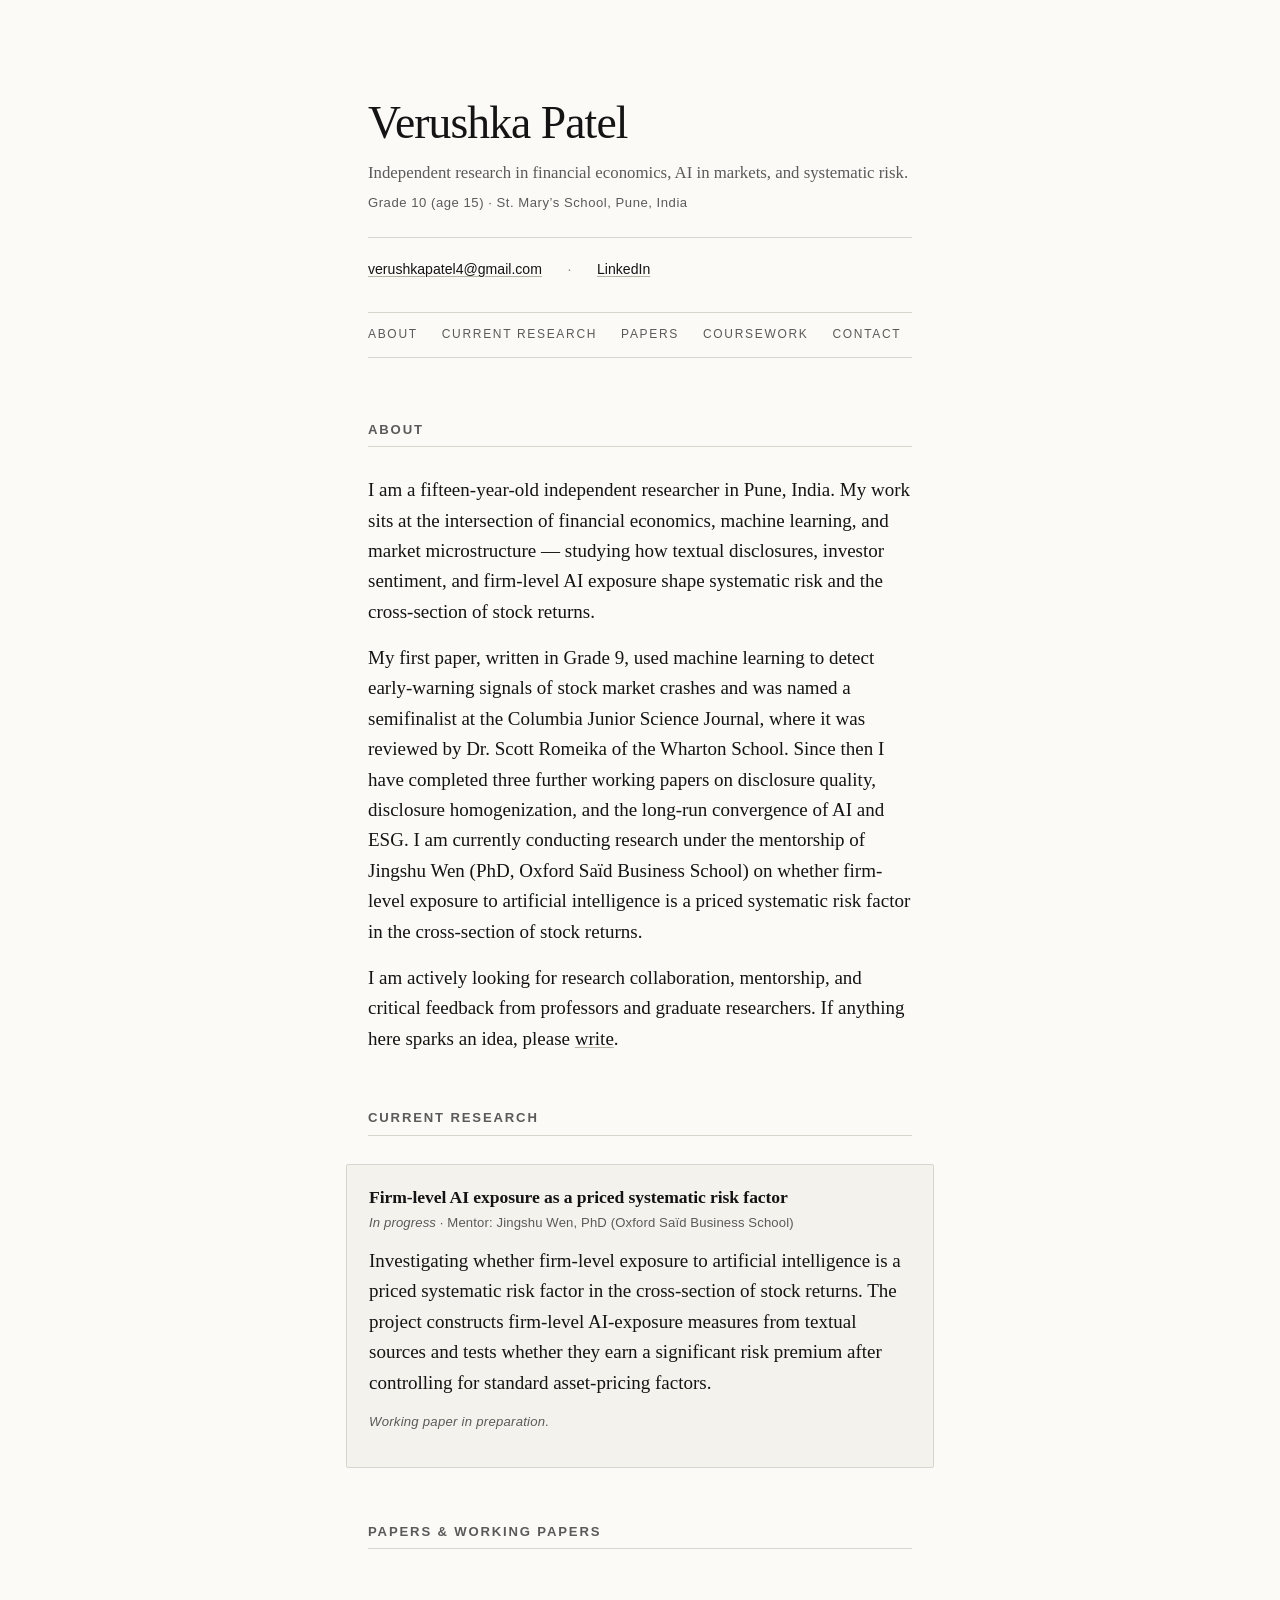
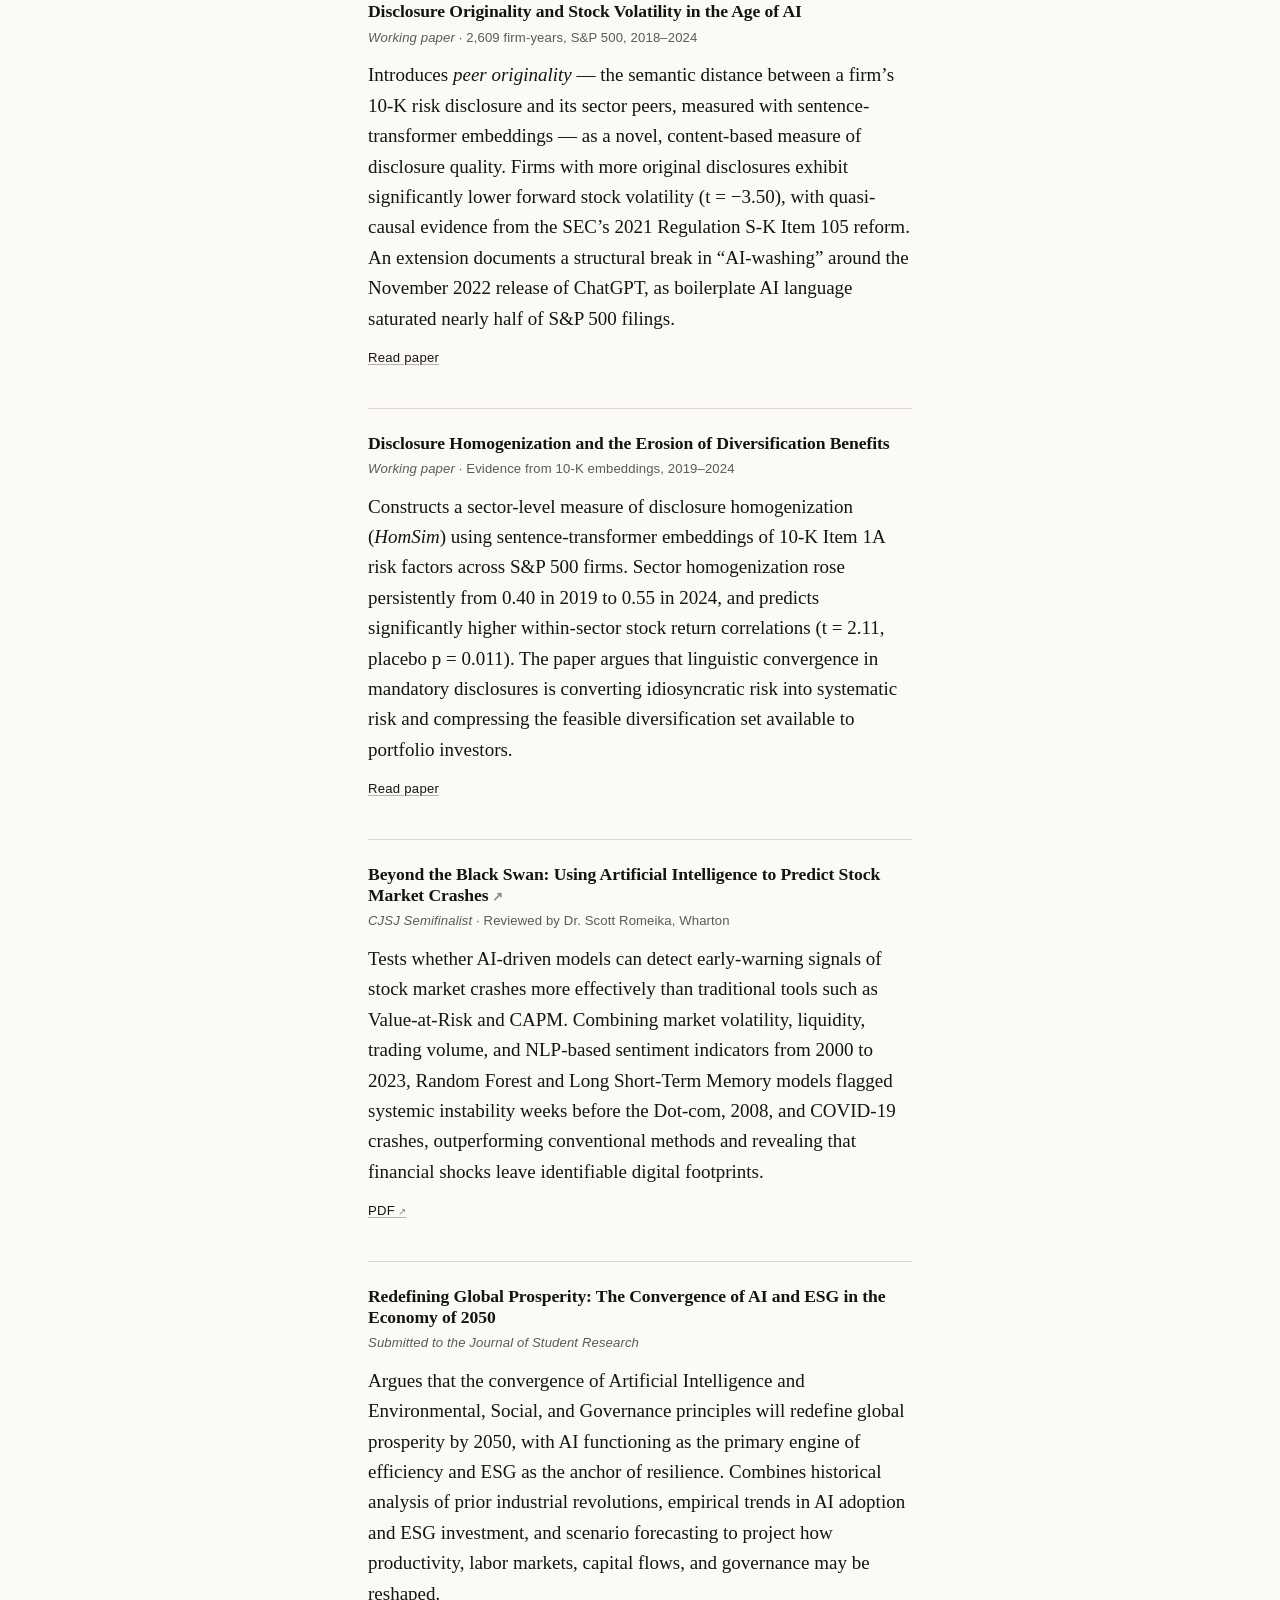
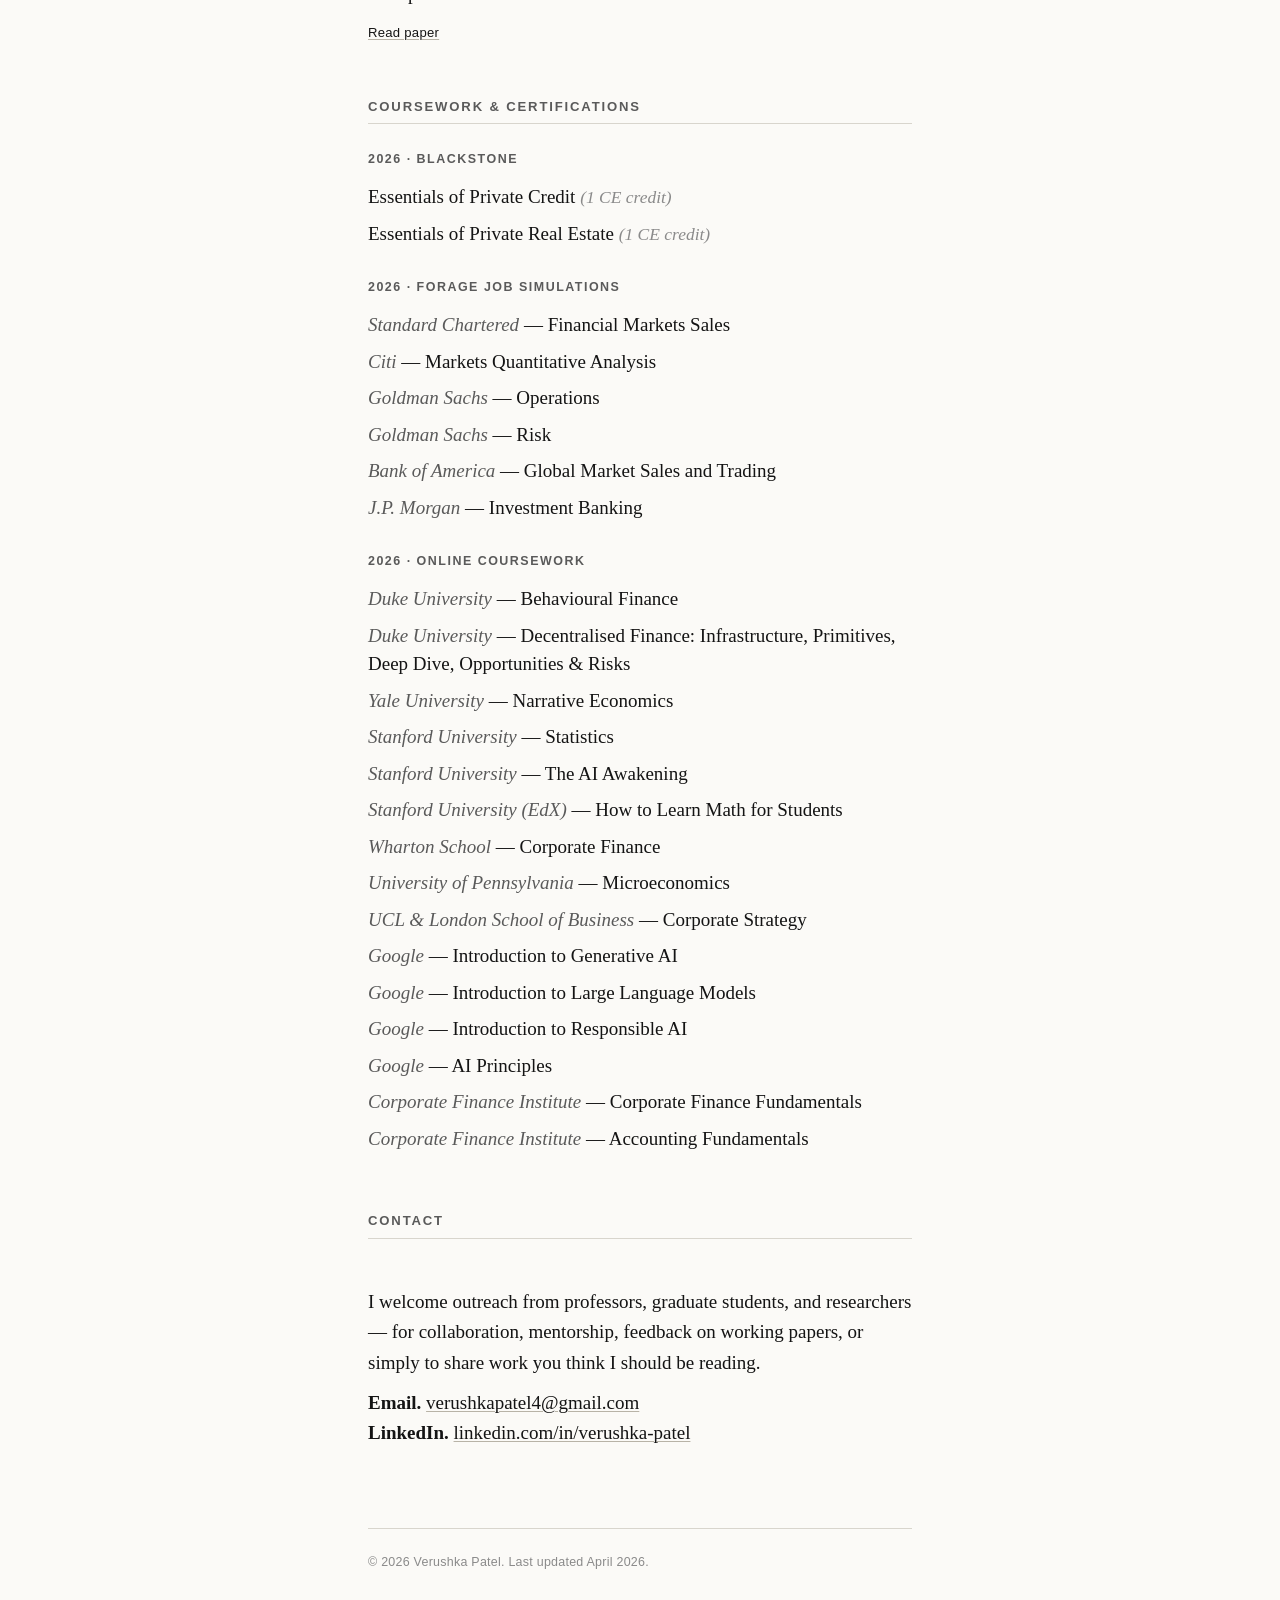
<file: index.html>
<!doctype html>
<html lang="en">
<head>
<meta charset="utf-8">
<meta name="viewport" content="width=device-width, initial-scale=1">
<title>Verushka Patel — Research</title>
<meta name="description" content="Independent research by Verushka Patel, 15, in financial economics, AI in markets, and systematic risk. Working papers on disclosure quality, return co-movement, and AI exposure as a priced risk factor.">
<meta name="author" content="Verushka Patel">
<link rel="icon" href="favicon.svg" type="image/svg+xml">
<link rel="stylesheet" href="styles.css">

<meta property="og:type" content="profile">
<meta property="og:title" content="Verushka Patel — Research">
<meta property="og:description" content="Independent research in financial economics, AI in markets, and systematic risk.">
<meta property="og:locale" content="en_IN">
<meta name="twitter:card" content="summary">

<script type="application/ld+json">
{
  "@context": "https://schema.org",
  "@type": "Person",
  "name": "Verushka Patel",
  "givenName": "Verushka",
  "familyName": "Patel",
  "affiliation": {
    "@type": "EducationalOrganization",
    "name": "St. Mary's School",
    "address": {
      "@type": "PostalAddress",
      "addressLocality": "Pune",
      "addressCountry": "IN"
    }
  },
  "email": "mailto:verushkapatel4@gmail.com",
  "jobTitle": "Independent researcher",
  "sameAs": [
    "https://www.linkedin.com/in/verushka-patel-b65a5130b/"
  ],
  "knowsAbout": [
    "Financial economics",
    "Machine learning in finance",
    "Systematic risk",
    "Corporate disclosure",
    "Asset pricing"
  ]
}
</script>
</head>
<body>
<div class="page">

<header class="intro">
  <h1>Verushka Patel</h1>
  <p class="lede">Independent research in financial economics, AI in markets, and systematic risk.</p>
  <p class="meta">Grade 10 (age 15) &middot; St. Mary&rsquo;s School, Pune, India</p>
  <div class="contact-strip">
    <a href="mailto:verushkapatel4@gmail.com">verushkapatel4@gmail.com</a>
    <span class="sep">&middot;</span>
    <a href="https://www.linkedin.com/in/verushka-patel-b65a5130b/" target="_blank" rel="noopener">LinkedIn</a>
  </div>
  <nav class="anchors" aria-label="Sections">
    <a href="#about">About</a>
    <a href="#research">Current research</a>
    <a href="#publications">Papers</a>
    <a href="#coursework">Coursework</a>
    <a href="#contact">Contact</a>
  </nav>
</header>

<main>

<section id="about">
  <h2>About</h2>
  <p>I am a fifteen-year-old independent researcher in Pune, India. My work sits at the intersection of financial economics, machine learning, and market microstructure &mdash; studying how textual disclosures, investor sentiment, and firm-level AI exposure shape systematic risk and the cross-section of stock returns.</p>
  <p>My first paper, written in Grade 9, used machine learning to detect early-warning signals of stock market crashes and was named a semifinalist at the Columbia Junior Science Journal, where it was reviewed by Dr. Scott Romeika of the Wharton School. Since then I have completed three further working papers on disclosure quality, disclosure homogenization, and the long-run convergence of AI and ESG. I am currently conducting research under the mentorship of Jingshu Wen (PhD, Oxford Sa&iuml;d Business School) on whether firm-level exposure to artificial intelligence is a priced systematic risk factor in the cross-section of stock returns.</p>
  <p>I am actively looking for research collaboration, mentorship, and critical feedback from professors and graduate researchers. If anything here sparks an idea, please <a href="#contact">write</a>.</p>
</section>

<section id="research">
  <h2>Current research</h2>

  <article class="entry current">
    <h3>Firm-level AI exposure as a priced systematic risk factor</h3>
    <p class="byline"><em>In progress</em> &middot; Mentor: Jingshu Wen, PhD (Oxford Sa&iuml;d Business School)</p>
    <p class="summary">Investigating whether firm-level exposure to artificial intelligence is a priced systematic risk factor in the cross-section of stock returns. The project constructs firm-level AI-exposure measures from textual sources and tests whether they earn a significant risk premium after controlling for standard asset-pricing factors.</p>
    <p class="links"><em>Working paper in preparation.</em></p>
  </article>
</section>

<section id="publications">
  <h2>Papers &amp; working papers</h2>

  <article class="entry">
    <h3><a href="papers/disclosure-originality.html">Disclosure Originality and Stock Volatility in the Age of AI</a></h3>
    <p class="byline"><em>Working paper</em> &middot; 2,609 firm-years, S&amp;P 500, 2018&ndash;2024</p>
    <p class="summary">Introduces <em>peer originality</em> &mdash; the semantic distance between a firm&rsquo;s 10-K risk disclosure and its sector peers, measured with sentence-transformer embeddings &mdash; as a novel, content-based measure of disclosure quality. Firms with more original disclosures exhibit significantly lower forward stock volatility (t = &minus;3.50), with quasi-causal evidence from the SEC&rsquo;s 2021 Regulation S-K Item 105 reform. An extension documents a structural break in &ldquo;AI-washing&rdquo; around the November 2022 release of ChatGPT, as boilerplate AI language saturated nearly half of S&amp;P 500 filings.</p>
    <p class="links"><a href="papers/disclosure-originality.html">Read paper</a></p>
  </article>

  <article class="entry">
    <h3><a href="papers/disclosure-homogenization.html">Disclosure Homogenization and the Erosion of Diversification Benefits</a></h3>
    <p class="byline"><em>Working paper</em> &middot; Evidence from 10-K embeddings, 2019&ndash;2024</p>
    <p class="summary">Constructs a sector-level measure of disclosure homogenization (<em>HomSim</em>) using sentence-transformer embeddings of 10-K Item 1A risk factors across S&amp;P 500 firms. Sector homogenization rose persistently from 0.40 in 2019 to 0.55 in 2024, and predicts significantly higher within-sector stock return correlations (t = 2.11, placebo p = 0.011). The paper argues that linguistic convergence in mandatory disclosures is converting idiosyncratic risk into systematic risk and compressing the feasible diversification set available to portfolio investors.</p>
    <p class="links"><a href="papers/disclosure-homogenization.html">Read paper</a></p>
  </article>

  <article class="entry">
    <h3><a href="papers/beyond-the-black-swan.pdf" class="ext">Beyond the Black Swan: Using Artificial Intelligence to Predict Stock Market Crashes</a></h3>
    <p class="byline"><em>CJSJ Semifinalist</em> &middot; Reviewed by Dr. Scott Romeika, Wharton</p>
    <p class="summary">Tests whether AI-driven models can detect early-warning signals of stock market crashes more effectively than traditional tools such as Value-at-Risk and CAPM. Combining market volatility, liquidity, trading volume, and NLP-based sentiment indicators from 2000 to 2023, Random Forest and Long Short-Term Memory models flagged systemic instability weeks before the Dot-com, 2008, and COVID-19 crashes, outperforming conventional methods and revealing that financial shocks leave identifiable digital footprints.</p>
    <p class="links"><a href="papers/beyond-the-black-swan.pdf" class="ext">PDF</a></p>
  </article>

  <article class="entry">
    <h3><a href="papers/convergence-ai-esg.html">Redefining Global Prosperity: The Convergence of AI and ESG in the Economy of 2050</a></h3>
    <p class="byline"><em>Submitted to the Journal of Student Research</em></p>
    <p class="summary">Argues that the convergence of Artificial Intelligence and Environmental, Social, and Governance principles will redefine global prosperity by 2050, with AI functioning as the primary engine of efficiency and ESG as the anchor of resilience. Combines historical analysis of prior industrial revolutions, empirical trends in AI adoption and ESG investment, and scenario forecasting to project how productivity, labor markets, capital flows, and governance may be reshaped.</p>
    <p class="links"><a href="papers/convergence-ai-esg.html">Read paper</a></p>
  </article>
</section>

<section id="coursework">
  <h2>Coursework &amp; certifications</h2>

  <div class="group-block">
    <h3>2026 &middot; Blackstone</h3>
    <ul>
      <li>Essentials of Private Credit <span class="note">(1 CE credit)</span></li>
      <li>Essentials of Private Real Estate <span class="note">(1 CE credit)</span></li>
    </ul>
  </div>

  <div class="group-block">
    <h3>2026 &middot; Forage job simulations</h3>
    <ul>
      <li><span class="inst">Standard Chartered</span> &mdash; Financial Markets Sales</li>
      <li><span class="inst">Citi</span> &mdash; Markets Quantitative Analysis</li>
      <li><span class="inst">Goldman Sachs</span> &mdash; Operations</li>
      <li><span class="inst">Goldman Sachs</span> &mdash; Risk</li>
      <li><span class="inst">Bank of America</span> &mdash; Global Market Sales and Trading</li>
      <li><span class="inst">J.P. Morgan</span> &mdash; Investment Banking</li>
    </ul>
  </div>

  <div class="group-block">
    <h3>2026 &middot; Online coursework</h3>
    <ul>
      <li><span class="inst">Duke University</span> &mdash; Behavioural Finance</li>
      <li><span class="inst">Duke University</span> &mdash; Decentralised Finance: Infrastructure, Primitives, Deep Dive, Opportunities &amp; Risks</li>
      <li><span class="inst">Yale University</span> &mdash; Narrative Economics</li>
      <li><span class="inst">Stanford University</span> &mdash; Statistics</li>
      <li><span class="inst">Stanford University</span> &mdash; The AI Awakening</li>
      <li><span class="inst">Stanford University (EdX)</span> &mdash; How to Learn Math for Students</li>
      <li><span class="inst">Wharton School</span> &mdash; Corporate Finance</li>
      <li><span class="inst">University of Pennsylvania</span> &mdash; Microeconomics</li>
      <li><span class="inst">UCL &amp; London School of Business</span> &mdash; Corporate Strategy</li>
      <li><span class="inst">Google</span> &mdash; Introduction to Generative AI</li>
      <li><span class="inst">Google</span> &mdash; Introduction to Large Language Models</li>
      <li><span class="inst">Google</span> &mdash; Introduction to Responsible AI</li>
      <li><span class="inst">Google</span> &mdash; AI Principles</li>
      <li><span class="inst">Corporate Finance Institute</span> &mdash; Corporate Finance Fundamentals</li>
      <li><span class="inst">Corporate Finance Institute</span> &mdash; Accounting Fundamentals</li>
    </ul>
  </div>
</section>

<section id="contact">
  <h2>Contact</h2>
  <div class="contact-block">
    <p>I welcome outreach from professors, graduate students, and researchers &mdash; for collaboration, mentorship, feedback on working papers, or simply to share work you think I should be reading.</p>
    <p>
      <strong>Email.</strong> <a href="mailto:verushkapatel4@gmail.com">verushkapatel4@gmail.com</a><br>
      <strong>LinkedIn.</strong> <a href="https://www.linkedin.com/in/verushka-patel-b65a5130b/" target="_blank" rel="noopener">linkedin.com/in/verushka-patel</a>
    </p>
  </div>
</section>

</main>

<footer class="site">
  <p>&copy; <span id="y"></span> Verushka Patel. Last updated April 2026.</p>
</footer>

<script>document.getElementById('y').textContent = new Date().getFullYear();</script>

</div>
</body>
</html>
</file>
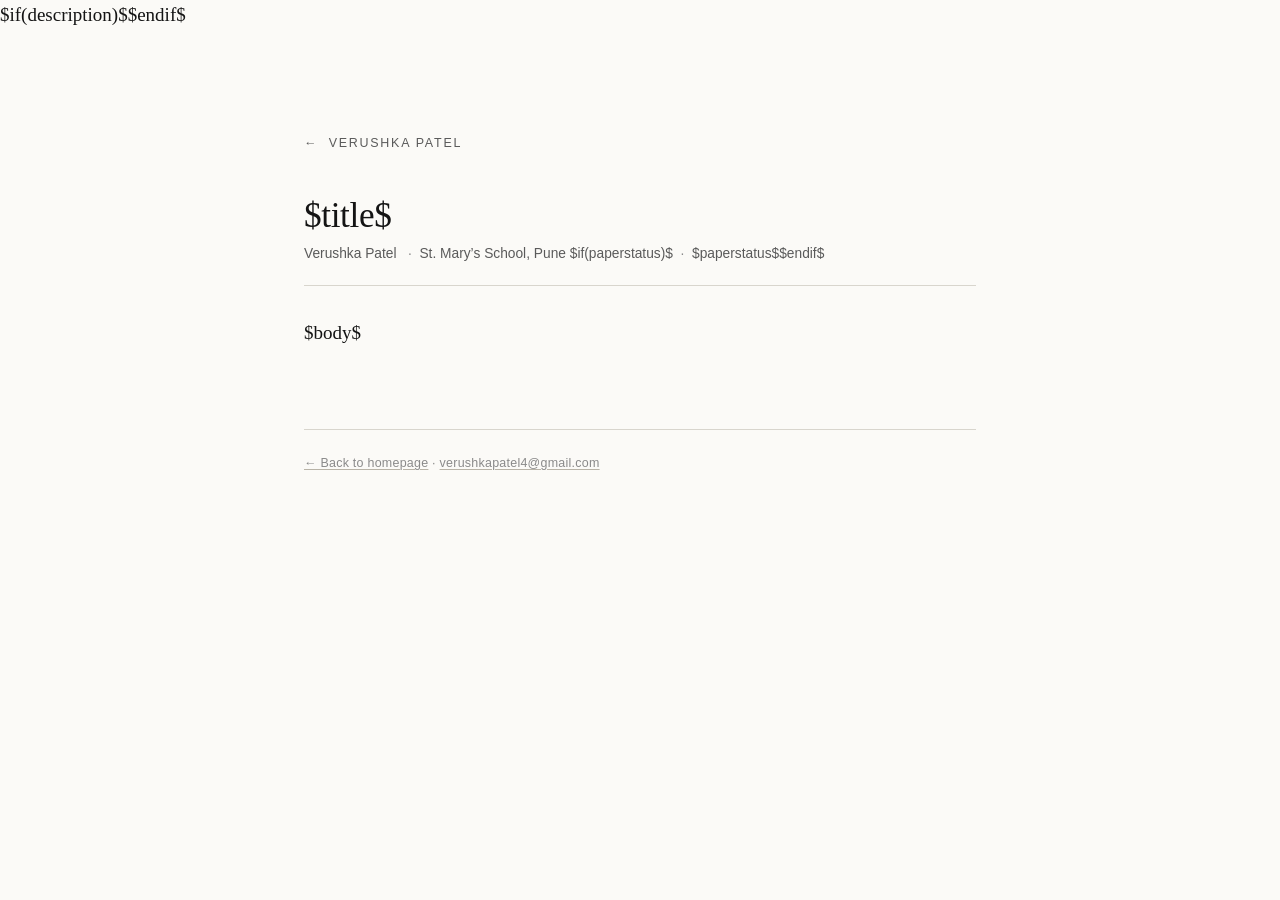
<file: .build/paper-template.html>
<!doctype html>
<html lang="en">
<head>
<meta charset="utf-8">
<meta name="viewport" content="width=device-width, initial-scale=1">
<title>$title$ — Verushka Patel</title>
$if(description)$<meta name="description" content="$description$">$endif$
<meta name="author" content="Verushka Patel">
<link rel="icon" href="../favicon.svg" type="image/svg+xml">
<link rel="stylesheet" href="../styles.css">
</head>
<body>
<div class="page paper-page">
<a class="back" href="../">Verushka Patel</a>

<header>
<h1>$title$</h1>
<p class="paper-meta">
<span>Verushka Patel</span>
<span>St. Mary&rsquo;s School, Pune</span>
$if(paperstatus)$<span>$paperstatus$</span>$endif$
</p>
</header>

<div class="body">
$body$
</div>

<footer class="site">
<p><a href="../">&larr; Back to homepage</a> &middot; <a href="mailto:verushkapatel4@gmail.com">verushkapatel4@gmail.com</a></p>
</footer>

</div>
</body>
</html>
</file>
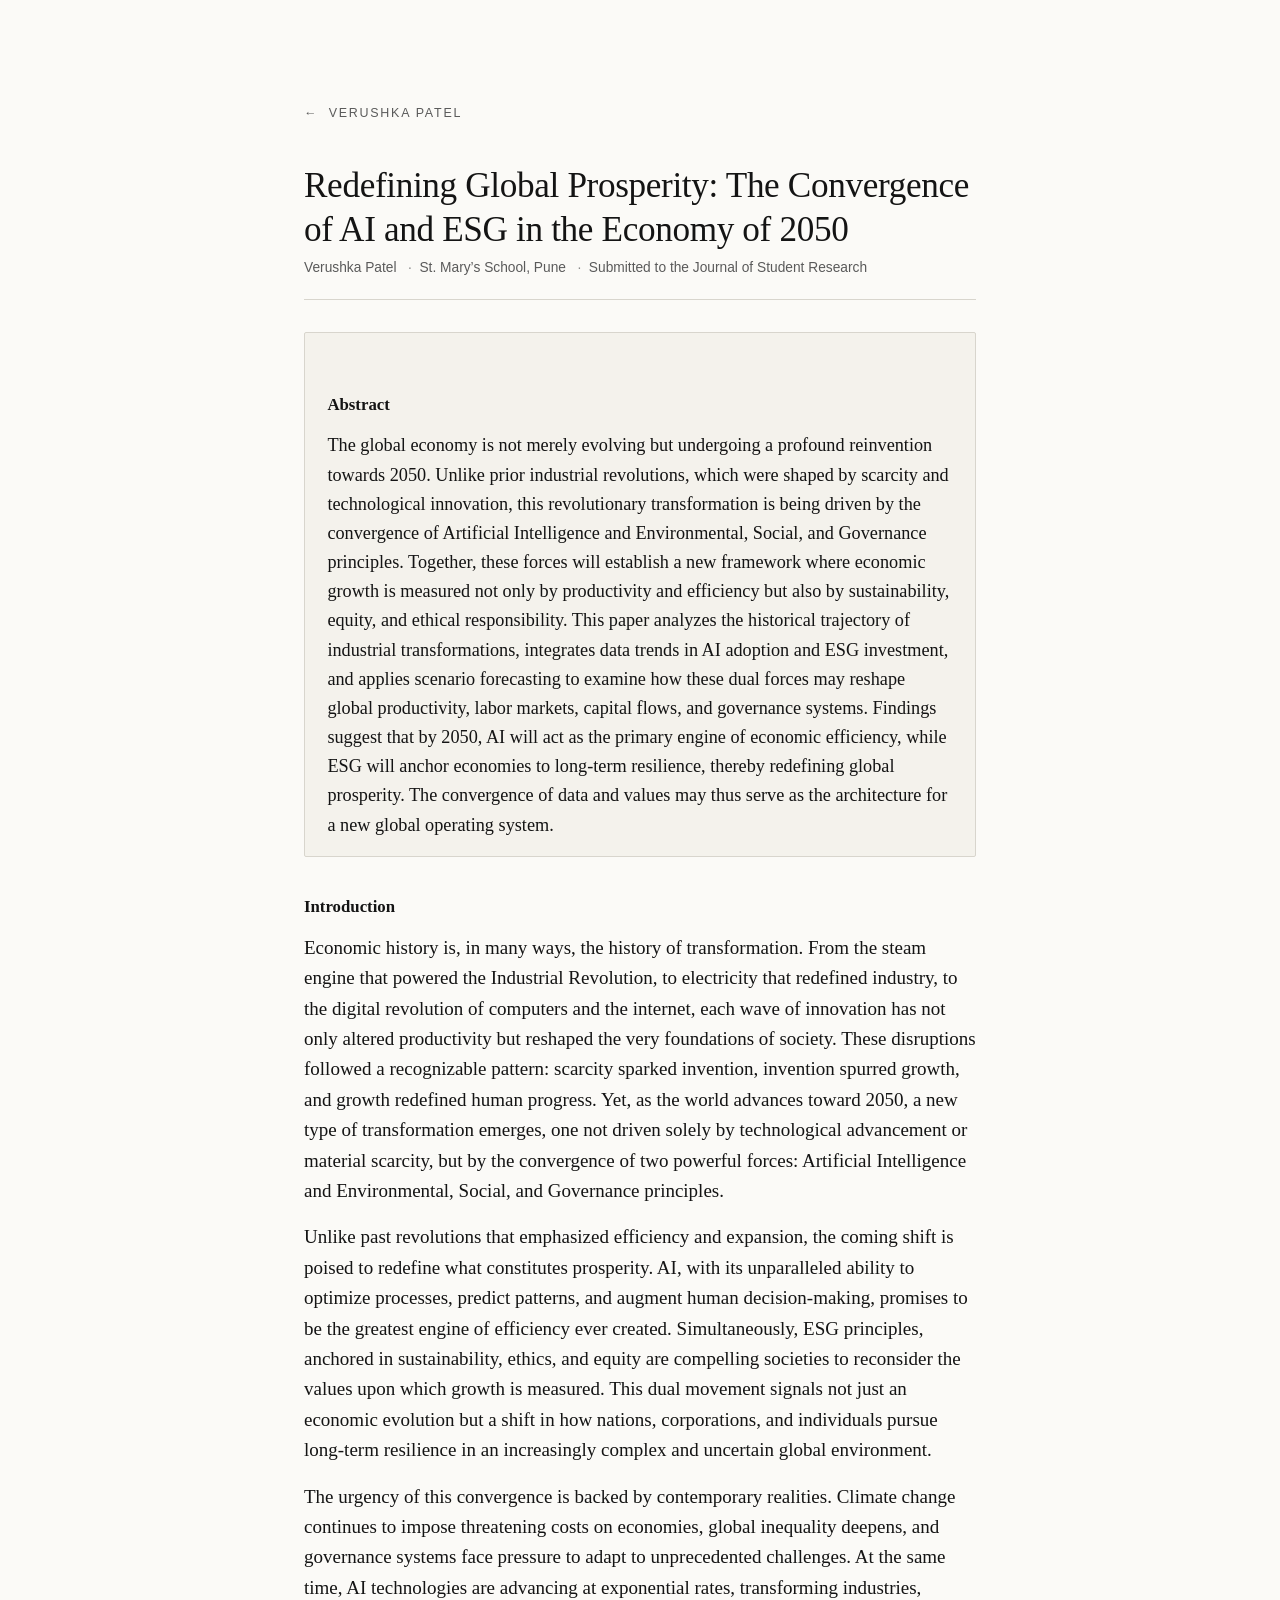
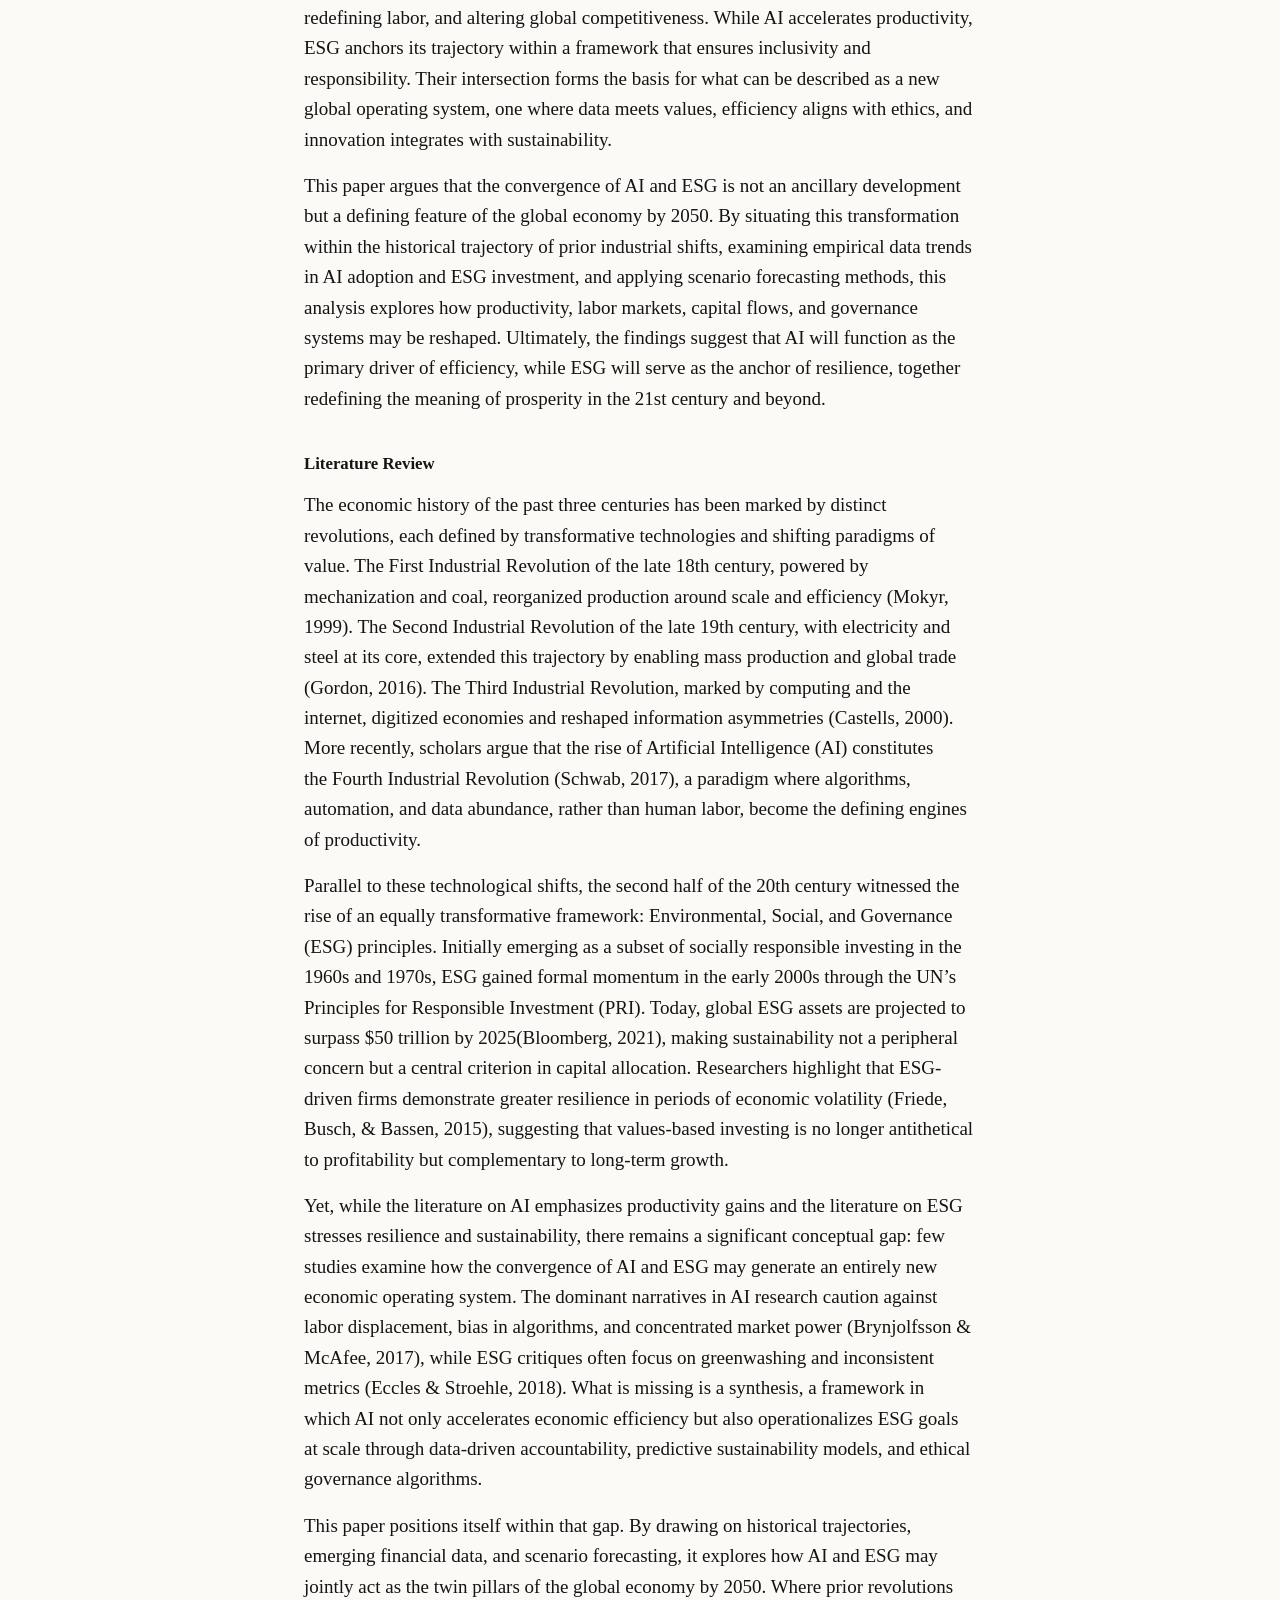
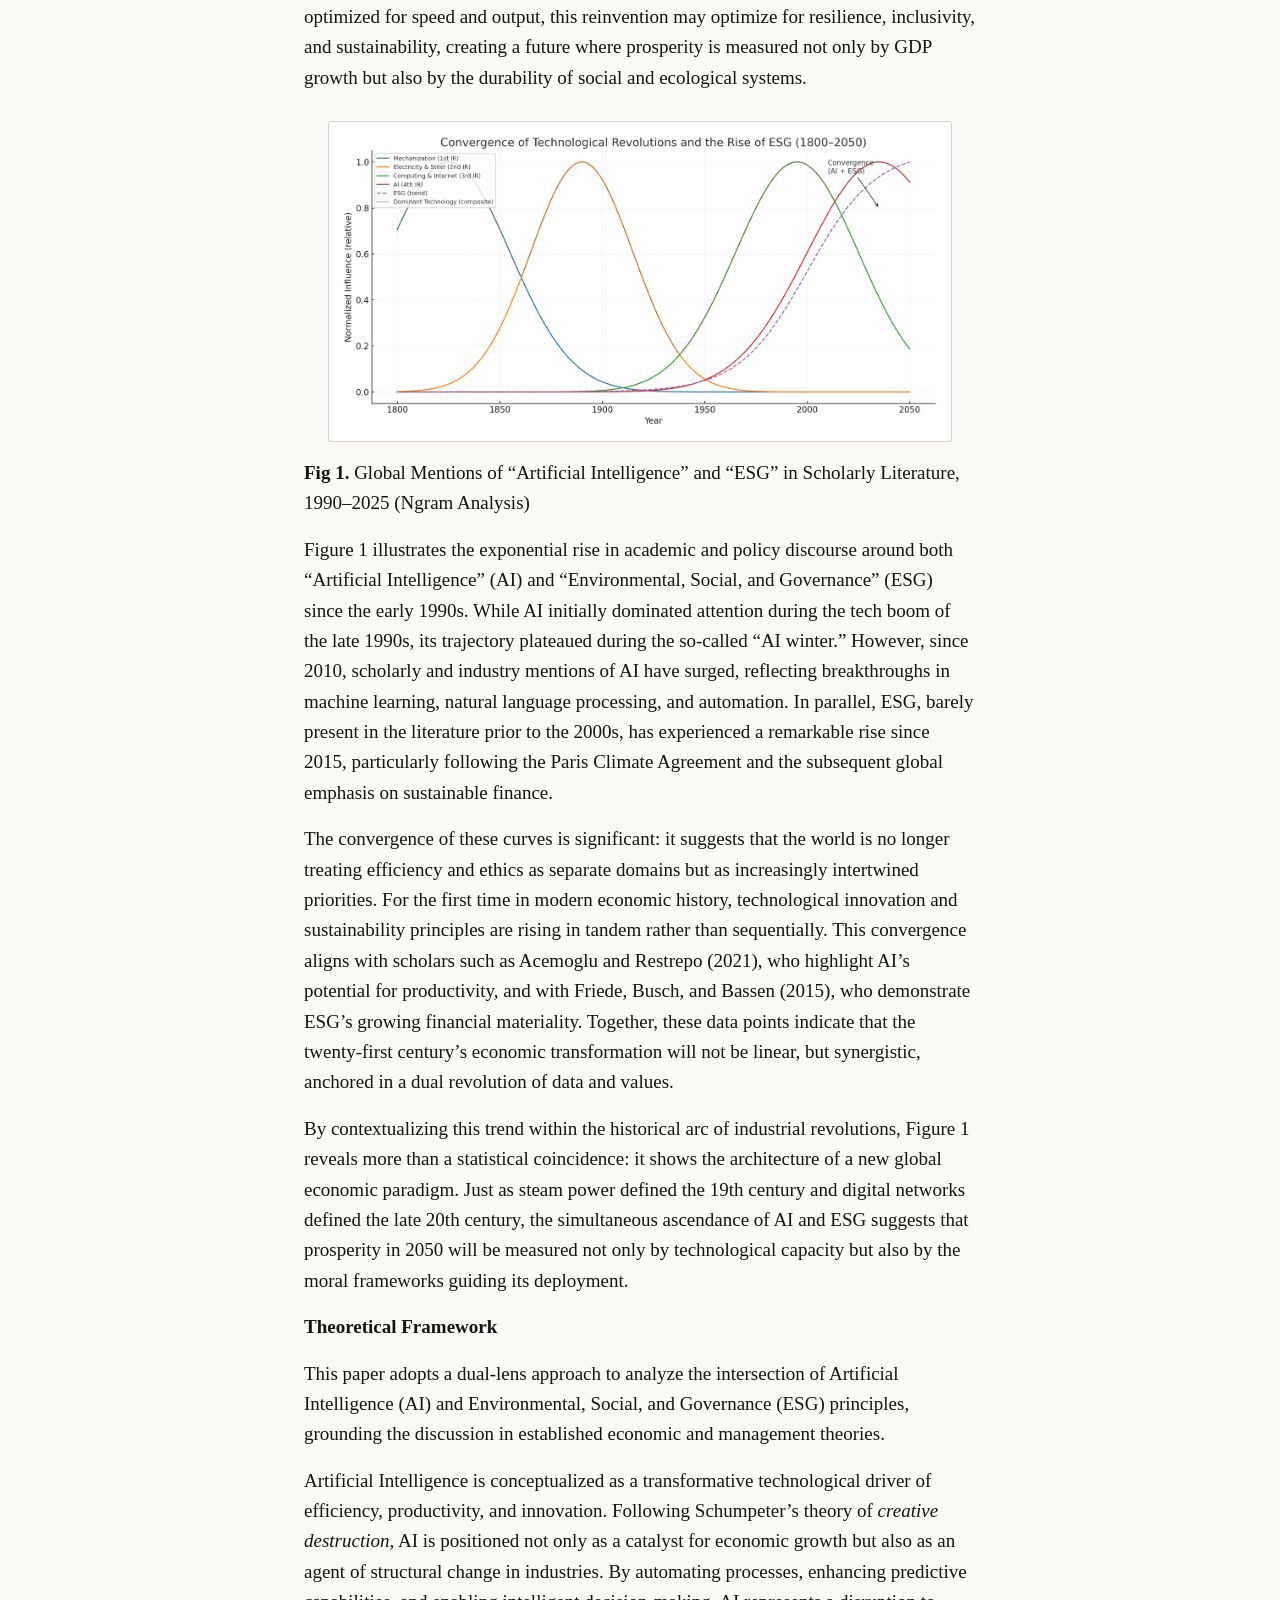
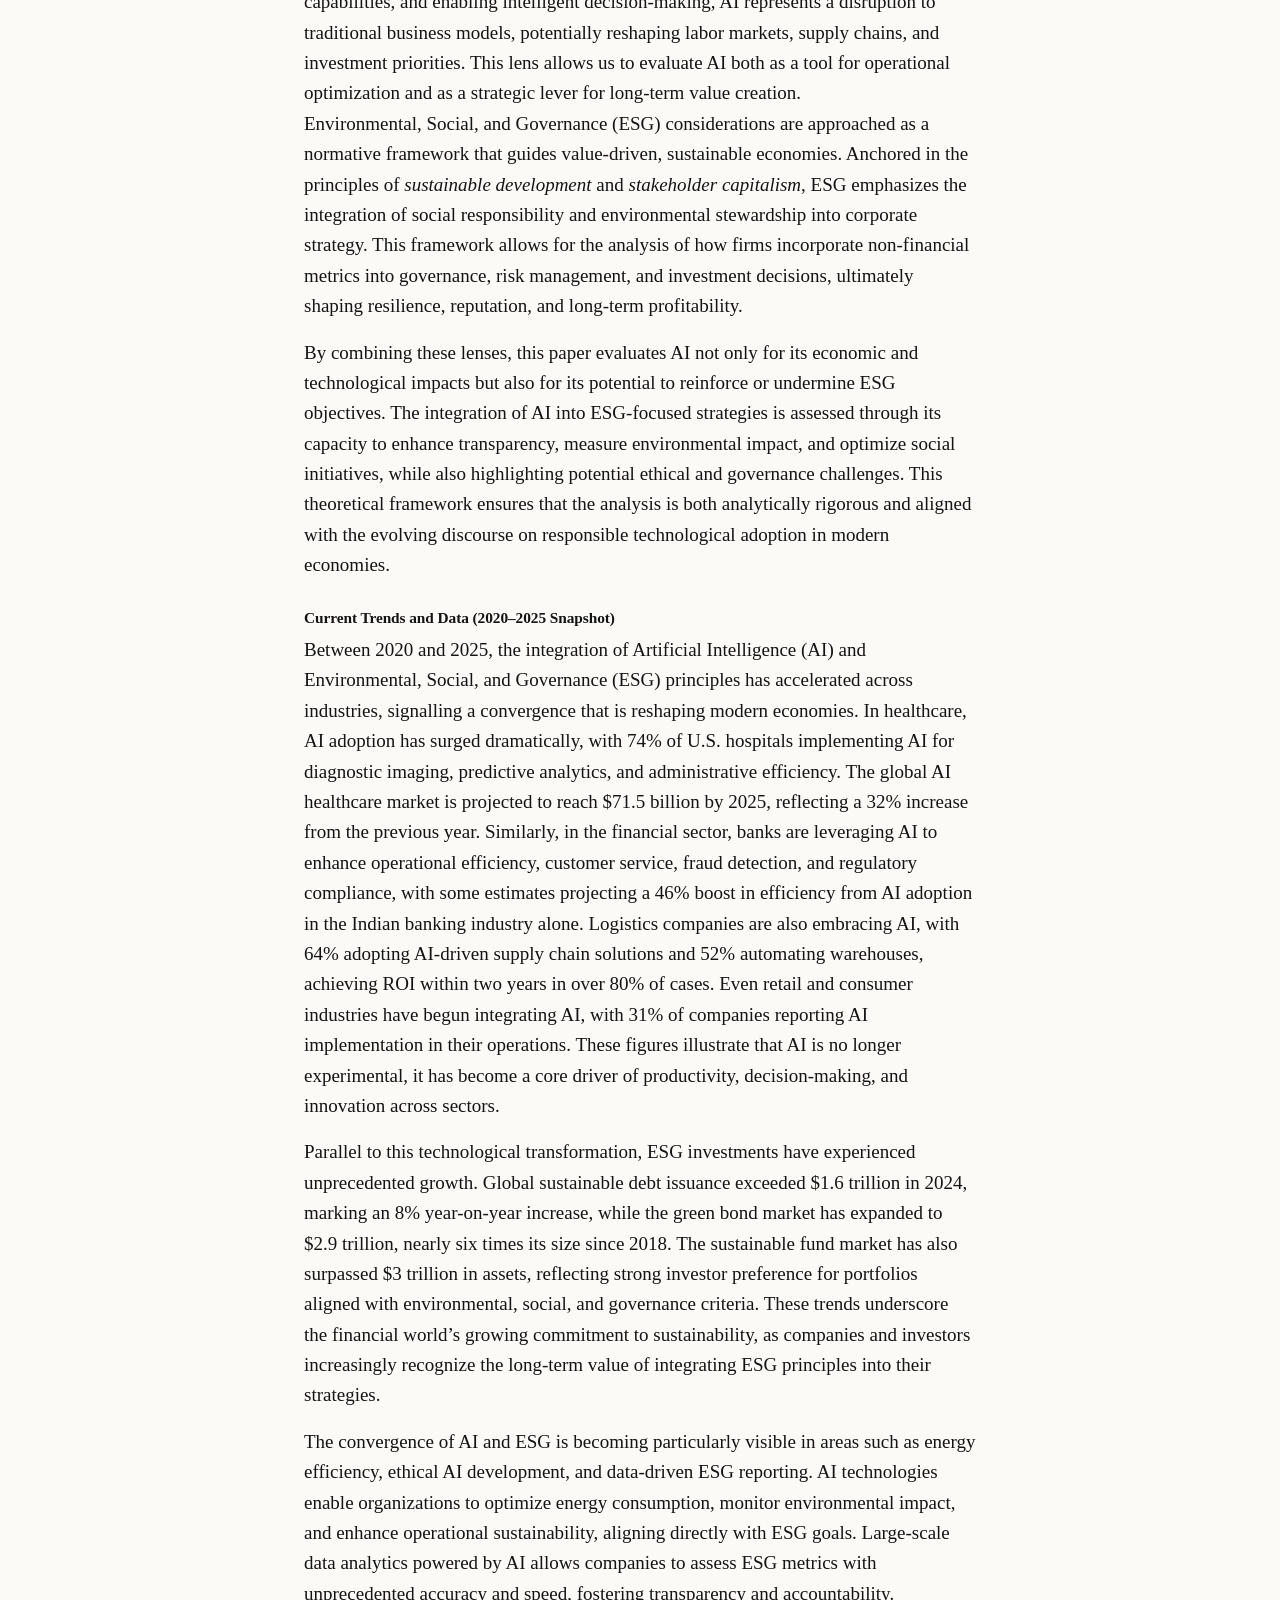
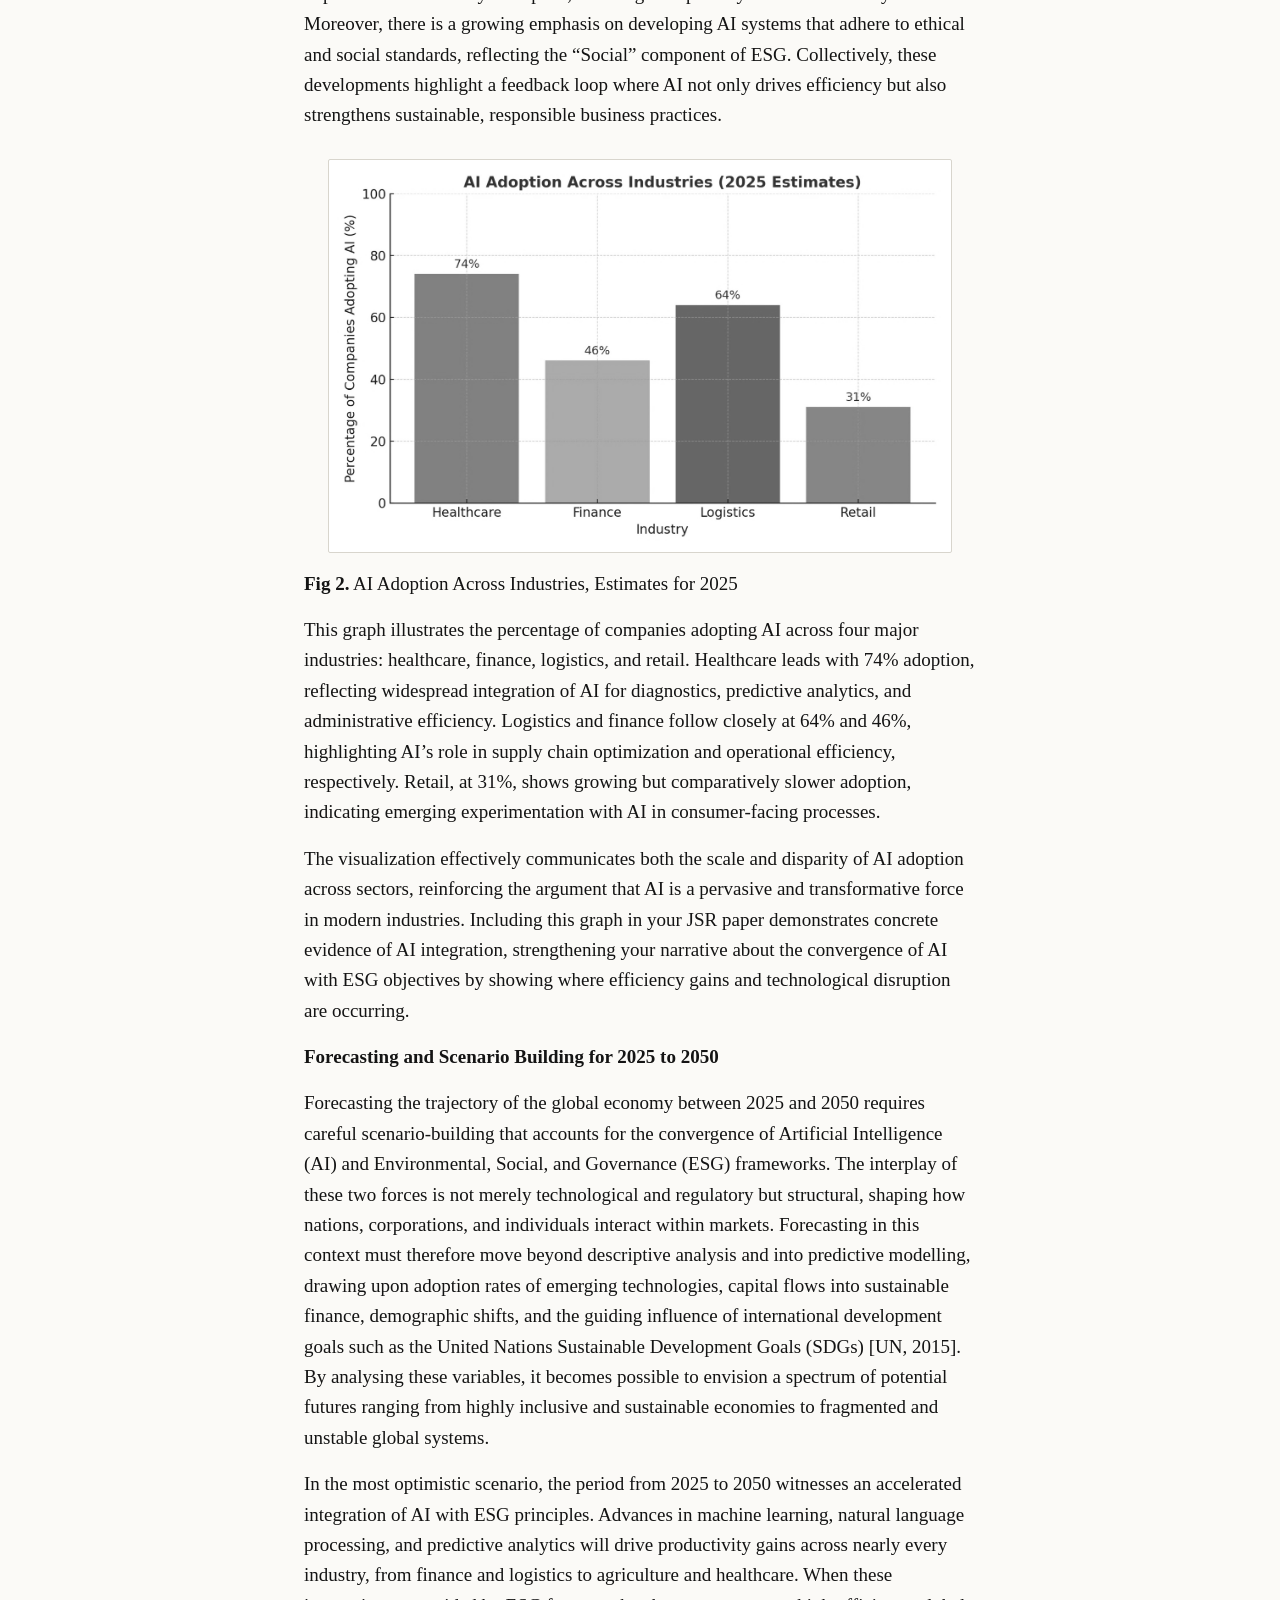
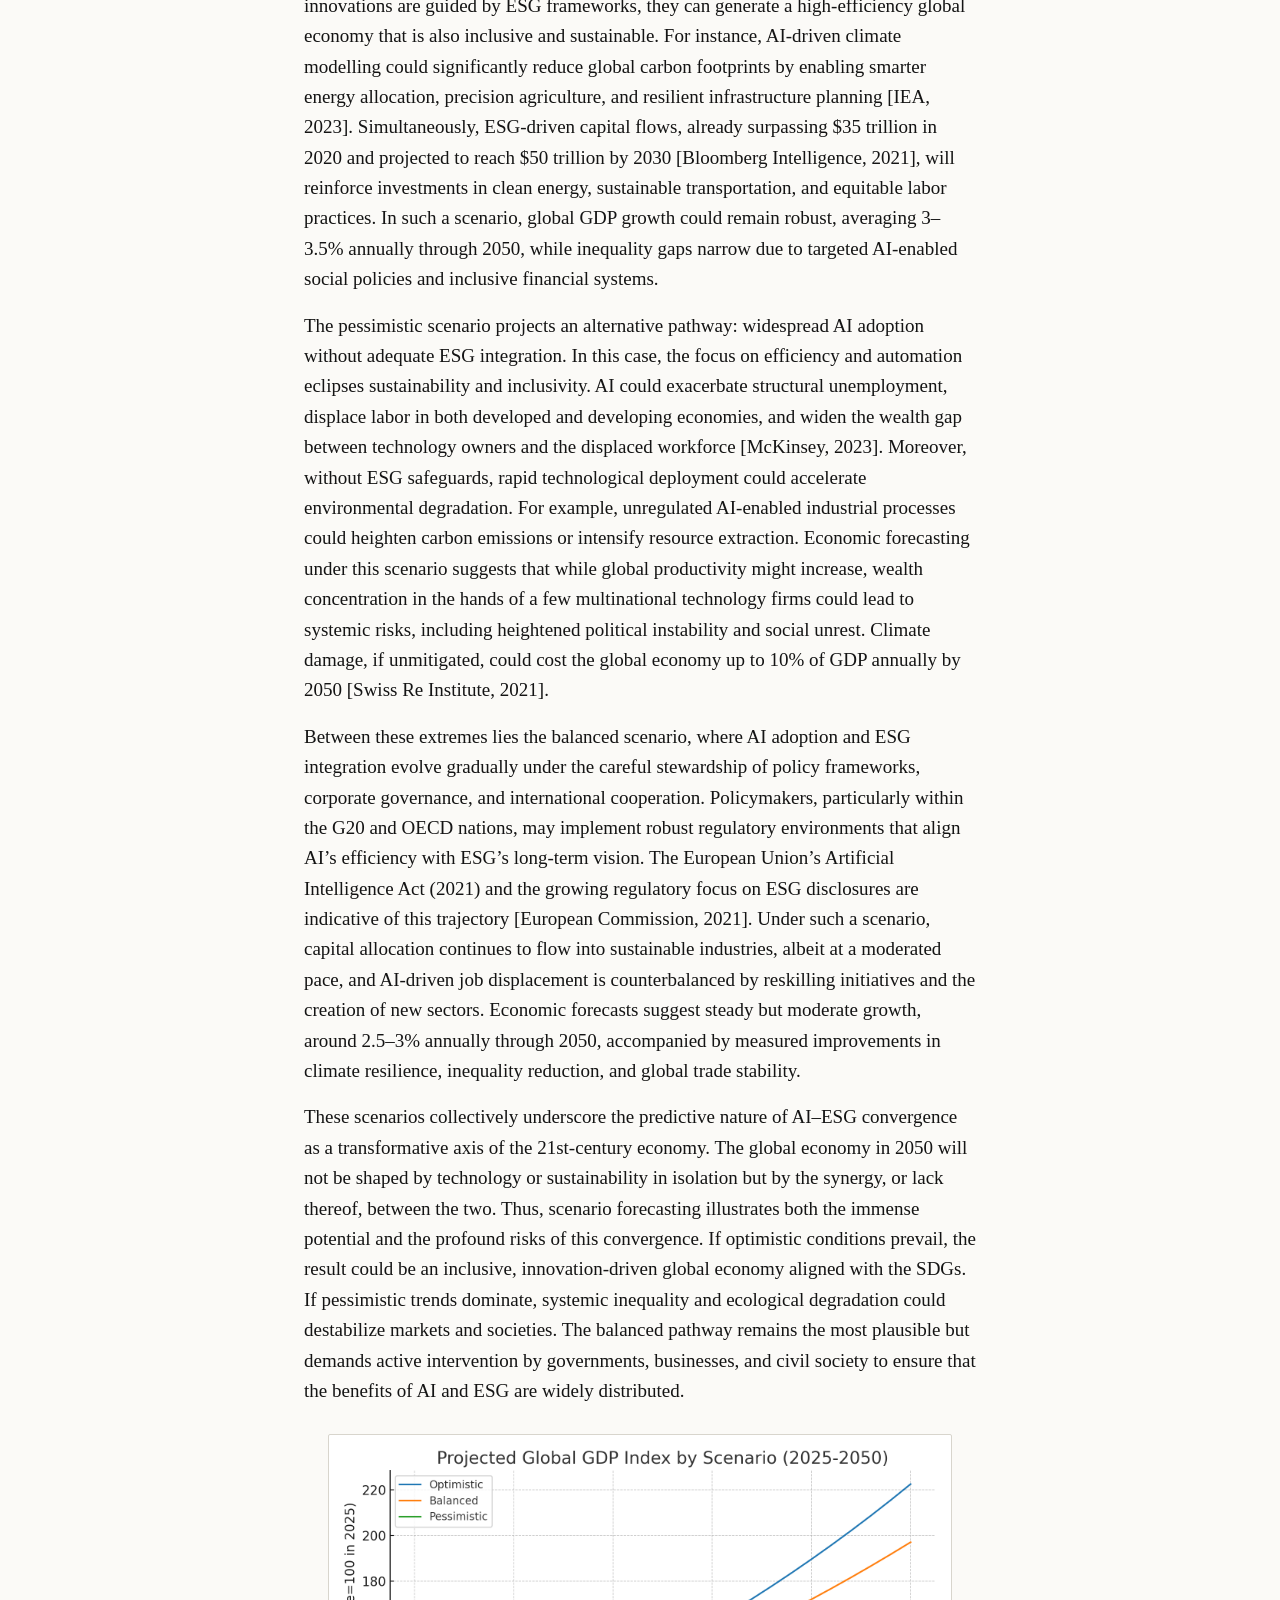
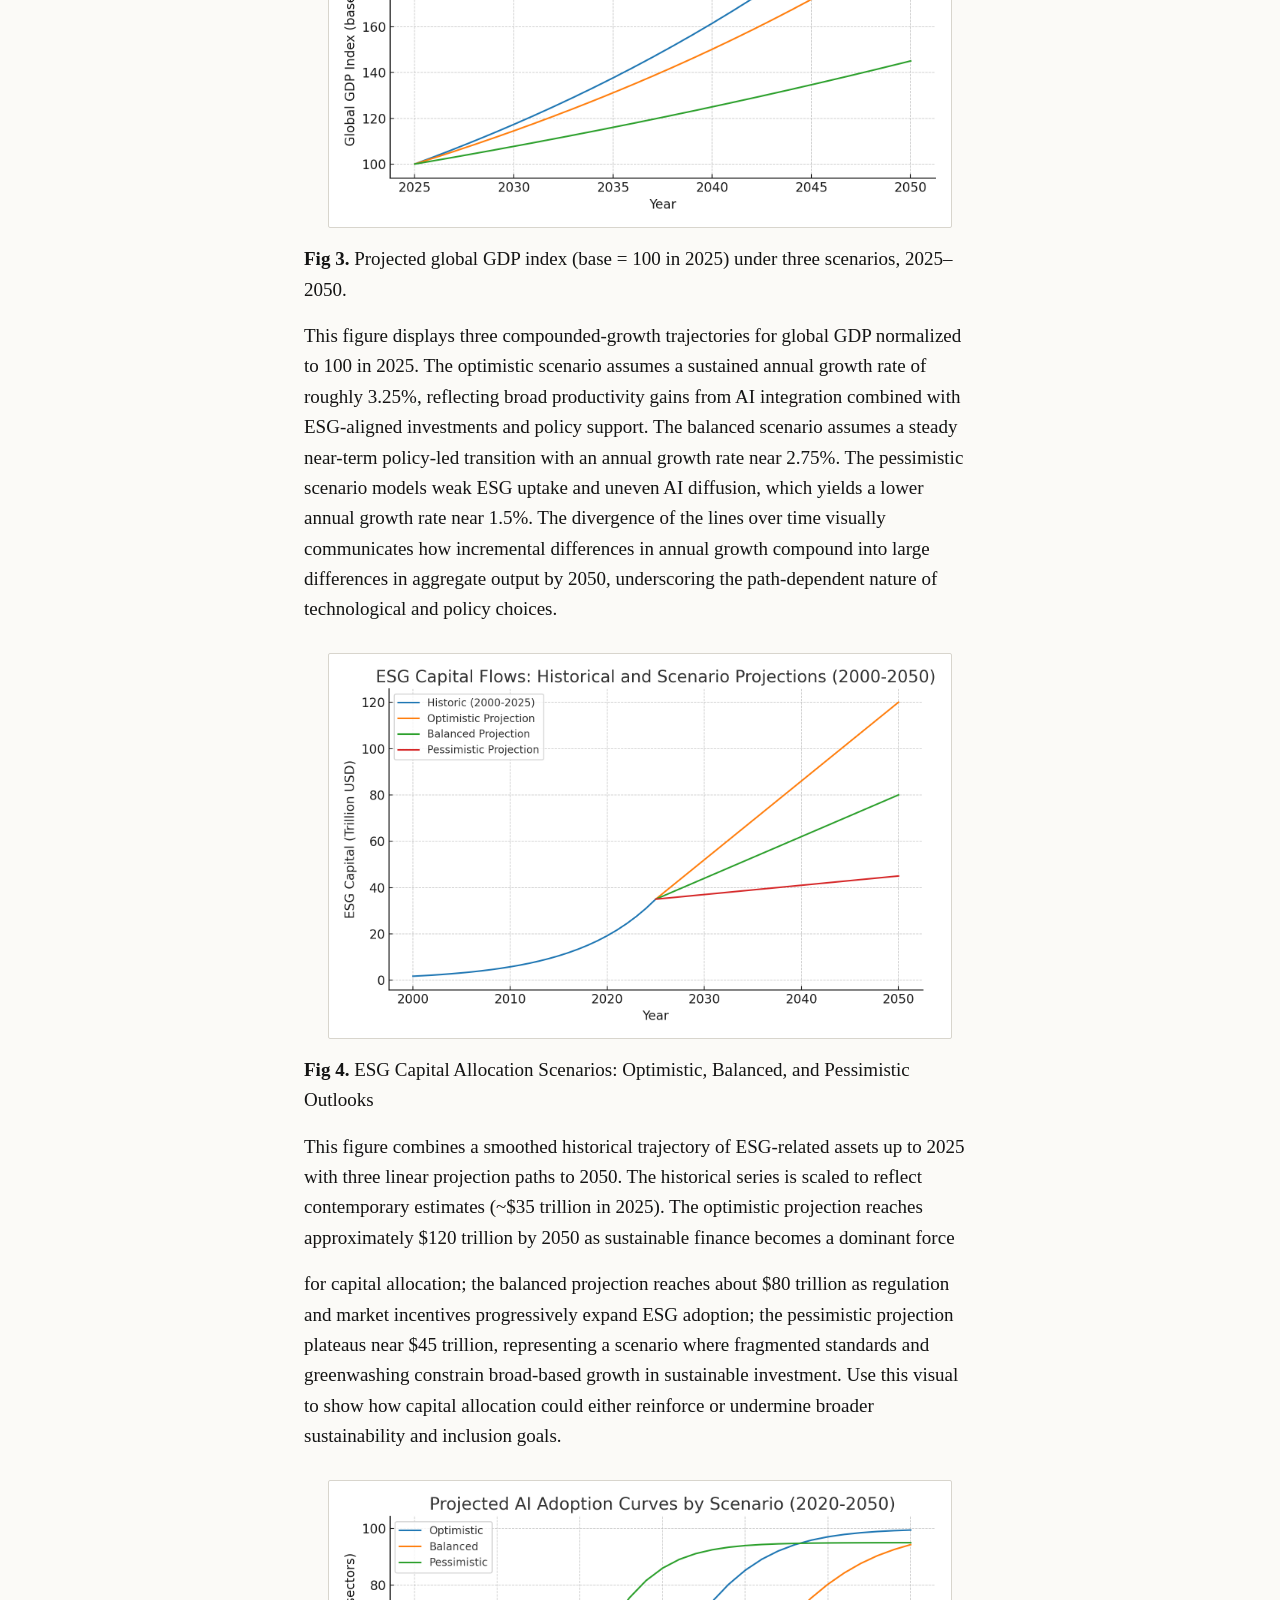
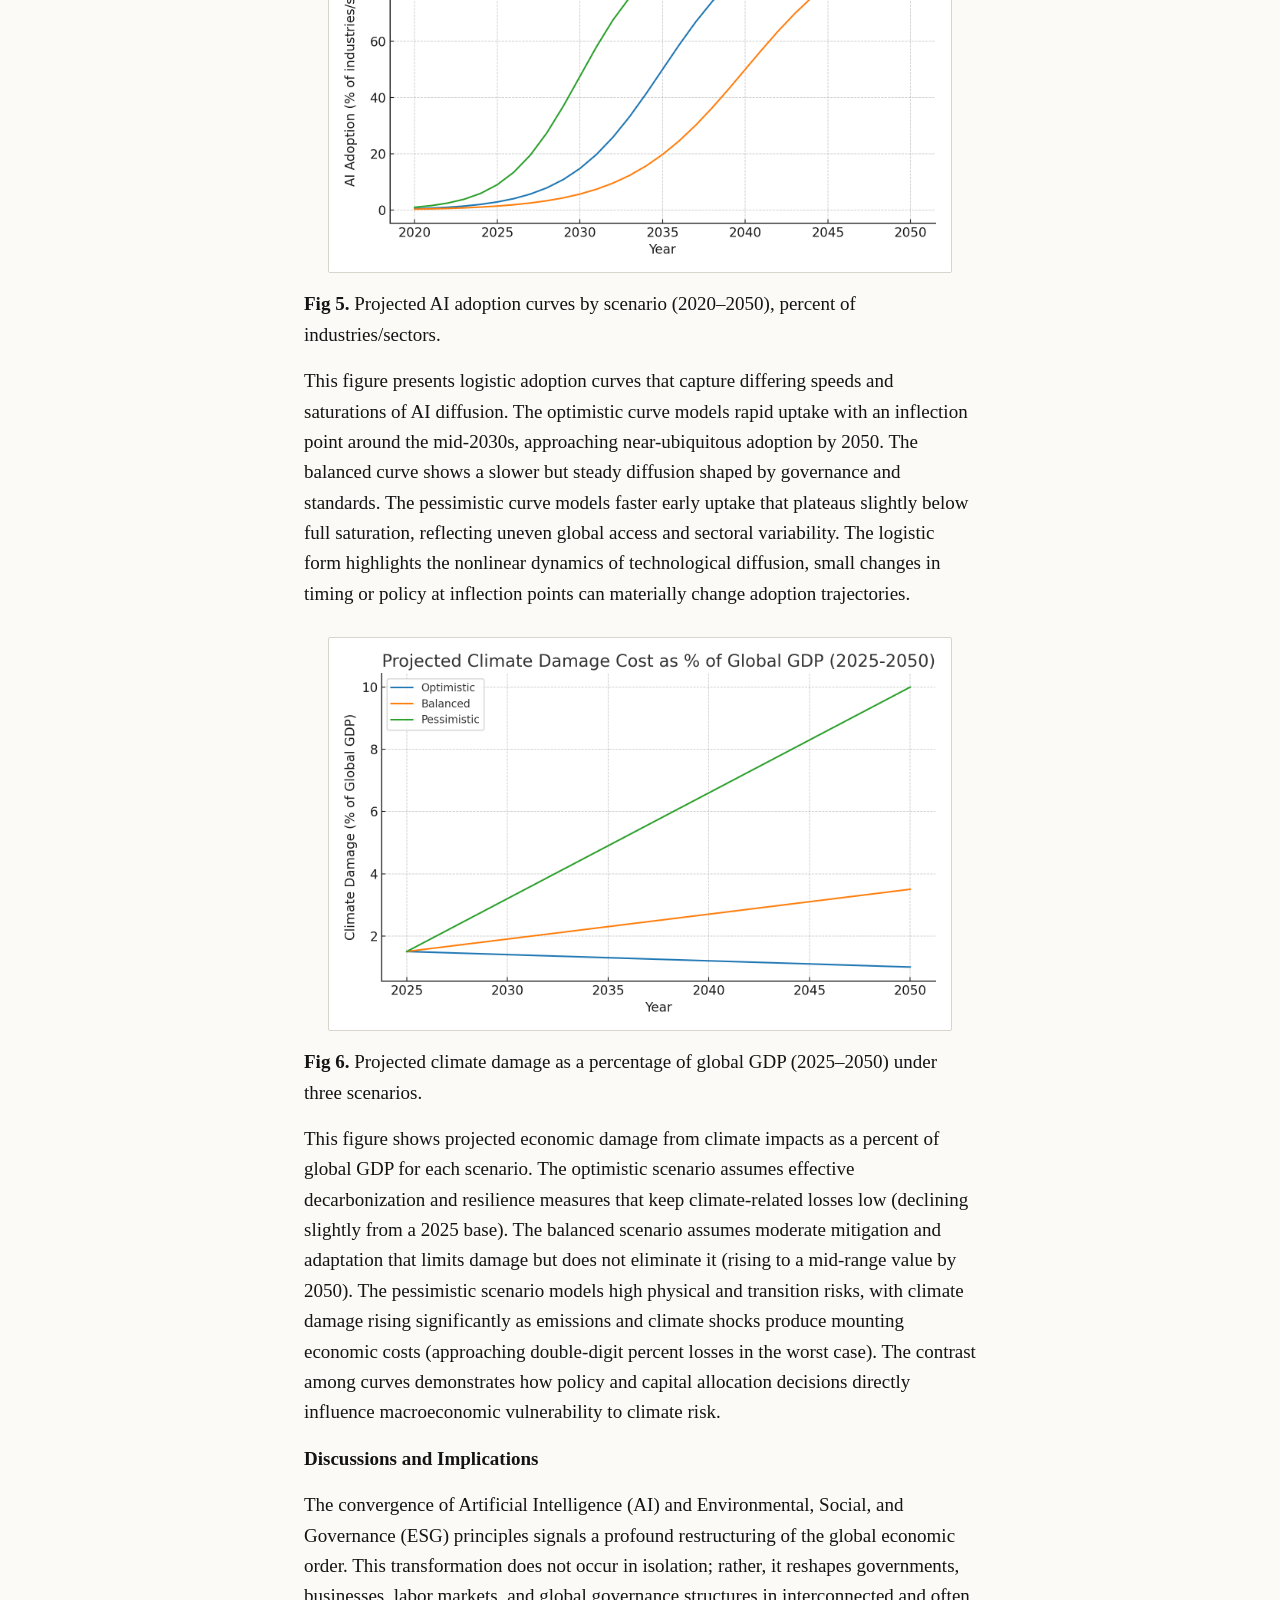
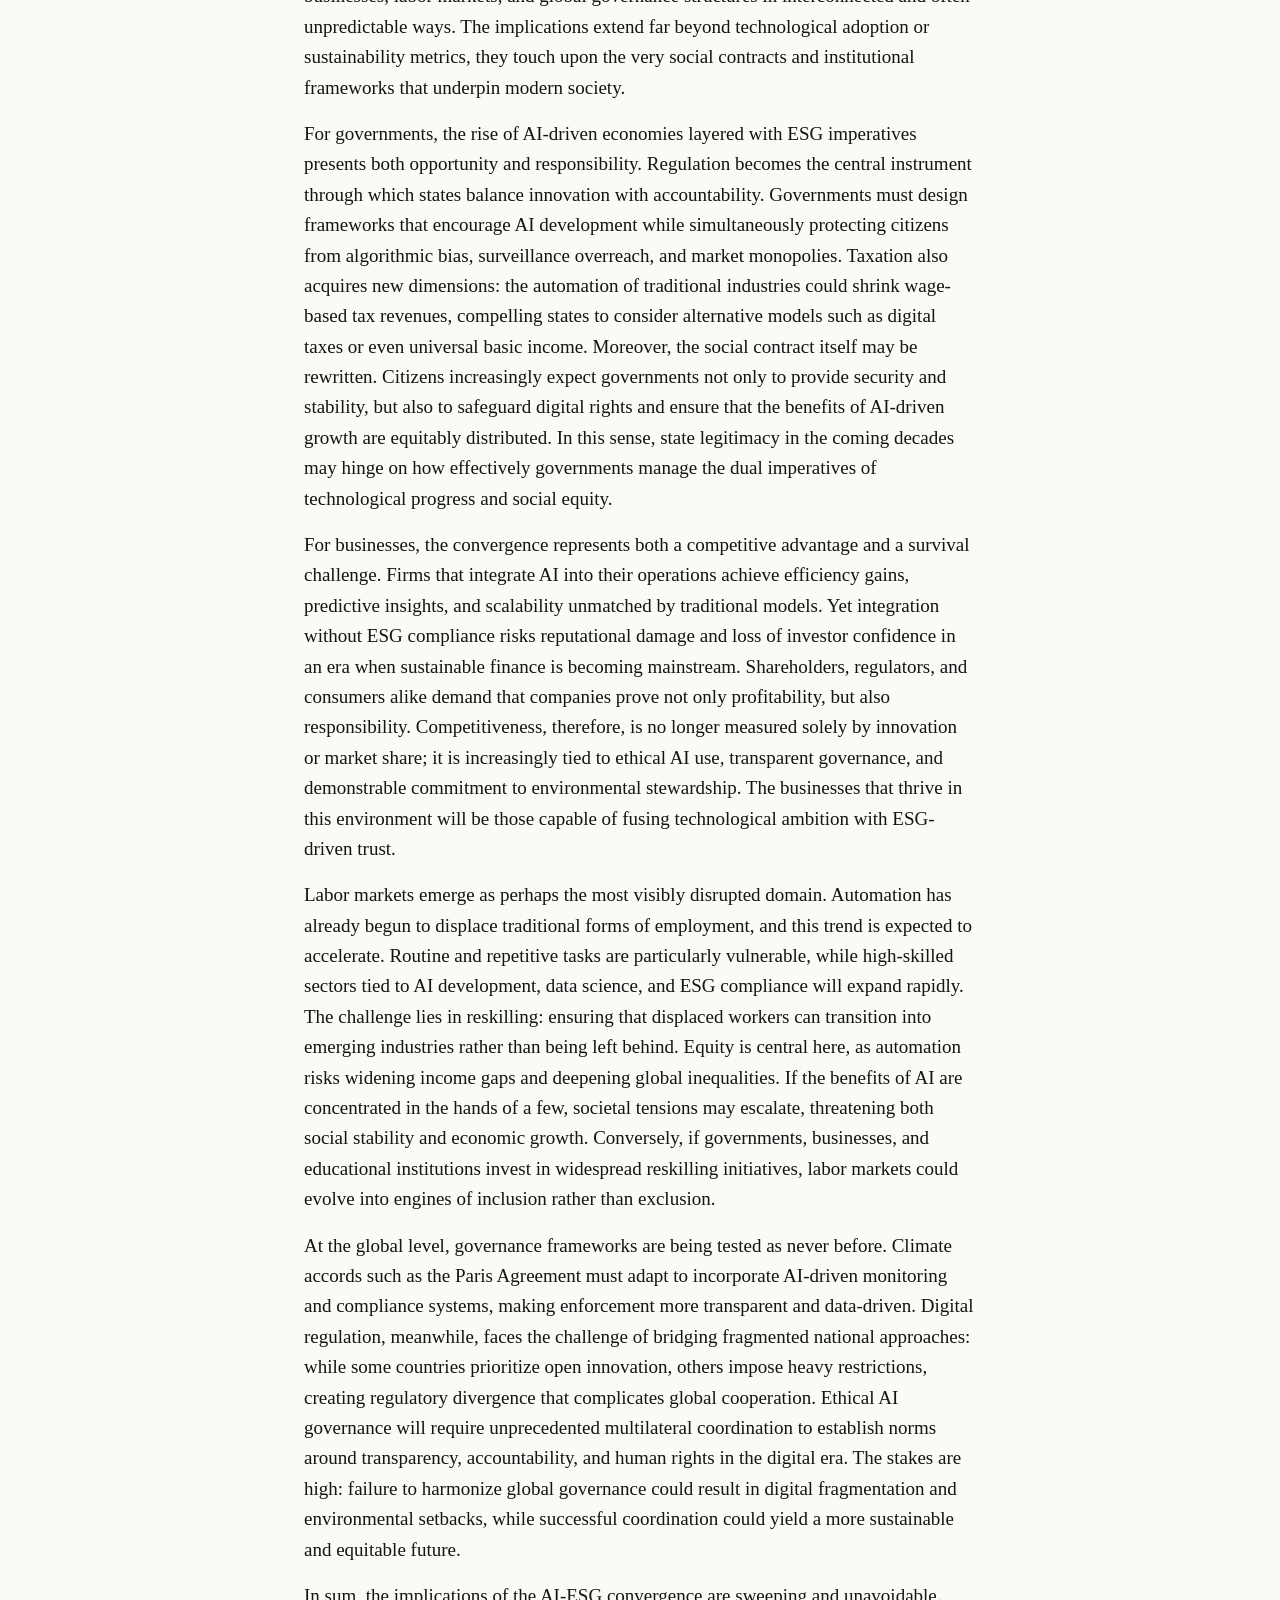
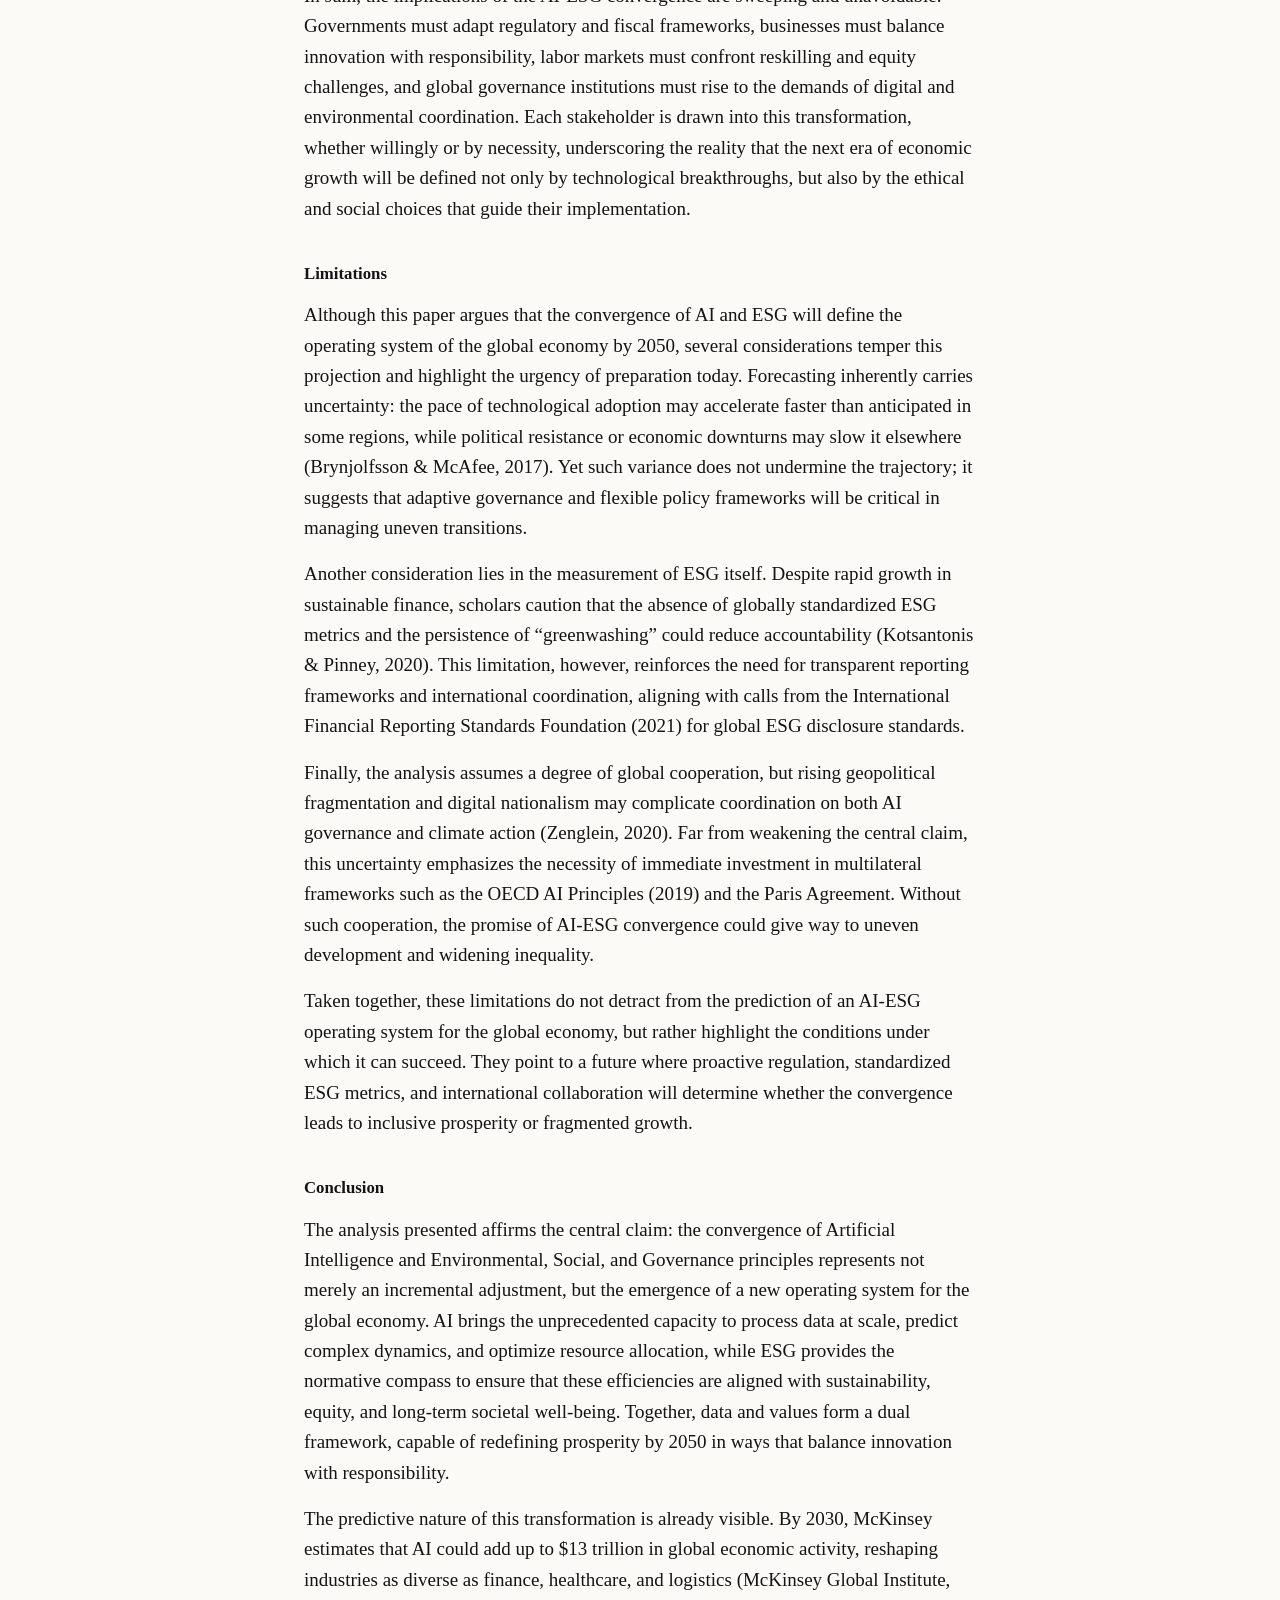
<file: papers/convergence-ai-esg.html>
<!doctype html>
<html lang="en">
<head>
<meta charset="utf-8">
<meta name="viewport" content="width=device-width, initial-scale=1">
<title>Redefining Global Prosperity: The Convergence of AI and ESG in
the Economy of 2050 — Verushka Patel</title>
<meta name="description" content="Scenario forecasting of how the
convergence of AI and ESG will reshape productivity, labor, capital
flows, and governance by 2050.">
<meta name="author" content="Verushka Patel">
<link rel="icon" href="../favicon.svg" type="image/svg+xml">
<link rel="stylesheet" href="../styles.css">
</head>
<body>
<div class="page paper-page">
<a class="back" href="../">Verushka Patel</a>

<header>
<h1>Redefining Global Prosperity: The Convergence of AI and ESG in the
Economy of 2050</h1>
<p class="paper-meta">
<span>Verushka Patel</span>
<span>St. Mary&rsquo;s School, Pune</span>
<span>Submitted to the Journal of Student Research</span>
</p>
</header>

<div class="body">
<section class="abstract">
<h2>Abstract</h2>
<p>The global economy is not merely evolving but undergoing a profound
reinvention towards 2050. Unlike prior industrial revolutions, which
were shaped by scarcity and technological innovation, this revolutionary
transformation is being driven by the convergence of Artificial
Intelligence and Environmental, Social, and Governance principles.
Together, these forces will establish a new framework where economic
growth is measured not only by productivity and efficiency but also by
sustainability, equity, and ethical responsibility. This paper analyzes
the historical trajectory of industrial transformations, integrates data
trends in AI adoption and ESG investment, and applies scenario
forecasting to examine how these dual forces may reshape global
productivity, labor markets, capital flows, and governance systems.
Findings suggest that by 2050, AI will act as the primary engine of
economic efficiency, while ESG will anchor economies to long-term
resilience, thereby redefining global prosperity. The convergence of
data and values may thus serve as the architecture for a new global
operating system.</p>
</section>
<h2>Introduction</h2>
<p>Economic history is, in many ways, the history of transformation.
From the steam engine that powered the Industrial Revolution, to
electricity that redefined industry, to the digital revolution of
computers and the internet, each wave of innovation has not only altered
productivity but reshaped the very foundations of society. These
disruptions followed a recognizable pattern: scarcity sparked invention,
invention spurred growth, and growth redefined human progress. Yet, as
the world advances toward 2050, a new type of transformation emerges,
one not driven solely by technological advancement or material scarcity,
but by the convergence of two powerful forces: Artificial Intelligence
and Environmental, Social, and Governance principles.</p>
<p>Unlike past revolutions that emphasized efficiency and expansion, the
coming shift is poised to redefine what constitutes prosperity. AI, with
its unparalleled ability to optimize processes, predict patterns, and
augment human decision-making, promises to be the greatest engine of
efficiency ever created. Simultaneously, ESG principles, anchored in
sustainability, ethics, and equity are compelling societies to
reconsider the values upon which growth is measured. This dual movement
signals not just an economic evolution but a shift in how nations,
corporations, and individuals pursue long-term resilience in an
increasingly complex and uncertain global environment.</p>
<p>The urgency of this convergence is backed by contemporary realities.
Climate change continues to impose threatening costs on economies,
global inequality deepens, and governance systems face pressure to adapt
to unprecedented challenges. At the same time, AI technologies are
advancing at exponential rates, transforming industries, redefining
labor, and altering global competitiveness. While AI accelerates
productivity, ESG anchors its trajectory within a framework that ensures
inclusivity and responsibility. Their intersection forms the basis for
what can be described as a new global operating system, one where data
meets values, efficiency aligns with ethics, and innovation integrates
with sustainability.</p>
<p>This paper argues that the convergence of AI and ESG is not an
ancillary development but a defining feature of the global economy by
2050. By situating this transformation within the historical trajectory
of prior industrial shifts, examining empirical data trends in AI
adoption and ESG investment, and applying scenario forecasting methods,
this analysis explores how productivity, labor markets, capital flows,
and governance systems may be reshaped. Ultimately, the findings suggest
that AI will function as the primary driver of efficiency, while ESG
will serve as the anchor of resilience, together redefining the meaning
of prosperity in the 21st century and beyond.</p>
<h2>Literature Review</h2>
<p>The economic history of the past three centuries has been marked by
distinct revolutions, each defined by transformative technologies and
shifting paradigms of value. The First Industrial Revolution of the late
18th century, powered by mechanization and coal, reorganized production
around scale and efficiency (Mokyr, 1999). The Second Industrial
Revolution of the late 19th century, with electricity and steel at its
core, extended this trajectory by enabling mass production and global
trade (Gordon, 2016). The Third Industrial Revolution, marked by
computing and the internet, digitized economies and reshaped information
asymmetries (Castells, 2000). More recently, scholars argue that the
rise of Artificial Intelligence (AI) constitutes the Fourth Industrial
Revolution (Schwab, 2017), a paradigm where algorithms, automation, and
data abundance, rather than human labor, become the defining engines of
productivity.</p>
<p>Parallel to these technological shifts, the second half of the 20th
century witnessed the rise of an equally transformative
framework: Environmental, Social, and Governance (ESG) principles.
Initially emerging as a subset of socially responsible investing in the
1960s and 1970s, ESG gained formal momentum in the early 2000s through
the UN’s Principles for Responsible Investment (PRI). Today, global ESG
assets are projected to surpass $50 trillion by 2025(Bloomberg, 2021),
making sustainability not a peripheral concern but a central criterion
in capital allocation. Researchers highlight that ESG-driven firms
demonstrate greater resilience in periods of economic volatility
(Friede, Busch, &amp; Bassen, 2015), suggesting that values-based
investing is no longer antithetical to profitability but complementary
to long-term growth.</p>
<p>Yet, while the literature on AI emphasizes productivity gains and the
literature on ESG stresses resilience and sustainability, there remains
a significant conceptual gap: few studies examine how the convergence of
AI and ESG may generate an entirely new economic operating system. The
dominant narratives in AI research caution against labor displacement,
bias in algorithms, and concentrated market power (Brynjolfsson &amp;
McAfee, 2017), while ESG critiques often focus on greenwashing and
inconsistent metrics (Eccles &amp; Stroehle, 2018). What is missing is a
synthesis, a framework in which AI not only accelerates economic
efficiency but also operationalizes ESG goals at scale through
data-driven accountability, predictive sustainability models, and
ethical governance algorithms.</p>
<p>This paper positions itself within that gap. By drawing on historical
trajectories, emerging financial data, and scenario forecasting, it
explores how AI and ESG may jointly act as the twin pillars of the
global economy by 2050. Where prior revolutions optimized for speed and
output, this reinvention may optimize for resilience, inclusivity, and
sustainability, creating a future where prosperity is measured not only
by GDP growth but also by the durability of social and ecological
systems.</p>
<p><img src="media/convergence-ai-esg/media/image1.png"
style="width:6.5in;height:3.25in" /></p>
<p><strong>Fig 1.</strong> Global Mentions of “Artificial Intelligence”
and “ESG” in Scholarly Literature, 1990–2025 (Ngram Analysis)</p>
<p>Figure 1 illustrates the exponential rise in academic and policy
discourse around both “Artificial Intelligence” (AI) and “Environmental,
Social, and Governance” (ESG) since the early 1990s. While AI initially
dominated attention during the tech boom of the late 1990s, its
trajectory plateaued during the so-called “AI winter.” However, since
2010, scholarly and industry mentions of AI have surged, reflecting
breakthroughs in machine learning, natural language processing, and
automation. In parallel, ESG, barely present in the literature prior to
the 2000s, has experienced a remarkable rise since 2015, particularly
following the Paris Climate Agreement and the subsequent global emphasis
on sustainable finance.</p>
<p>The convergence of these curves is significant: it suggests that the
world is no longer treating efficiency and ethics as separate domains
but as increasingly intertwined priorities. For the first time in modern
economic history, technological innovation and sustainability principles
are rising in tandem rather than sequentially. This convergence aligns
with scholars such as Acemoglu and Restrepo (2021), who highlight AI’s
potential for productivity, and with Friede, Busch, and Bassen (2015),
who demonstrate ESG’s growing financial materiality. Together, these
data points indicate that the twenty-first century’s economic
transformation will not be linear, but synergistic, anchored in a dual
revolution of data and values.</p>
<p>By contextualizing this trend within the historical arc of industrial
revolutions, Figure 1 reveals more than a statistical coincidence: it
shows the architecture of a new global economic paradigm. Just as steam
power defined the 19th century and digital networks defined the late
20th century, the simultaneous ascendance of AI and ESG suggests that
prosperity in 2050 will be measured not only by technological capacity
but also by the moral frameworks guiding its deployment.</p>
<p><strong>Theoretical Framework</strong></p>
<p>This paper adopts a dual-lens approach to analyze the intersection of
Artificial Intelligence (AI) and Environmental, Social, and Governance
(ESG) principles, grounding the discussion in established economic and
management theories.</p>
<p>Artificial Intelligence is conceptualized as a transformative
technological driver of efficiency, productivity, and innovation.
Following Schumpeter’s theory of <em>creative destruction</em>, AI is
positioned not only as a catalyst for economic growth but also as an
agent of structural change in industries. By automating processes,
enhancing predictive capabilities, and enabling intelligent
decision-making, AI represents a disruption to traditional business
models, potentially reshaping labor markets, supply chains, and
investment priorities. This lens allows us to evaluate AI both as a tool
for operational optimization and as a strategic lever for long-term
value creation.<br />
Environmental, Social, and Governance (ESG) considerations are
approached as a normative framework that guides value-driven,
sustainable economies. Anchored in the principles of <em>sustainable
development</em> and <em>stakeholder capitalism</em>, ESG emphasizes the
integration of social responsibility and environmental stewardship into
corporate strategy. This framework allows for the analysis of how firms
incorporate non-financial metrics into governance, risk management, and
investment decisions, ultimately shaping resilience, reputation, and
long-term profitability.</p>
<p>By combining these lenses, this paper evaluates AI not only for its
economic and technological impacts but also for its potential to
reinforce or undermine ESG objectives. The integration of AI into
ESG-focused strategies is assessed through its capacity to enhance
transparency, measure environmental impact, and optimize social
initiatives, while also highlighting potential ethical and governance
challenges. This theoretical framework ensures that the analysis is both
analytically rigorous and aligned with the evolving discourse on
responsible technological adoption in modern economies.</p>
<h3 id="section"></h3>
<h3 id="section-1"></h3>
<h3 id="current-trends-and-data-20202025-snapshot"><strong>Current
Trends and Data (2020–2025 Snapshot)</strong></h3>
<p>Between 2020 and 2025, the integration of Artificial Intelligence
(AI) and Environmental, Social, and Governance (ESG) principles has
accelerated across industries, signalling a convergence that is
reshaping modern economies. In healthcare, AI adoption has surged
dramatically, with 74% of U.S. hospitals implementing AI for diagnostic
imaging, predictive analytics, and administrative efficiency. The global
AI healthcare market is projected to reach $71.5 billion by 2025,
reflecting a 32% increase from the previous year. Similarly, in the
financial sector, banks are leveraging AI to enhance operational
efficiency, customer service, fraud detection, and regulatory
compliance, with some estimates projecting a 46% boost in efficiency
from AI adoption in the Indian banking industry alone. Logistics
companies are also embracing AI, with 64% adopting AI-driven supply
chain solutions and 52% automating warehouses, achieving ROI within two
years in over 80% of cases. Even retail and consumer industries have
begun integrating AI, with 31% of companies reporting AI implementation
in their operations. These figures illustrate that AI is no longer
experimental, it has become a core driver of productivity,
decision-making, and innovation across sectors.</p>
<p>Parallel to this technological transformation, ESG investments have
experienced unprecedented growth. Global sustainable debt issuance
exceeded $1.6 trillion in 2024, marking an 8% year-on-year increase,
while the green bond market has expanded to $2.9 trillion, nearly six
times its size since 2018. The sustainable fund market has also
surpassed $3 trillion in assets, reflecting strong investor preference
for portfolios aligned with environmental, social, and governance
criteria. These trends underscore the financial world’s growing
commitment to sustainability, as companies and investors increasingly
recognize the long-term value of integrating ESG principles into their
strategies.</p>
<p>The convergence of AI and ESG is becoming particularly visible in
areas such as energy efficiency, ethical AI development, and data-driven
ESG reporting. AI technologies enable organizations to optimize energy
consumption, monitor environmental impact, and enhance operational
sustainability, aligning directly with ESG goals. Large-scale data
analytics powered by AI allows companies to assess ESG metrics with
unprecedented accuracy and speed, fostering transparency and
accountability. Moreover, there is a growing emphasis on developing AI
systems that adhere to ethical and social standards, reflecting the
“Social” component of ESG. Collectively, these developments highlight a
feedback loop where AI not only drives efficiency but also strengthens
sustainable, responsible business practices.</p>
<p><img src="media/convergence-ai-esg/media/image2.png"
style="width:6.5in;height:4.03194in" /></p>
<p><strong>Fig 2.</strong> AI Adoption Across Industries, Estimates for
2025</p>
<p>This graph illustrates the percentage of companies adopting AI across
four major industries: healthcare, finance, logistics, and retail.
Healthcare leads with 74% adoption, reflecting widespread integration of
AI for diagnostics, predictive analytics, and administrative efficiency.
Logistics and finance follow closely at 64% and 46%, highlighting AI’s
role in supply chain optimization and operational efficiency,
respectively. Retail, at 31%, shows growing but comparatively slower
adoption, indicating emerging experimentation with AI in consumer-facing
processes.</p>
<p>The visualization effectively communicates both the scale and
disparity of AI adoption across sectors, reinforcing the argument that
AI is a pervasive and transformative force in modern industries.
Including this graph in your JSR paper demonstrates concrete evidence of
AI integration, strengthening your narrative about the convergence of AI
with ESG objectives by showing where efficiency gains and technological
disruption are occurring.</p>
<p><strong>Forecasting and Scenario Building for 2025 to
2050</strong></p>
<p>Forecasting the trajectory of the global economy between 2025 and
2050 requires careful scenario-building that accounts for the
convergence of Artificial Intelligence (AI) and Environmental, Social,
and Governance (ESG) frameworks. The interplay of these two forces is
not merely technological and regulatory but structural, shaping how
nations, corporations, and individuals interact within markets.
Forecasting in this context must therefore move beyond descriptive
analysis and into predictive modelling, drawing upon adoption rates of
emerging technologies, capital flows into sustainable finance,
demographic shifts, and the guiding influence of international
development goals such as the United Nations Sustainable Development
Goals (SDGs) [UN, 2015]. By analysing these variables, it becomes
possible to envision a spectrum of potential futures ranging from highly
inclusive and sustainable economies to fragmented and unstable global
systems.</p>
<p>In the most optimistic scenario, the period from 2025 to 2050
witnesses an accelerated integration of AI with ESG principles. Advances
in machine learning, natural language processing, and predictive
analytics will drive productivity gains across nearly every industry,
from finance and logistics to agriculture and healthcare. When these
innovations are guided by ESG frameworks, they can generate a
high-efficiency global economy that is also inclusive and sustainable.
For instance, AI-driven climate modelling could significantly reduce
global carbon footprints by enabling smarter energy allocation,
precision agriculture, and resilient infrastructure planning [IEA,
2023]. Simultaneously, ESG-driven capital flows, already surpassing $35
trillion in 2020 and projected to reach $50 trillion by 2030 [Bloomberg
Intelligence, 2021], will reinforce investments in clean energy,
sustainable transportation, and equitable labor practices. In such a
scenario, global GDP growth could remain robust, averaging 3–3.5%
annually through 2050, while inequality gaps narrow due to targeted
AI-enabled social policies and inclusive financial systems.</p>
<p>The pessimistic scenario projects an alternative pathway: widespread
AI adoption without adequate ESG integration. In this case, the focus on
efficiency and automation eclipses sustainability and inclusivity. AI
could exacerbate structural unemployment, displace labor in both
developed and developing economies, and widen the wealth gap between
technology owners and the displaced workforce [McKinsey, 2023].
Moreover, without ESG safeguards, rapid technological deployment could
accelerate environmental degradation. For example, unregulated
AI-enabled industrial processes could heighten carbon emissions or
intensify resource extraction. Economic forecasting under this scenario
suggests that while global productivity might increase, wealth
concentration in the hands of a few multinational technology firms could
lead to systemic risks, including heightened political instability and
social unrest. Climate damage, if unmitigated, could cost the global
economy up to 10% of GDP annually by 2050 [Swiss Re Institute,
2021].</p>
<p>Between these extremes lies the balanced scenario, where AI adoption
and ESG integration evolve gradually under the careful stewardship of
policy frameworks, corporate governance, and international cooperation.
Policymakers, particularly within the G20 and OECD nations, may
implement robust regulatory environments that align AI’s efficiency with
ESG’s long-term vision. The European Union’s Artificial Intelligence Act
(2021) and the growing regulatory focus on ESG disclosures are
indicative of this trajectory [European Commission, 2021]. Under such a
scenario, capital allocation continues to flow into sustainable
industries, albeit at a moderated pace, and AI-driven job displacement
is counterbalanced by reskilling initiatives and the creation of new
sectors. Economic forecasts suggest steady but moderate growth, around
2.5–3% annually through 2050, accompanied by measured improvements in
climate resilience, inequality reduction, and global trade
stability.</p>
<p>These scenarios collectively underscore the predictive nature of
AI–ESG convergence as a transformative axis of the 21st-century economy.
The global economy in 2050 will not be shaped by technology or
sustainability in isolation but by the synergy, or lack thereof, between
the two. Thus, scenario forecasting illustrates both the immense
potential and the profound risks of this convergence. If optimistic
conditions prevail, the result could be an inclusive, innovation-driven
global economy aligned with the SDGs. If pessimistic trends dominate,
systemic inequality and ecological degradation could destabilize markets
and societies. The balanced pathway remains the most plausible but
demands active intervention by governments, businesses, and civil
society to ensure that the benefits of AI and ESG are widely
distributed.</p>
<p><img src="media/convergence-ai-esg/media/image3.png"
style="width:6.5in;height:4.03125in" alt="Output image" /></p>
<p><strong>Fig 3.</strong> Projected global GDP index (base = 100 in
2025) under three scenarios, 2025–2050.</p>
<p>This figure displays three compounded-growth trajectories for global
GDP normalized to 100 in 2025. The optimistic scenario assumes a
sustained annual growth rate of roughly 3.25%, reflecting broad
productivity gains from AI integration combined with ESG-aligned
investments and policy support. The balanced scenario assumes a steady
near-term policy-led transition with an annual growth rate near 2.75%.
The pessimistic scenario models weak ESG uptake and uneven AI diffusion,
which yields a lower annual growth rate near 1.5%. The divergence of the
lines over time visually communicates how incremental differences in
annual growth compound into large differences in aggregate output by
2050, underscoring the path-dependent nature of technological and policy
choices.</p>
<p><img src="media/convergence-ai-esg/media/image4.png"
style="width:6.5in;height:3.94653in" alt="Output image" /></p>
<p><strong>Fig 4.</strong> ESG Capital Allocation Scenarios: Optimistic,
Balanced, and Pessimistic Outlooks</p>
<p>This figure combines a smoothed historical trajectory of ESG-related
assets up to 2025 with three linear projection paths to 2050. The
historical series is scaled to reflect contemporary estimates (~$35
trillion in 2025). The optimistic projection reaches approximately $120
trillion by 2050 as sustainable finance becomes a dominant force</p>
<p>for capital allocation; the balanced projection reaches about $80
trillion as regulation and market incentives progressively expand ESG
adoption; the pessimistic projection plateaus near $45 trillion,
representing a scenario where fragmented standards and greenwashing
constrain broad-based growth in sustainable investment. Use this visual
to show how capital allocation could either reinforce or undermine
broader sustainability and inclusion goals.</p>
<p><img src="media/convergence-ai-esg/media/image5.png"
style="width:6.5in;height:4.03125in" alt="Output image" /></p>
<p><strong>Fig 5.</strong> Projected AI adoption curves by scenario
(2020–2050), percent of industries/sectors.</p>
<p>This figure presents logistic adoption curves that capture differing
speeds and saturations of AI diffusion. The optimistic curve models
rapid uptake with an inflection point around the mid-2030s, approaching
near-ubiquitous adoption by 2050. The balanced curve shows a slower but
steady diffusion shaped by governance and standards. The pessimistic
curve models faster early uptake that plateaus slightly below full
saturation, reflecting uneven global access and sectoral variability.
The logistic form highlights the nonlinear dynamics of technological
diffusion, small changes in timing or policy at inflection points can
materially change adoption trajectories.</p>
<p><img src="media/convergence-ai-esg/media/image6.png"
style="width:6.5in;height:4.03125in" alt="Output image" /></p>
<p><strong>Fig 6.</strong> Projected climate damage as a percentage of
global GDP (2025–2050) under three scenarios.</p>
<p>This figure shows projected economic damage from climate impacts as a
percent of global GDP for each scenario. The optimistic scenario assumes
effective decarbonization and resilience measures that keep
climate-related losses low (declining slightly from a 2025 base). The
balanced scenario assumes moderate mitigation and adaptation that limits
damage but does not eliminate it (rising to a mid-range value by 2050).
The pessimistic scenario models high physical and transition risks, with
climate damage rising significantly as emissions and climate shocks
produce mounting economic costs (approaching double-digit percent losses
in the worst case). The contrast among curves demonstrates how policy
and capital allocation decisions directly influence macroeconomic
vulnerability to climate risk.</p>
<p><strong>Discussions and Implications</strong></p>
<p>The convergence of Artificial Intelligence (AI) and Environmental,
Social, and Governance (ESG) principles signals a profound restructuring
of the global economic order. This transformation does not occur in
isolation; rather, it reshapes governments, businesses, labor markets,
and global governance structures in interconnected and often
unpredictable ways. The implications extend far beyond technological
adoption or sustainability metrics, they touch upon the very social
contracts and institutional frameworks that underpin modern society.</p>
<p>For governments, the rise of AI-driven economies layered with ESG
imperatives presents both opportunity and responsibility. Regulation
becomes the central instrument through which states balance innovation
with accountability. Governments must design frameworks that encourage
AI development while simultaneously protecting citizens from algorithmic
bias, surveillance overreach, and market monopolies. Taxation also
acquires new dimensions: the automation of traditional industries could
shrink wage-based tax revenues, compelling states to consider
alternative models such as digital taxes or even universal basic income.
Moreover, the social contract itself may be rewritten. Citizens
increasingly expect governments not only to provide security and
stability, but also to safeguard digital rights and ensure that the
benefits of AI-driven growth are equitably distributed. In this sense,
state legitimacy in the coming decades may hinge on how effectively
governments manage the dual imperatives of technological progress and
social equity.</p>
<p>For businesses, the convergence represents both a competitive
advantage and a survival challenge. Firms that integrate AI into their
operations achieve efficiency gains, predictive insights, and
scalability unmatched by traditional models. Yet integration without ESG
compliance risks reputational damage and loss of investor confidence in
an era when sustainable finance is becoming mainstream. Shareholders,
regulators, and consumers alike demand that companies prove not only
profitability, but also responsibility. Competitiveness, therefore, is
no longer measured solely by innovation or market share; it is
increasingly tied to ethical AI use, transparent governance, and
demonstrable commitment to environmental stewardship. The businesses
that thrive in this environment will be those capable of fusing
technological ambition with ESG-driven trust.</p>
<p>Labor markets emerge as perhaps the most visibly disrupted domain.
Automation has already begun to displace traditional forms of
employment, and this trend is expected to accelerate. Routine and
repetitive tasks are particularly vulnerable, while high-skilled sectors
tied to AI development, data science, and ESG compliance will expand
rapidly. The challenge lies in reskilling: ensuring that displaced
workers can transition into emerging industries rather than being left
behind. Equity is central here, as automation risks widening income gaps
and deepening global inequalities. If the benefits of AI are
concentrated in the hands of a few, societal tensions may escalate,
threatening both social stability and economic growth. Conversely, if
governments, businesses, and educational institutions invest in
widespread reskilling initiatives, labor markets could evolve into
engines of inclusion rather than exclusion.</p>
<p>At the global level, governance frameworks are being tested as never
before. Climate accords such as the Paris Agreement must adapt to
incorporate AI-driven monitoring and compliance systems, making
enforcement more transparent and data-driven. Digital regulation,
meanwhile, faces the challenge of bridging fragmented national
approaches: while some countries prioritize open innovation, others
impose heavy restrictions, creating regulatory divergence that
complicates global cooperation. Ethical AI governance will require
unprecedented multilateral coordination to establish norms around
transparency, accountability, and human rights in the digital era. The
stakes are high: failure to harmonize global governance could result in
digital fragmentation and environmental setbacks, while successful
coordination could yield a more sustainable and equitable future.</p>
<p>In sum, the implications of the AI-ESG convergence are sweeping and
unavoidable. Governments must adapt regulatory and fiscal frameworks,
businesses must balance innovation with responsibility, labor markets
must confront reskilling and equity challenges, and global governance
institutions must rise to the demands of digital and environmental
coordination. Each stakeholder is drawn into this transformation,
whether willingly or by necessity, underscoring the reality that the
next era of economic growth will be defined not only by technological
breakthroughs, but also by the ethical and social choices that guide
their implementation.</p>
<h2>Limitations</h2>
<p>Although this paper argues that the convergence of AI and ESG will
define the operating system of the global economy by 2050, several
considerations temper this projection and highlight the urgency of
preparation today. Forecasting inherently carries uncertainty: the pace
of technological adoption may accelerate faster than anticipated in some
regions, while political resistance or economic downturns may slow it
elsewhere (Brynjolfsson &amp; McAfee, 2017). Yet such variance does not
undermine the trajectory; it suggests that adaptive governance and
flexible policy frameworks will be critical in managing uneven
transitions.</p>
<p>Another consideration lies in the measurement of ESG itself. Despite
rapid growth in sustainable finance, scholars caution that the absence
of globally standardized ESG metrics and the persistence of
“greenwashing” could reduce accountability (Kotsantonis &amp; Pinney,
2020). This limitation, however, reinforces the need for transparent
reporting frameworks and international coordination, aligning with calls
from the International Financial Reporting Standards Foundation (2021)
for global ESG disclosure standards.</p>
<p>Finally, the analysis assumes a degree of global cooperation, but
rising geopolitical fragmentation and digital nationalism may complicate
coordination on both AI governance and climate action (Zenglein, 2020).
Far from weakening the central claim, this uncertainty emphasizes the
necessity of immediate investment in multilateral frameworks such as the
OECD AI Principles (2019) and the Paris Agreement. Without such
cooperation, the promise of AI-ESG convergence could give way to uneven
development and widening inequality.</p>
<p>Taken together, these limitations do not detract from the prediction
of an AI-ESG operating system for the global economy, but rather
highlight the conditions under which it can succeed. They point to a
future where proactive regulation, standardized ESG metrics, and
international collaboration will determine whether the convergence leads
to inclusive prosperity or fragmented growth.</p>
<h2>Conclusion</h2>
<p>The analysis presented affirms the central claim: the convergence of
Artificial Intelligence and Environmental, Social, and Governance
principles represents not merely an incremental adjustment, but the
emergence of a new operating system for the global economy. AI brings
the unprecedented capacity to process data at scale, predict complex
dynamics, and optimize resource allocation, while ESG provides the
normative compass to ensure that these efficiencies are aligned with
sustainability, equity, and long-term societal well-being. Together,
data and values form a dual framework, capable of redefining prosperity
by 2050 in ways that balance innovation with responsibility.</p>
<p>The predictive nature of this transformation is already visible. By
2030, McKinsey estimates that AI could add up to $13 trillion in global
economic activity, reshaping industries as diverse as finance,
healthcare, and logistics (McKinsey Global Institute, 2018).
Simultaneously, global sustainable investment has surpassed $35
trillion, representing over one-third of all professionally managed
assets (Global Sustainable Investment Alliance, 2020). The intersection
of these trajectories suggests a future in which financial performance
and ESG integration are inseparable. As PwC (2021) notes, firms failing
to meet sustainability metrics risk exclusion from capital markets
altogether, underscoring the structural integration of values into
economic growth.</p>
<p>Governments play a pivotal role in mediating this shift. The World
Economic Forum (2022) emphasizes that regulation must move beyond
reactive oversight toward anticipatory governance that proactively
balances innovation and ethics. Tax structures, digital rights, and
labor protections must be recalibrated to reflect the realities of an
AI-driven economy. Businesses, likewise, face pressure not only to
integrate AI into their value chains, but also to demonstrate ESG
accountability to shareholders and consumers (Harvard Business Review,
2021). Labor markets, as the International Labour Organization (2019)
warns, risk exacerbating global inequality unless reskilling initiatives
and inclusive education are prioritized. On the international stage,
initiatives such as the OECD’s AI Principles (2019) and the United
Nations’ Sustainable Development Goals (2015) provide early blueprints
for harmonizing technological and ethical governance across borders.</p>
<p>The call to action is therefore clear: preparation for 2050 must
begin today. Governments must invest in regulatory frameworks that are
adaptive, inclusive, and forward-looking. Businesses must reimagine
competitiveness not as a race for efficiency alone, but as a balance
between technological ambition and ethical stewardship. Individuals,
too, must cultivate resilience by embracing lifelong learning and
actively engaging with both the opportunities and responsibilities of
this new paradigm. If embraced collectively, the convergence of AI and
ESG can move humanity closer to a sustainable, equitable, and innovative
global economy. If neglected, however, the same forces risk deepening
inequality, fragmenting governance, and amplifying systemic
vulnerabilities.</p>
<p>The convergence of data and values is thus more than a theoretical
proposition; it is a material reality shaping the trajectory of the
global economy. By recognizing AI and ESG as complementary rather than
competing forces, stakeholders at every level can help ensure that the
operating system of 2050 is one that advances not only productivity, but
also prosperity for all.</p>
<p><strong>Acknowledgement</strong></p>
<p>I would like to thank my advisor for the valuable insight provided to
me on this topic.</p>
<h2>References</h2>
<p>Deloitte. (2021). <em>The future unmasked: Predicting the business,
society and the economy in 2025</em>. Deloitte
Insights. https://www2.deloitte.com/insights</p>
<p>International Monetary Fund. (2023). <em>World Economic Outlook:
Navigating global divergences</em>.
IMF. https://www.imf.org/en/Publications/WEO</p>
<p>McKinsey &amp; Company. (2022). <em>The state of AI in 2022</em>.
McKinsey Global
Institute. https://www.mckinsey.com/business-functions/mckinsey-analytics/our-insights</p>
<p>OECD. (2021). <em>AI and the future of work</em>. OECD Policy
Responses. https://www.oecd.org/employment/ai-future-of-work.htm</p>
<p>United Nations. (2020). <em>Sustainable Development Goals Report
2020</em>. United Nations. https://unstats.un.org/sdgs/report/2020/</p>
<p>World Economic Forum. (2020). <em>Shaping the future of the new
economy: ESG and AI convergence</em>.
WEF. https://www.weforum.org/reports</p>
<p>World Economic Forum. (2023). <em>Global risks report 2023</em>.
WEF. https://www.weforum.org/reports/global-risks-report-2023</p>
<p>World Bank. (2022). <em>World development report 2022: Finance for an
equitable recovery</em>. World Bank
Group. https://www.worldbank.org/en/publication/wdr2022</p>
<p>Bank for International Settlements. (2022). <em>BIS annual economic
report 2022</em>. BIS. https://www.bis.org/publ/arpdf/ar2022e.htm</p>
<p>European Central Bank. (2021). <em>Central bank digital currency:
Opportunities, challenges and design</em>.
ECB. https://www.ecb.europa.eu/pub/pdf/other/ecb.centralbankdigitalcurrency202110~1234abcd.en.pdf</p>
<p>Bloomberg Intelligence. (2024, February 8). Global ESG assets
predicted to hit $40 trillion by 2030. <em>Bloomberg Press Release</em>.
Retrieved
from https://www.bloomberg.com/company/press/global-esg-assets-predicted-to-hit-40-trillion-by-2030-despite-challenging-environment-forecasts-bloomberg-intelligence </p>
<p>Business Insider. (2025, April 28). Researchers asked almost 50,000
people how they use AI. Over half of workers said they hide it from
their bosses. <em>Business Insider</em>. Retrieved
from https://www.businessinsider.com/kpmg-trust-in-ai-study-2025-how-employees-use-ai-2025-4</p>
<p>Business Insider. (2025, August). Not on board with AI? Pretend. Your
boss is watching. <em>Business Insider</em>. Retrieved
from https://www.businessinsider.com/boss-track-ai-use-career-2025-8 </p>
<p>Bloomberg Intelligence. (2025). ESG-focused institutional investment
seen soaring 84% to US$33.9 trillion by 2026. <em>PwC Report
summary</em>, 2025. Retrieved
from https://www.pwc.com/id/en/media-centre/press-release/2022/english/esg-focused-institutional-investment-seen-soaring-84-to-usd-33-9-trillion-in-2026-making-up-21-5-percent-of-assets-under-management-pwc-report.html </p>
<p>Exploding Topics. (2025). 50 NEW Artificial Intelligence statistics
(July 2025). Retrieved
from https://explodingtopics.com/blog/ai-statistics </p>
<p>Grand View Research. (2025). ESG Investing market size, share and
growth report, 2030. Retrieved
from https://www.grandviewresearch.com/industry-analysis/esg-investing-market-report </p>
<p>Keys ESG. (2025, April 28). 50 sustainability statistics: Must know
in 2025. Retrieved
from https://www.keyesg.com/article/50-esg-statistics-you-need-to-know-in-2024 </p>
<p>Learn G2. (2025, May 28). Global AI adoption statistics: A review
from 2017 to 2025. Retrieved
from https://learn.g2.com/ai-adoption-statistics </p>
<p>McKinsey &amp; Company. (2025, March 12). The state of AI: Global
survey. <em>McKinsey Global Institute</em>. Retrieved
from https://www.mckinsey.com/capabilities/quantumblack/our-insights/the-state-of-ai </p>
<p>Reuters. (2025, April 28). Emerging economies lead the way in AI
trust, survey shows. <em>Reuters</em>. Retrieved
from https://www.reuters.com/business/emerging-economies-lead-way-ai-trust-survey-shows-2025-04-28/ </p>
<p>Stanford HAI. (2025). The 2025 AI Index Report. Retrieved
from https://hai.stanford.edu/ai-index/2025-ai-index-report </p>
<p>TechRadar. (2025, July 16). Global AI adoption to push IT spending
beyond $5.4 trillion in 2025. <em>TechRadar Pro</em>. Retrieved
from https://www.techradar.com/pro/global-ai-adoption-to-push-it-spending-beyond-usd5-4-trillion-in-2025 </p>
<p>The Guardian. (2025, August 16). <em>We are Gen Z—and AI is our
future. Will that be good or bad?</em> <em>The Guardian.</em>
https://www.theguardian.com/commentisfree/2025/aug/16/gen-z-ai-technology-hope-panel</p>
<p>Times of India via Reuters. (2025). <em>US leads global AI race,
usage a challenge: Report.</em> <em>The Times of India.</em>
https://timesofindia.indiatimes.com/business/india-business/us-leads-global-ai-race-usage-a-challenge-report/articleshow/122147373.cms</p>
<p>Washington Post. (2024, December 11). <em>How to decide whether
sustainable investing is right for you.</em> <em>The Washington
Post.</em>
https://www.washingtonpost.com/business/2024/12/11/esg-investing-faq/</p>
<p>DataReportal. (2025). <em>Digital 2025 global report.</em>
DataReportal – Global Digital Insights. https://datareportal.com/</p>
<p>GRESB. (2025). <em>Welcome.</em> https://www.gresb.com/nl-en/</p>
<p>MSCI. (2025). <em>Sustainability indexes.</em>
https://www.msci.com/indexes/category/esg-indexes</p>
<p>International Telecommunication Union. (2025). <em>AI for Good Global
Summit 2024 &amp; 2025.</em> In <em>Wikipedia.</em>
https://en.wikipedia.org/wiki/ITU_AI_for_Good</p>
<p>International Finance Forum. (2025). <em>Global AI Competitiveness
Index.</em> In <em>Wikipedia.</em>
https://en.wikipedia.org/wiki/International_Finance_Forum</p>
<p>Wikipedia contributors. (2025). <em>Global Connectivity Index.</em>
In <em>Wikipedia.</em>
https://en.wikipedia.org/wiki/Global_Connectivity_Index</p>
<p>Wikipedia contributors. (2025). <em>International AI Safety
Report.</em> In <em>Wikipedia.</em>
https://en.wikipedia.org/wiki/International_AI_Safety_Report</p>
<p>Wikipedia contributors. (2025). <em>AI Doom Index.</em> In
<em>Wikipedia.</em> https://en.wikipedia.org/wiki/AI_Doom_Index</p>
<p>ArXiv. (2024). <em>Artificial Intelligence Index Report 2024.</em>
arXiv. https://arxiv.org/abs/2405.19522</p>
<p>ArXiv. (2025). <em>Artificial Intelligence Index Report 2025.</em>
arXiv. https://arxiv.org/abs/2504.07139</p>
<p>ArXiv. (2024). <em>The Global AI Vibrancy Tool.</em> arXiv.
https://arxiv.org/abs/2412.04486</p>
<p>ArXiv. (2023). <em>Artificial Intelligence Index Report 2023.</em>
arXiv. https://arxiv.org/abs/2310.0371</p>
</div>

<footer class="site">
<p><a href="../">&larr; Back to homepage</a> &middot; <a href="mailto:verushkapatel4@gmail.com">verushkapatel4@gmail.com</a></p>
</footer>

</div>
</body>
</html>
</file>
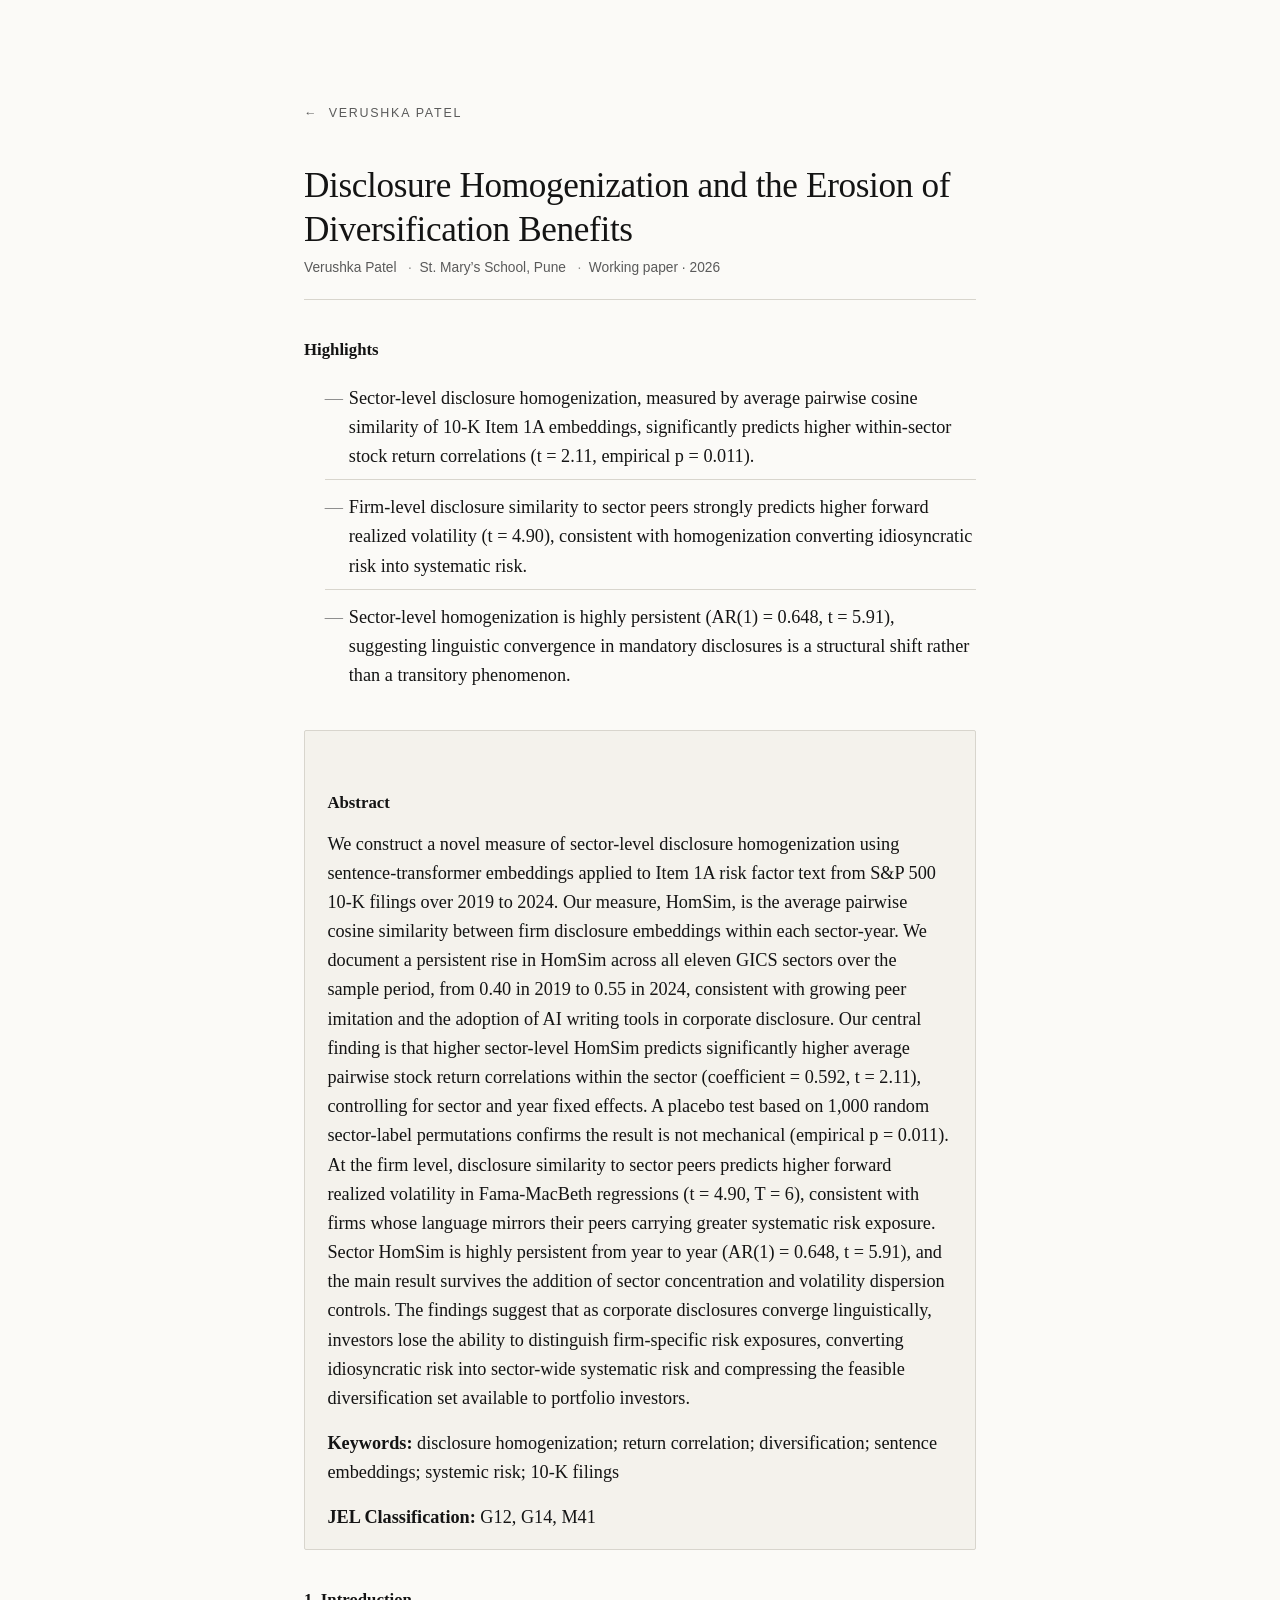
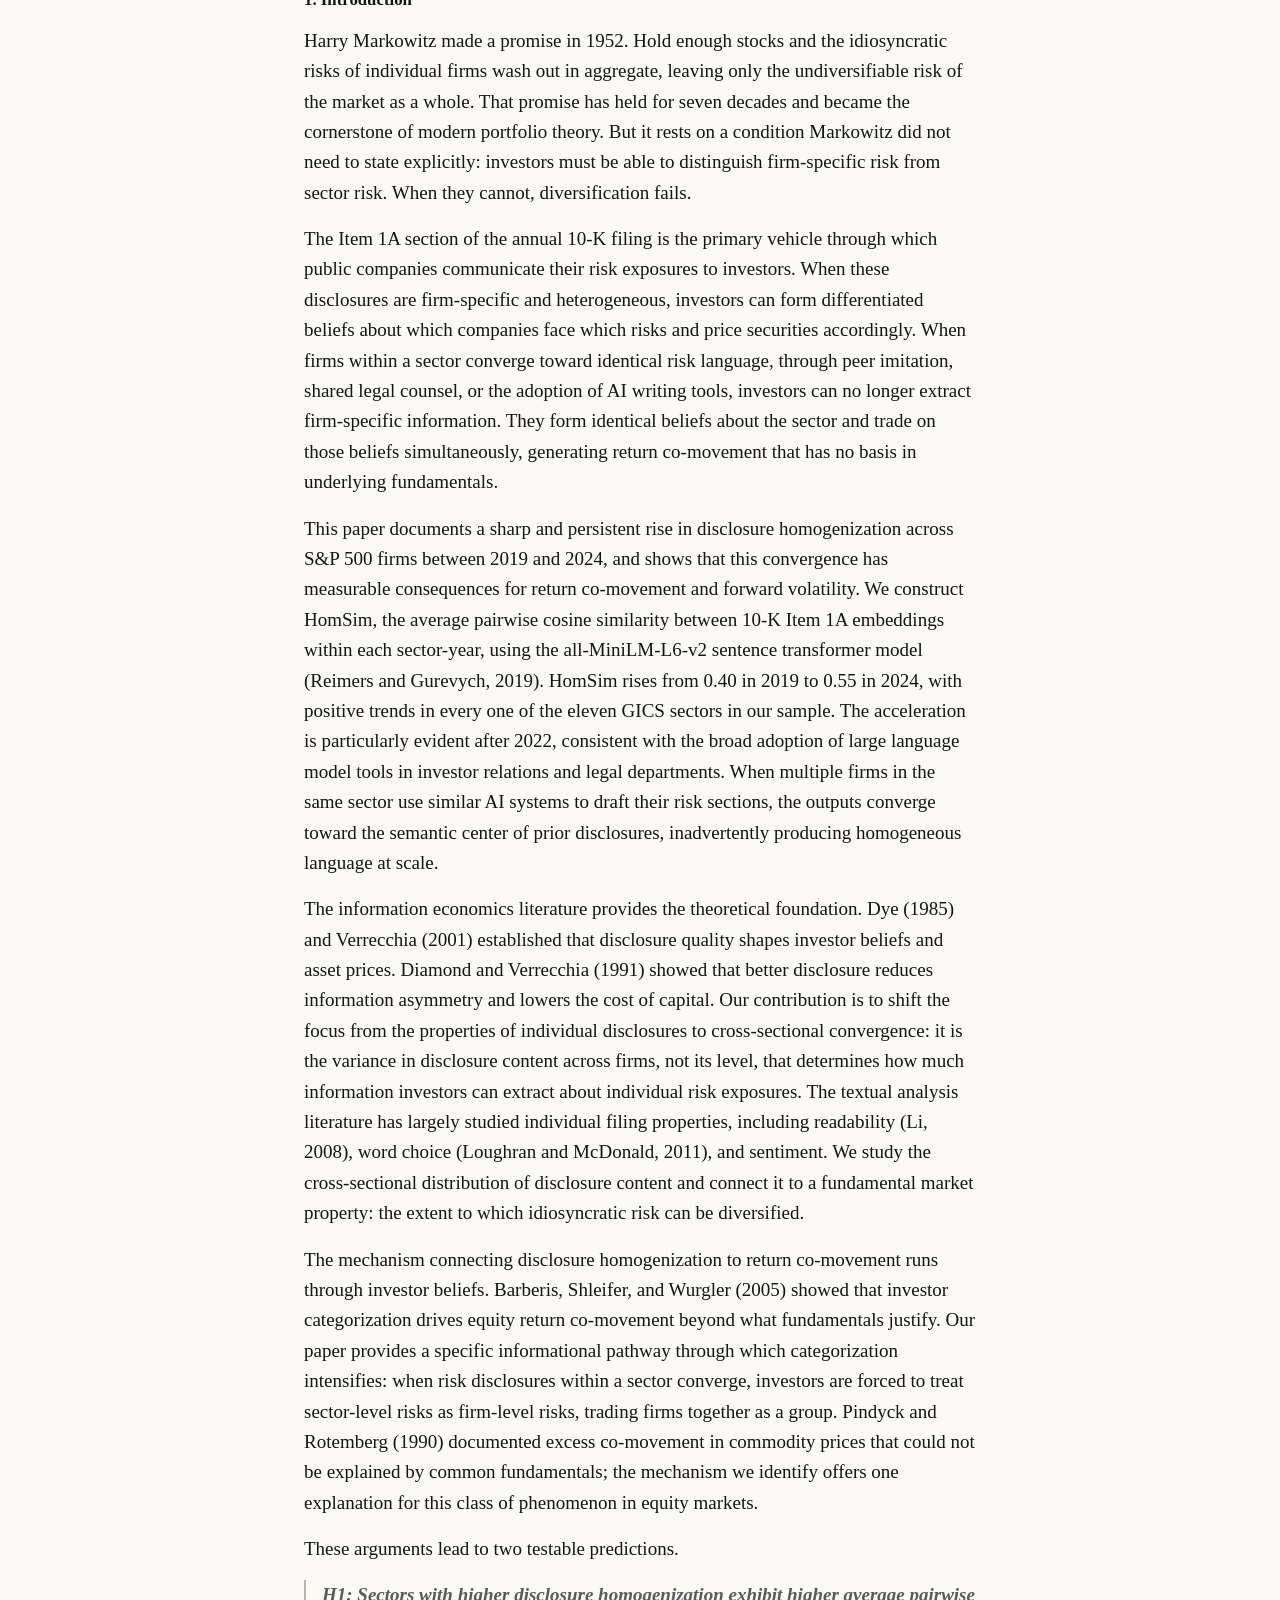
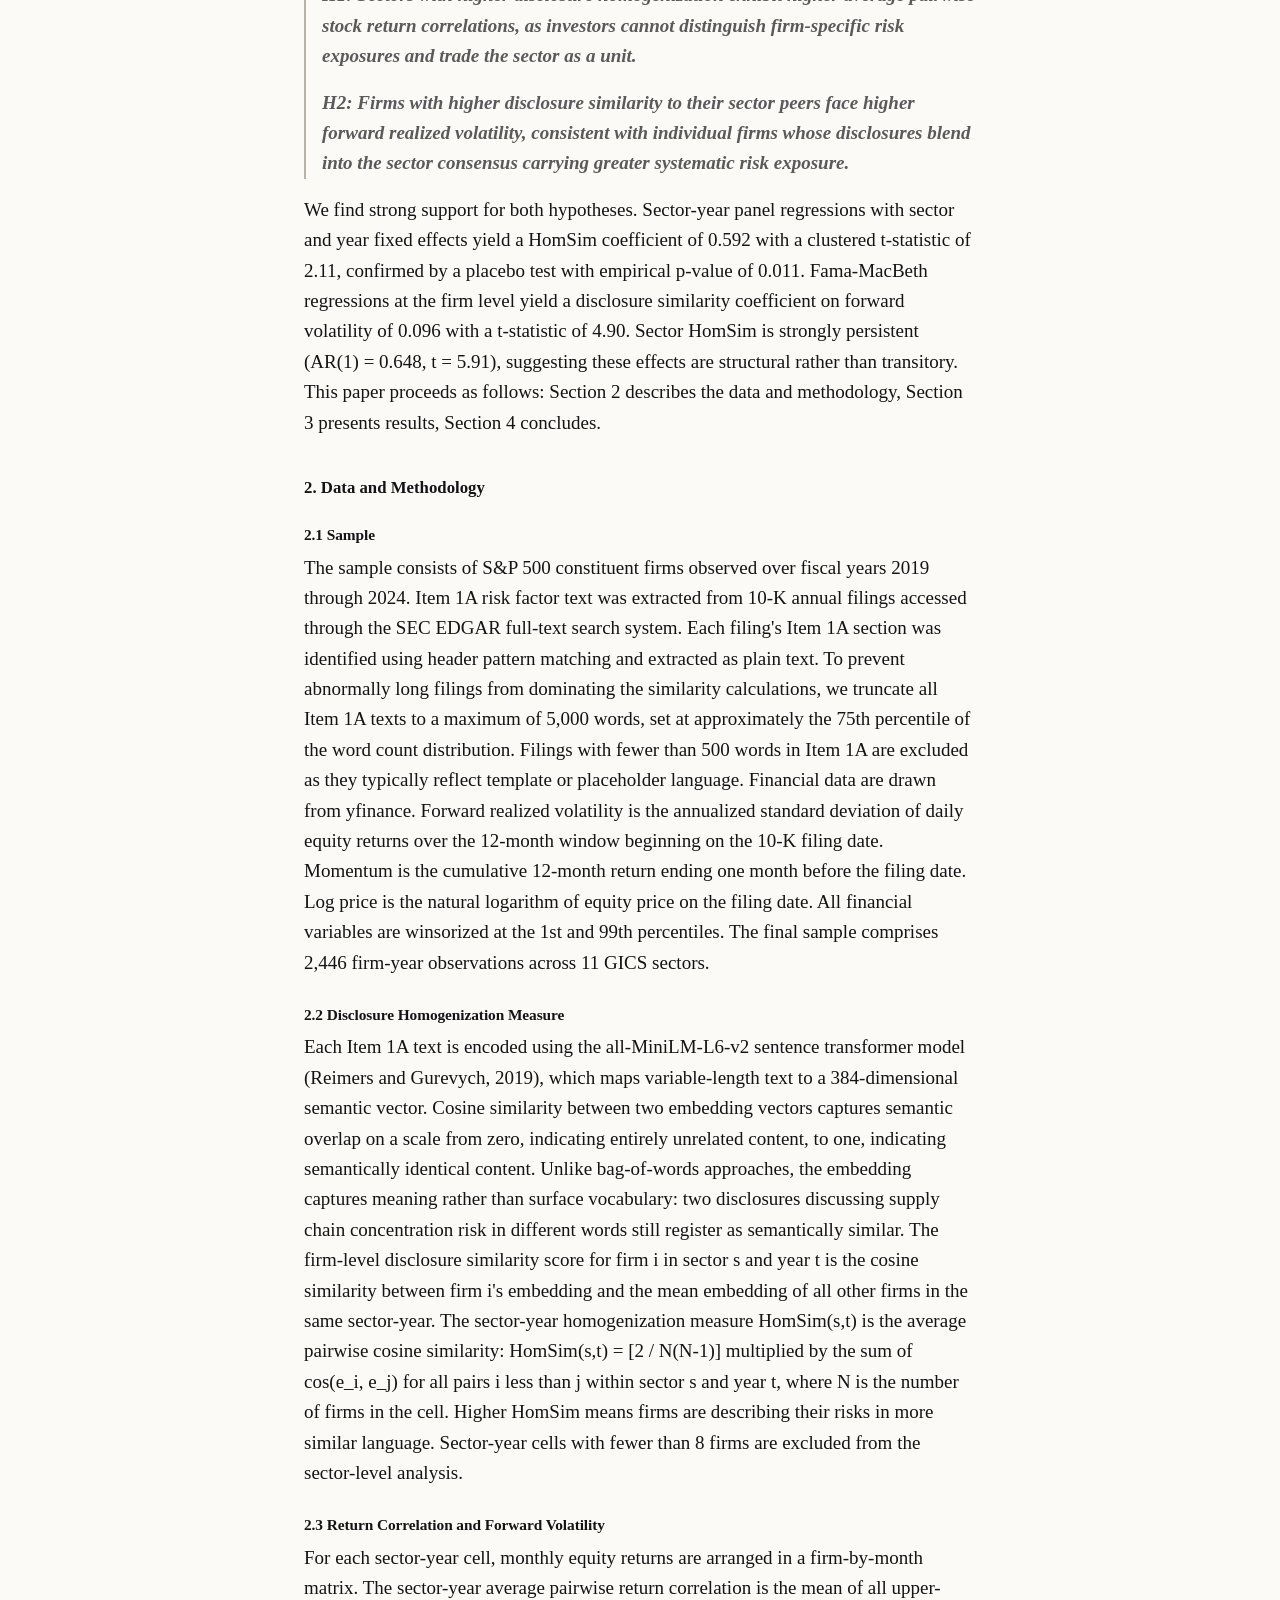
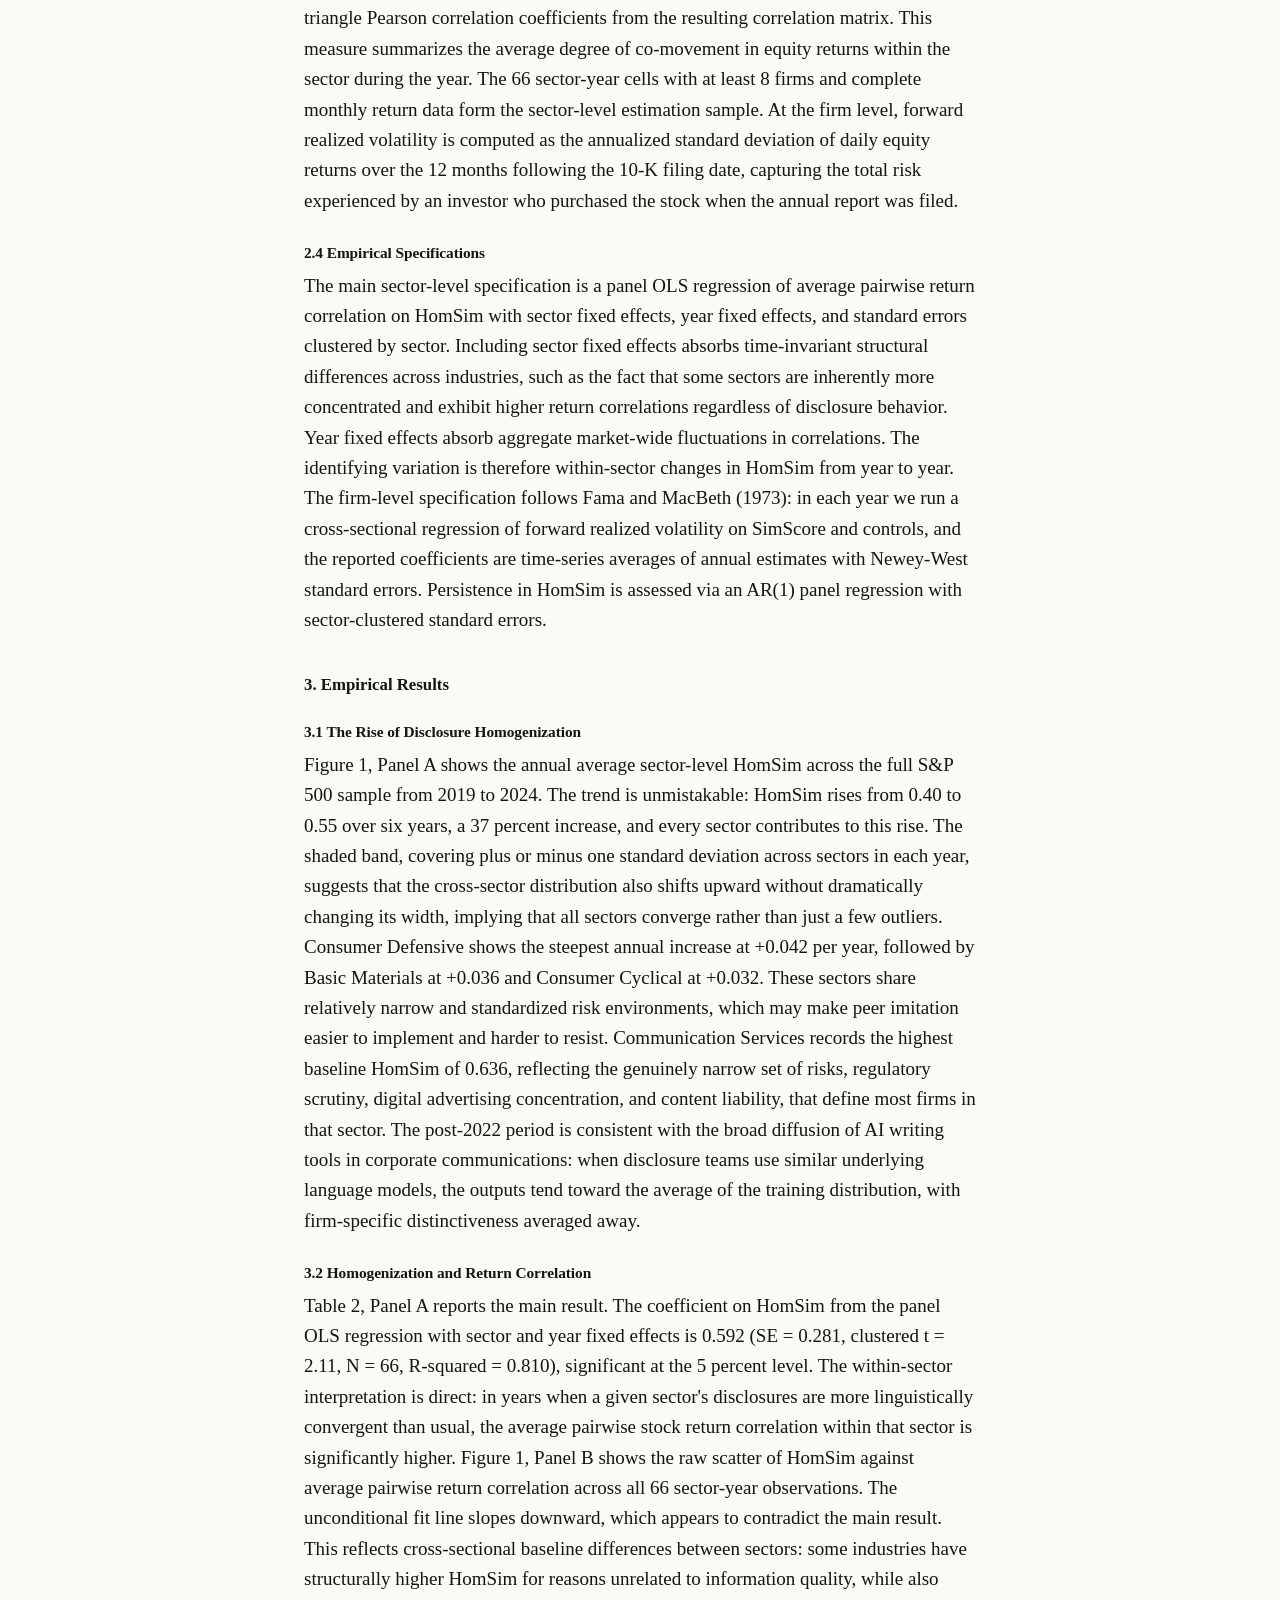
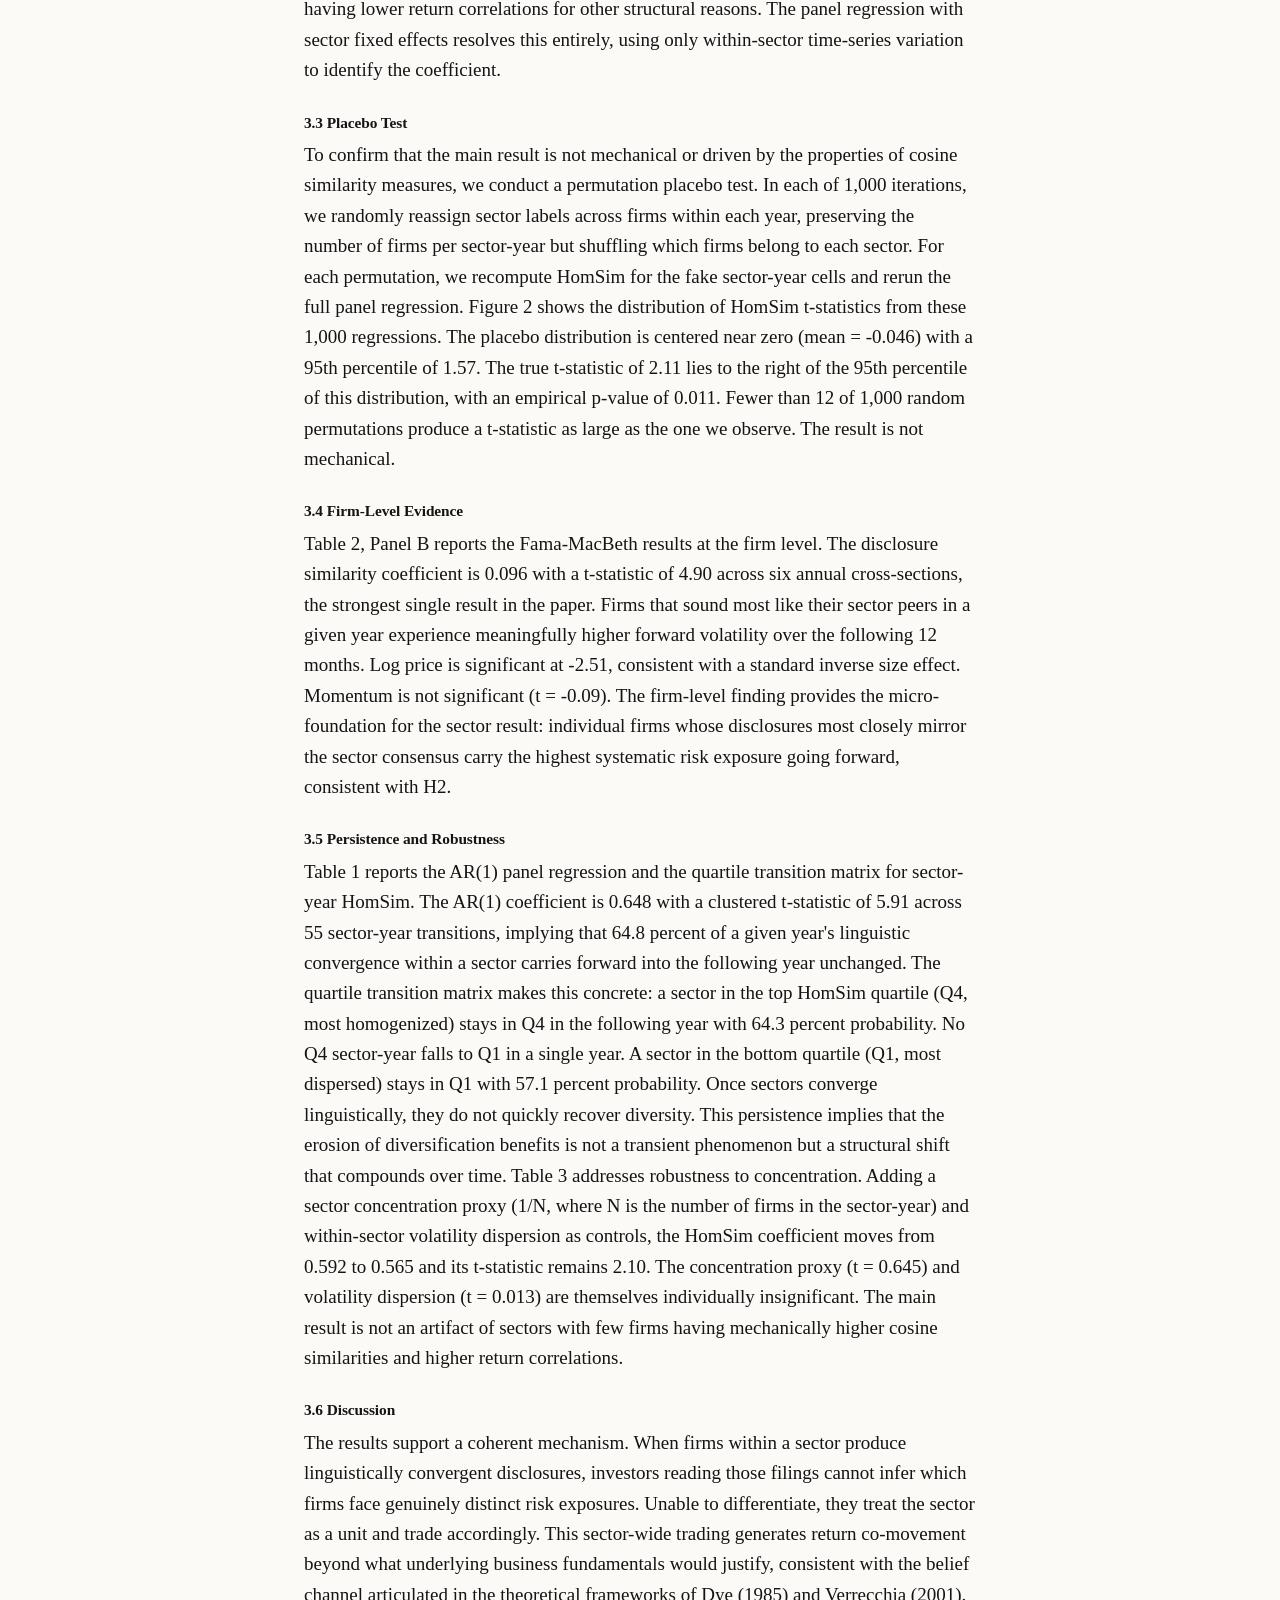
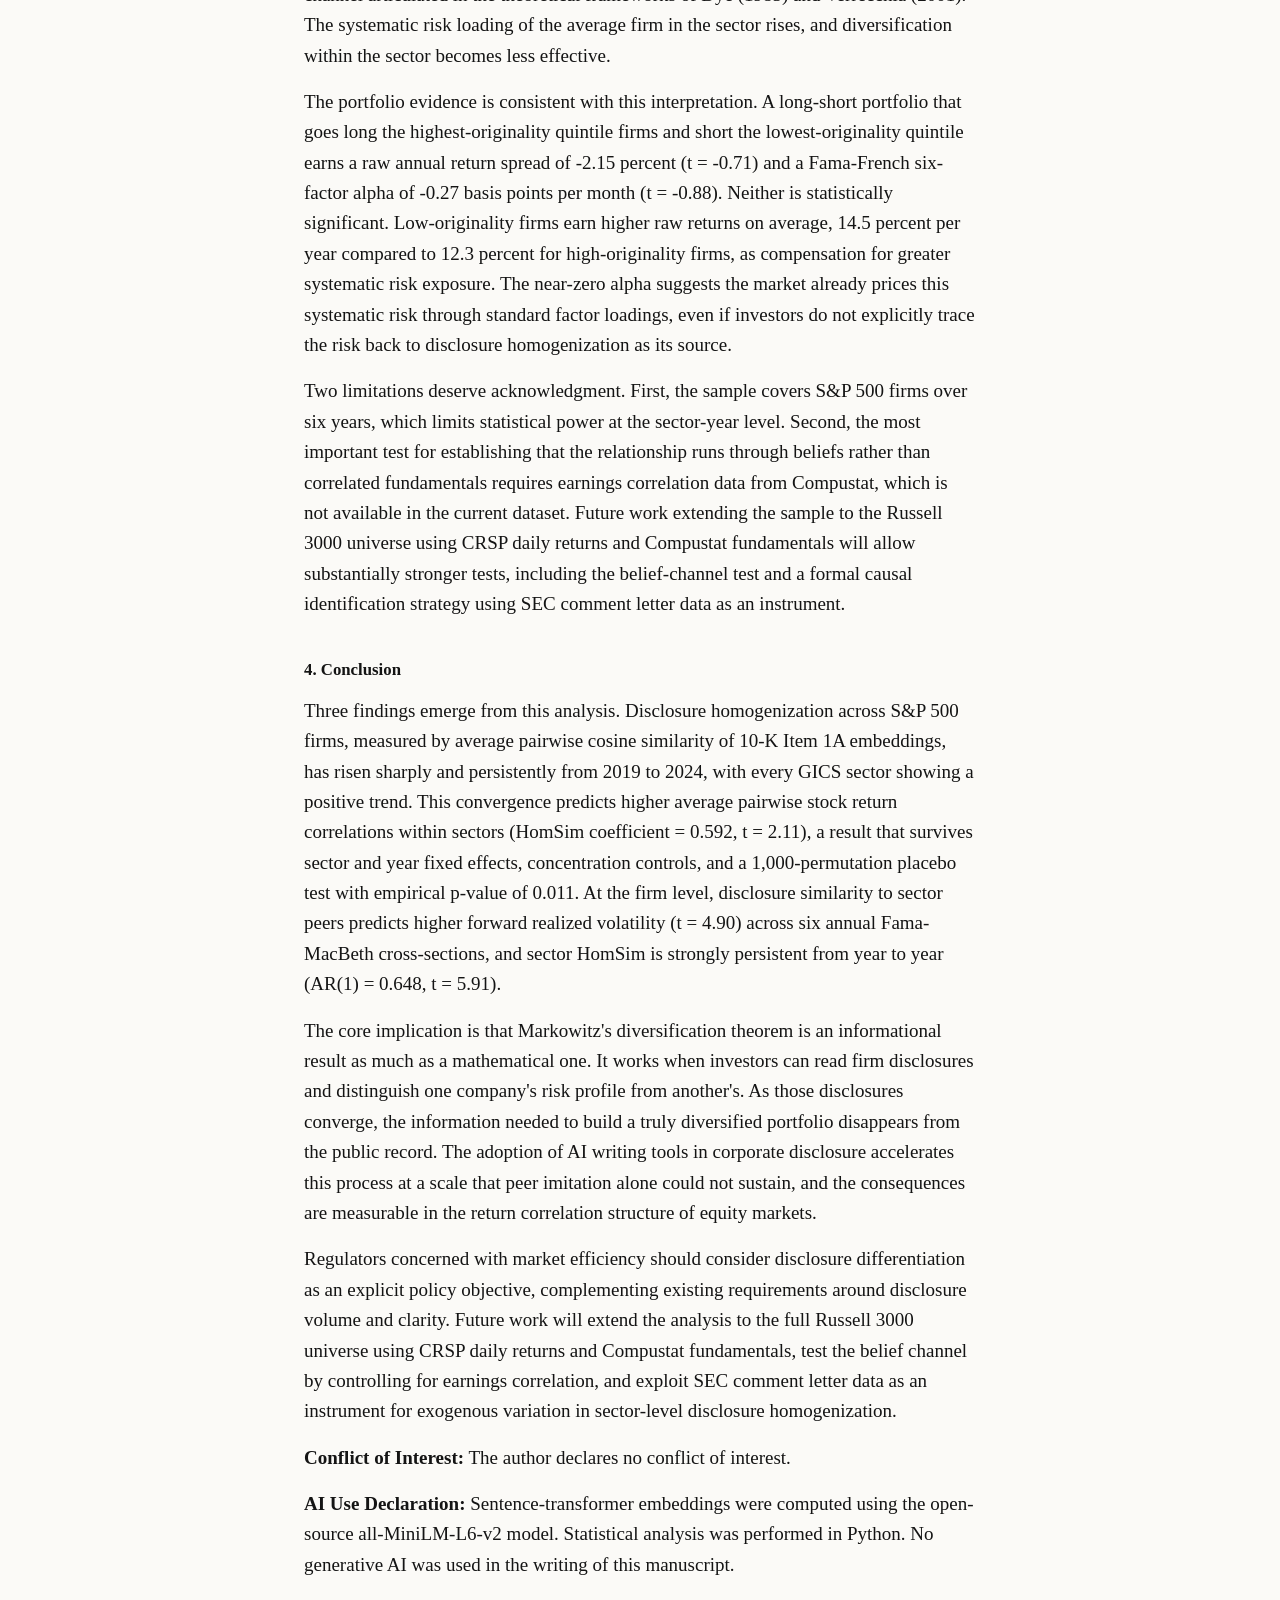
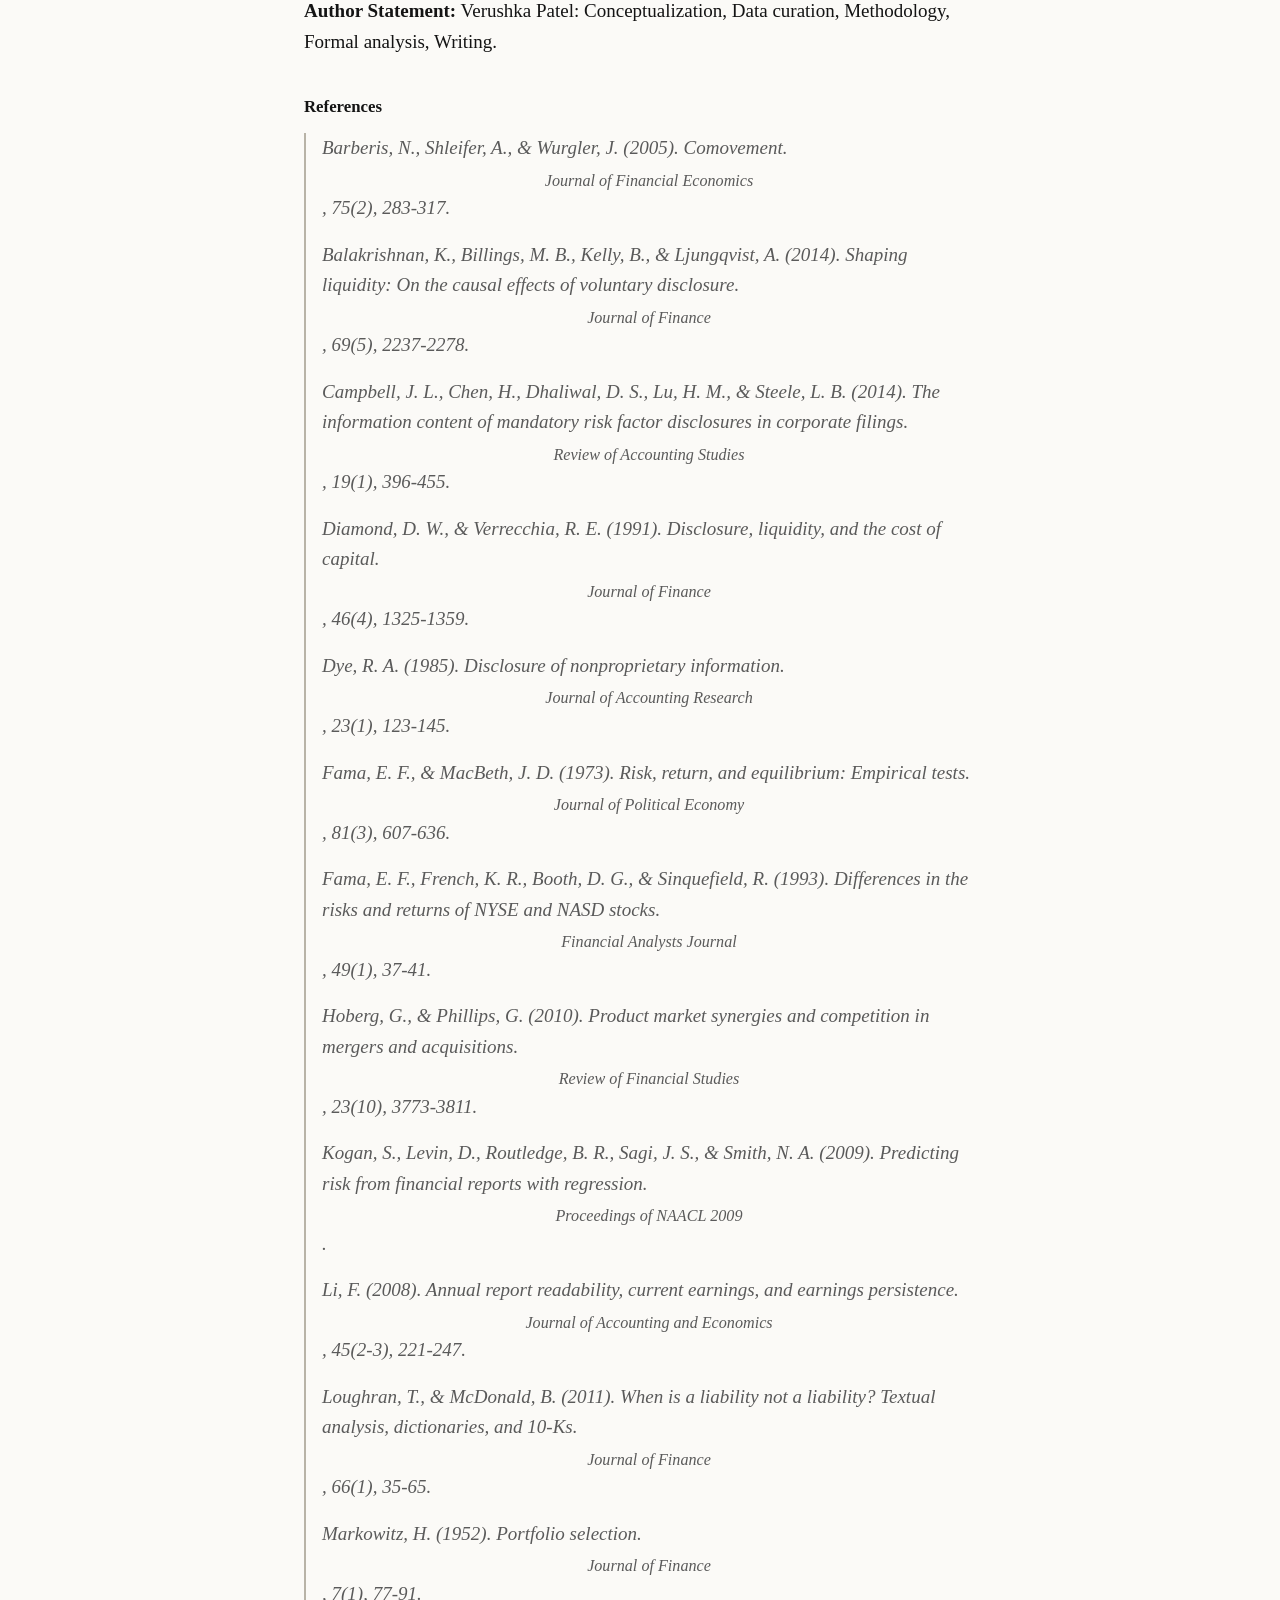
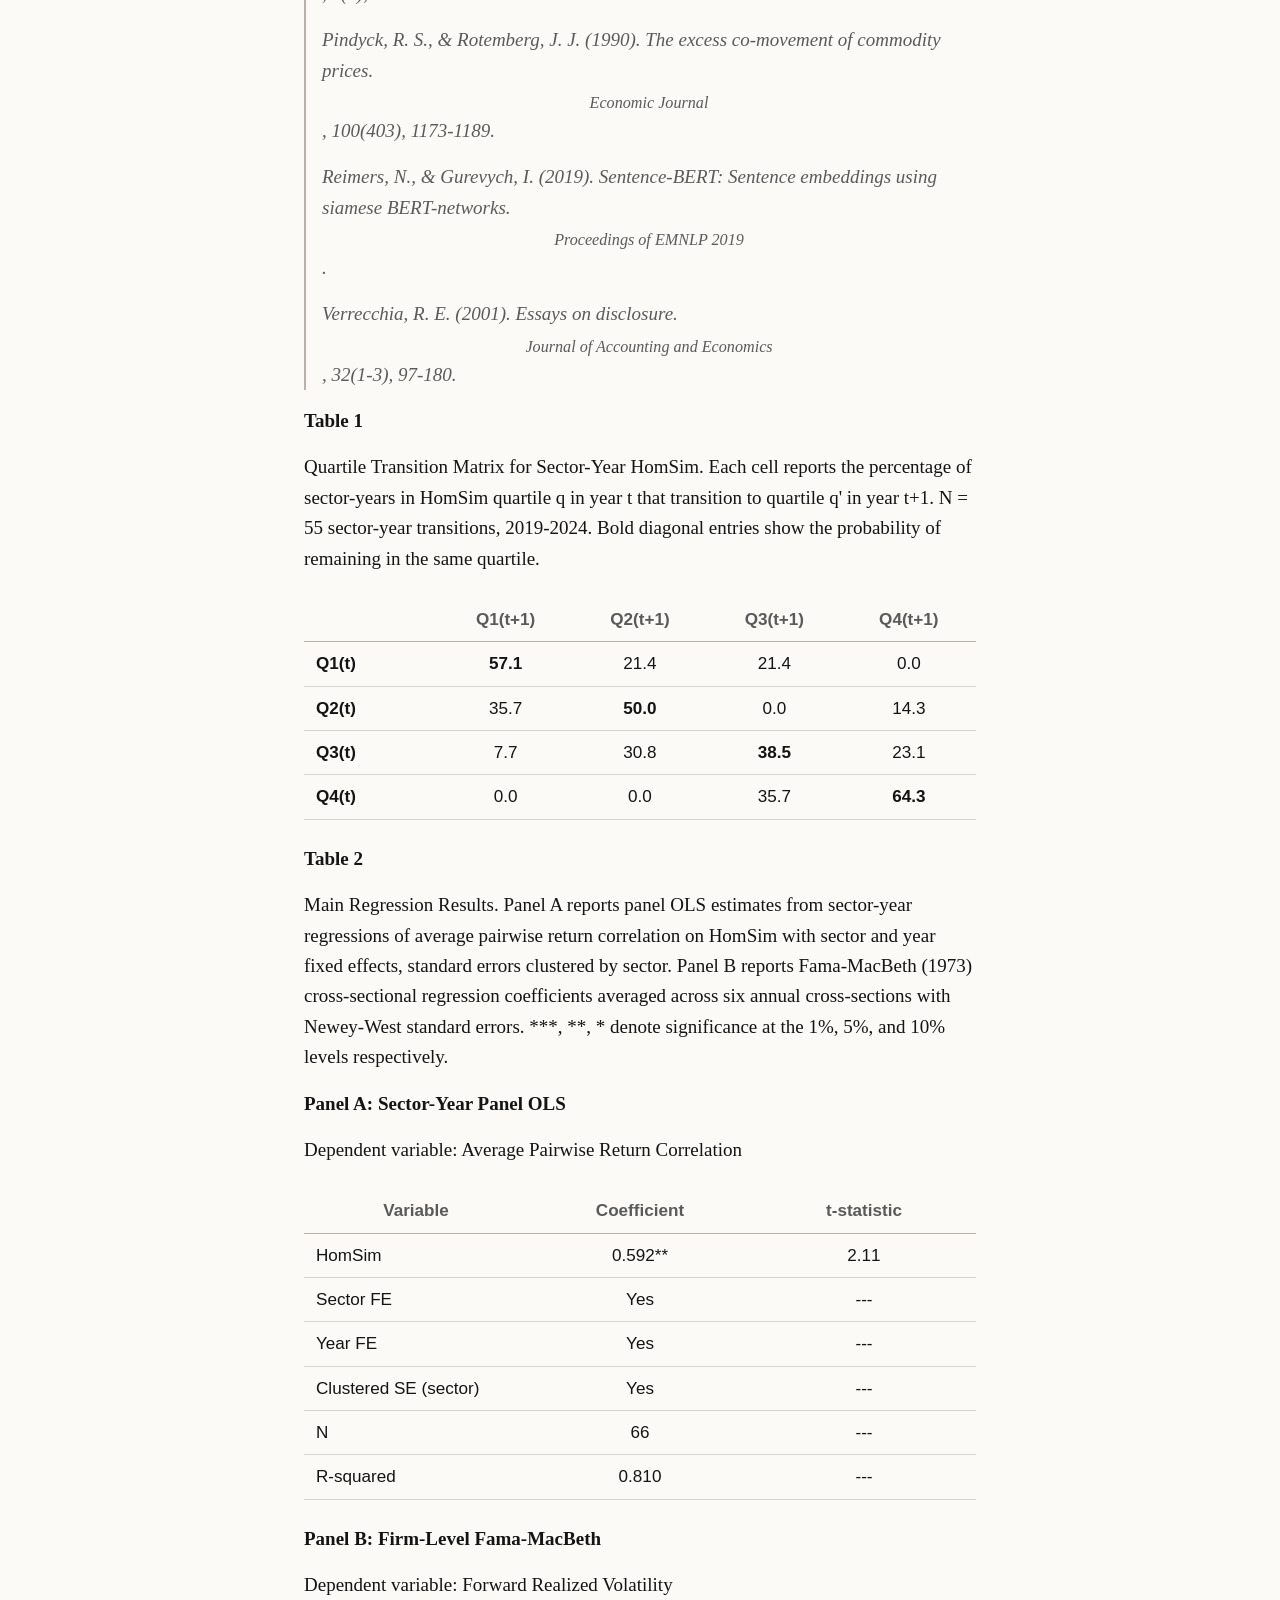
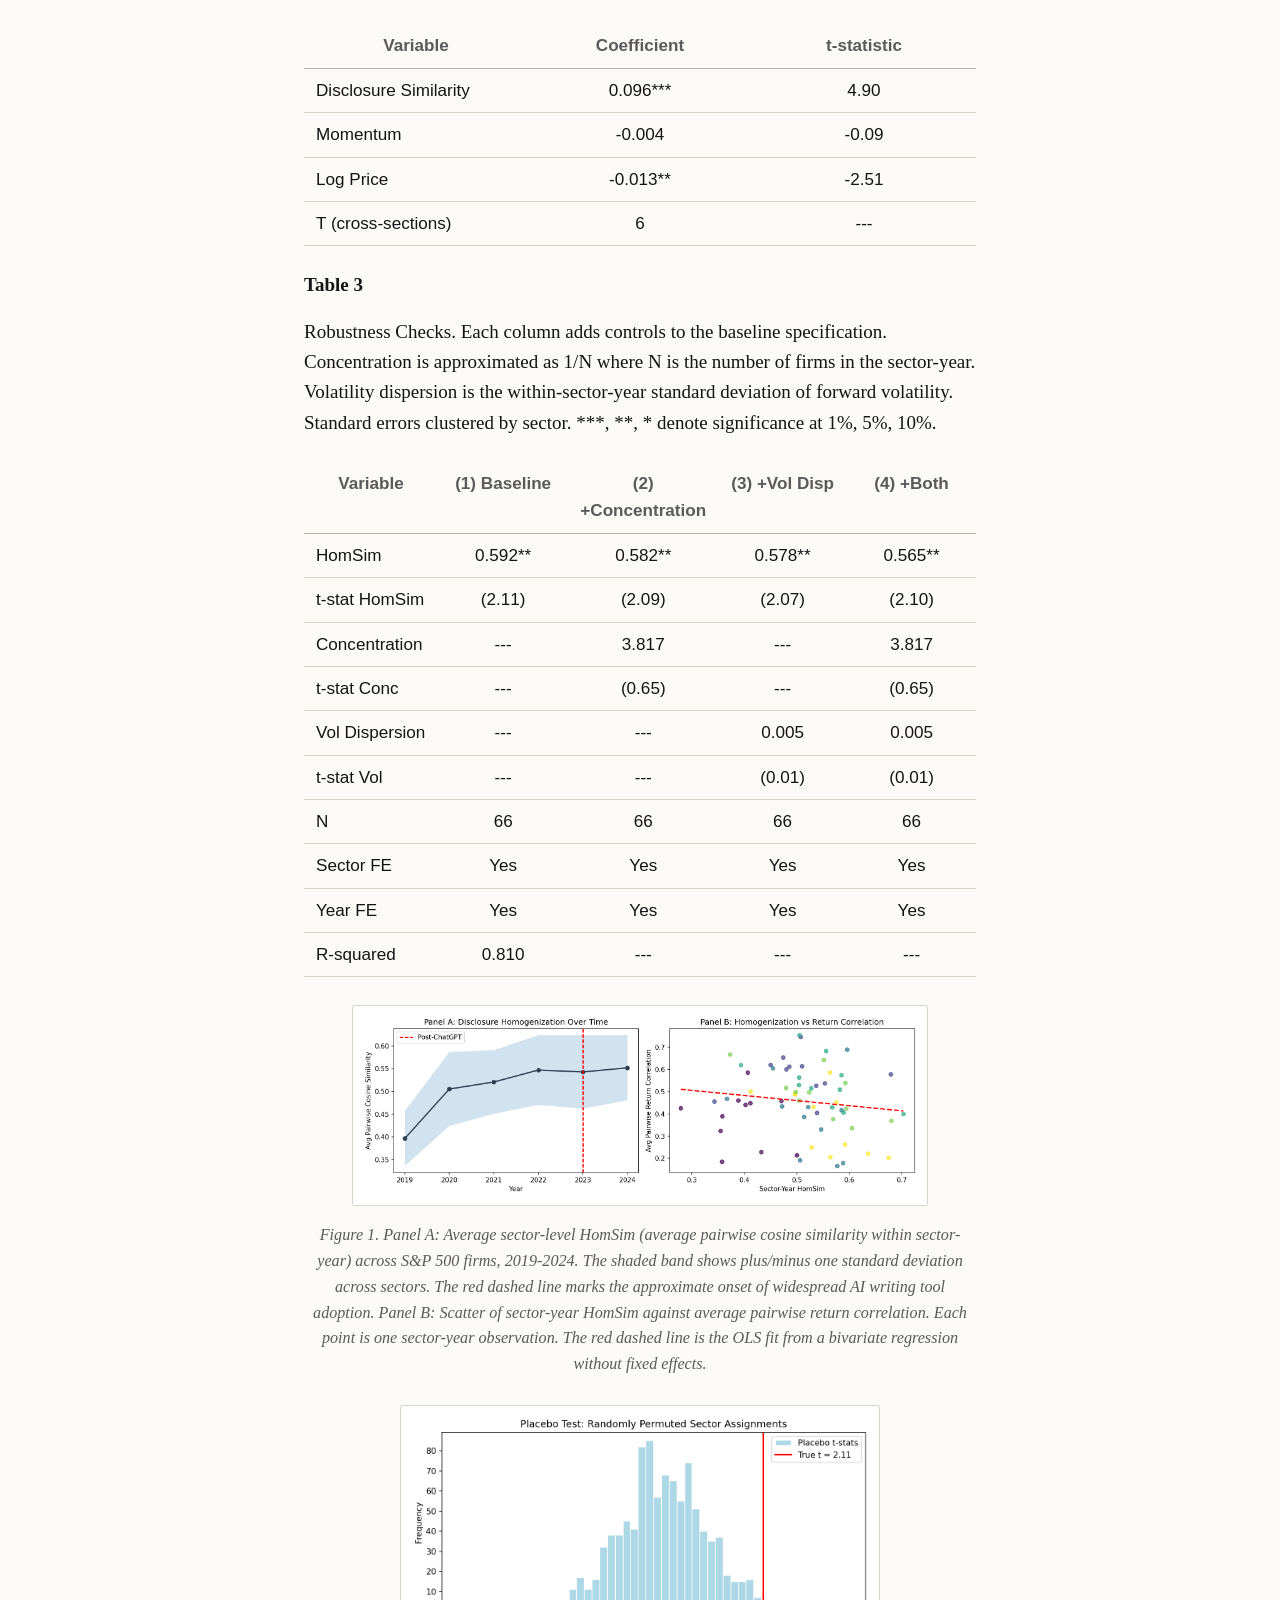
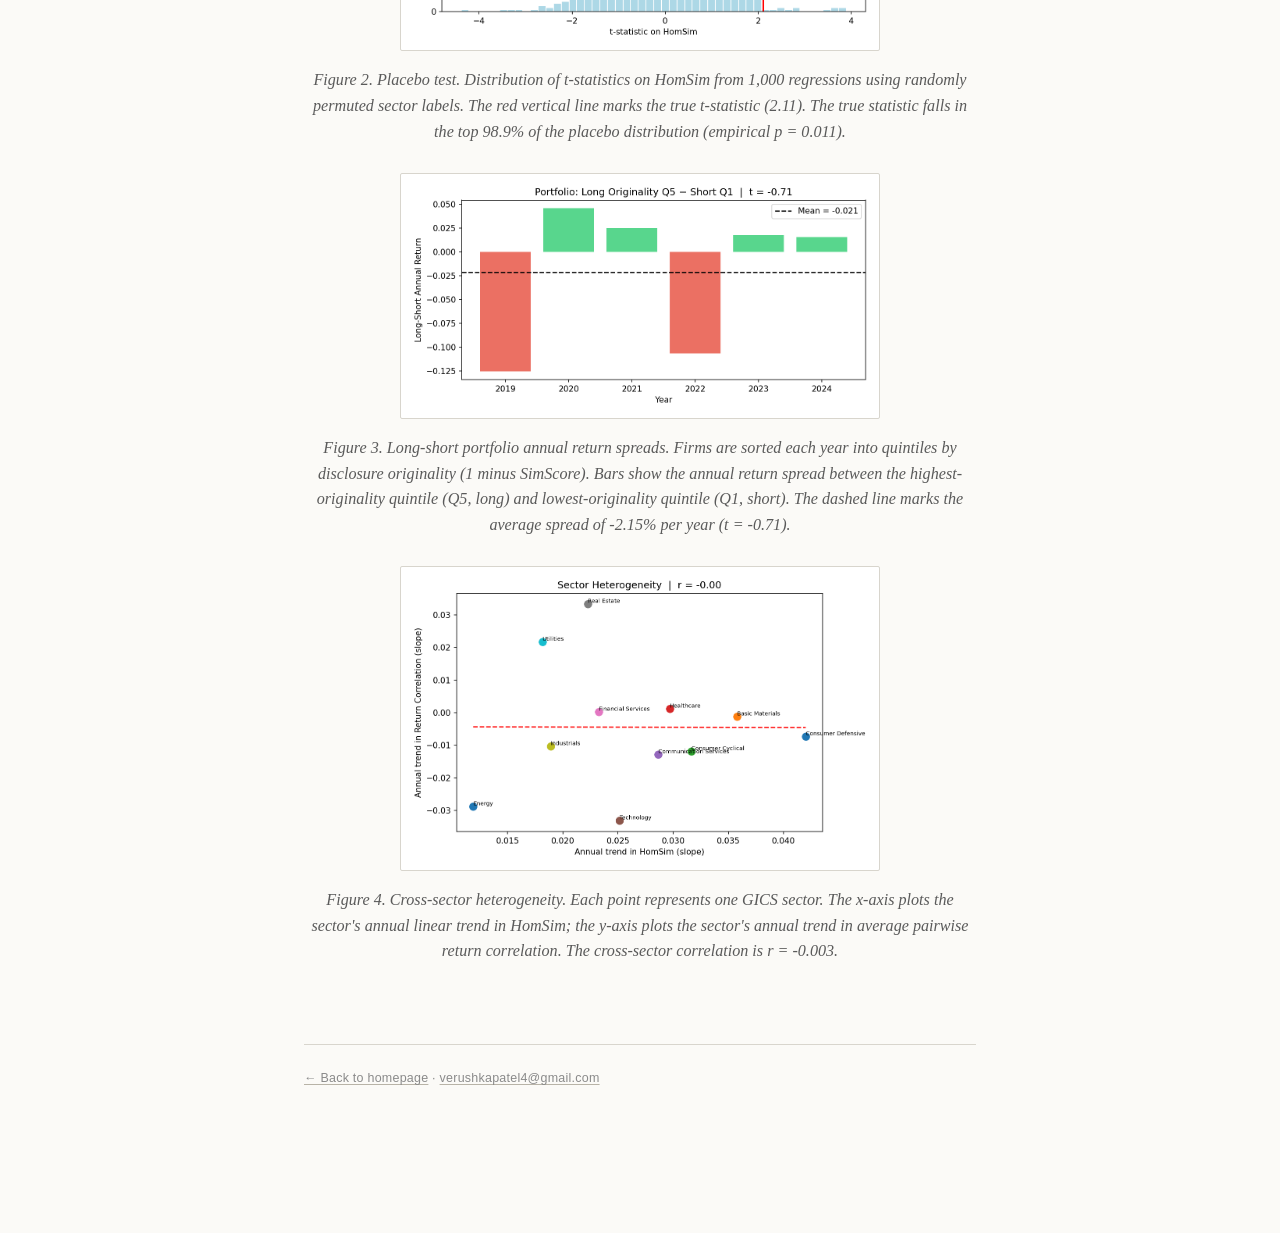
<file: papers/disclosure-homogenization.html>
<!doctype html>
<html lang="en">
<head>
<meta charset="utf-8">
<meta name="viewport" content="width=device-width, initial-scale=1">
<title>Disclosure Homogenization and the Erosion of Diversification
Benefits — Verushka Patel</title>
<meta name="description" content="Sector-level disclosure homogenization
measured via sentence-transformer embeddings of 10-K risk factors
predicts higher within-sector stock return correlations.">
<meta name="author" content="Verushka Patel">
<link rel="icon" href="../favicon.svg" type="image/svg+xml">
<link rel="stylesheet" href="../styles.css">
</head>
<body>
<div class="page paper-page">
<a class="back" href="../">Verushka Patel</a>

<header>
<h1>Disclosure Homogenization and the Erosion of Diversification
Benefits</h1>
<p class="paper-meta">
<span>Verushka Patel</span>
<span>St. Mary&rsquo;s School, Pune</span>
<span>Working paper &middot; 2026</span>
</p>
</header>

<div class="body">
<section class="highlights">
<h2>Highlights</h2>
<ul>
<li><p>Sector-level disclosure homogenization, measured by average
pairwise cosine similarity of 10-K Item 1A embeddings, significantly
predicts higher within-sector stock return correlations (t = 2.11,
empirical p = 0.011).</p></li>
<li><p>Firm-level disclosure similarity to sector peers strongly
predicts higher forward realized volatility (t = 4.90), consistent with
homogenization converting idiosyncratic risk into systematic
risk.</p></li>
<li><p>Sector-level homogenization is highly persistent (AR(1) = 0.648,
t = 5.91), suggesting linguistic convergence in mandatory disclosures is
a structural shift rather than a transitory phenomenon.</p></li>
</ul>
</section>
<section class="abstract">
<h2>Abstract</h2>
<p>We construct a novel measure of sector-level disclosure
homogenization using sentence-transformer embeddings applied to Item 1A
risk factor text from S&amp;P 500 10-K filings over 2019 to 2024. Our
measure, HomSim, is the average pairwise cosine similarity between firm
disclosure embeddings within each sector-year. We document a persistent
rise in HomSim across all eleven GICS sectors over the sample period,
from 0.40 in 2019 to 0.55 in 2024, consistent with growing peer
imitation and the adoption of AI writing tools in corporate disclosure.
Our central finding is that higher sector-level HomSim predicts
significantly higher average pairwise stock return correlations within
the sector (coefficient = 0.592, t = 2.11), controlling for sector and
year fixed effects. A placebo test based on 1,000 random sector-label
permutations confirms the result is not mechanical (empirical p =
0.011). At the firm level, disclosure similarity to sector peers
predicts higher forward realized volatility in Fama-MacBeth regressions
(t = 4.90, T = 6), consistent with firms whose language mirrors their
peers carrying greater systematic risk exposure. Sector HomSim is highly
persistent from year to year (AR(1) = 0.648, t = 5.91), and the main
result survives the addition of sector concentration and volatility
dispersion controls. The findings suggest that as corporate disclosures
converge linguistically, investors lose the ability to distinguish
firm-specific risk exposures, converting idiosyncratic risk into
sector-wide systematic risk and compressing the feasible diversification
set available to portfolio investors.</p>
<p><strong>Keywords:</strong> disclosure homogenization; return
correlation; diversification; sentence embeddings; systemic risk; 10-K
filings</p>
<p><strong>JEL Classification:</strong> G12, G14, M41</p>
</section>
<h2>1. Introduction</h2>
<p>Harry Markowitz made a promise in 1952. Hold enough stocks and the
idiosyncratic risks of individual firms wash out in aggregate, leaving
only the undiversifiable risk of the market as a whole. That promise has
held for seven decades and became the cornerstone of modern portfolio
theory. But it rests on a condition Markowitz did not need to state
explicitly: investors must be able to distinguish firm-specific risk
from sector risk. When they cannot, diversification fails.</p>
<p>The Item 1A section of the annual 10-K filing is the primary vehicle
through which public companies communicate their risk exposures to
investors. When these disclosures are firm-specific and heterogeneous,
investors can form differentiated beliefs about which companies face
which risks and price securities accordingly. When firms within a sector
converge toward identical risk language, through peer imitation, shared
legal counsel, or the adoption of AI writing tools, investors can no
longer extract firm-specific information. They form identical beliefs
about the sector and trade on those beliefs simultaneously, generating
return co-movement that has no basis in underlying fundamentals.</p>
<p>This paper documents a sharp and persistent rise in disclosure
homogenization across S&amp;P 500 firms between 2019 and 2024, and shows
that this convergence has measurable consequences for return co-movement
and forward volatility. We construct HomSim, the average pairwise cosine
similarity between 10-K Item 1A embeddings within each sector-year,
using the all-MiniLM-L6-v2 sentence transformer model (Reimers and
Gurevych, 2019). HomSim rises from 0.40 in 2019 to 0.55 in 2024, with
positive trends in every one of the eleven GICS sectors in our sample.
The acceleration is particularly evident after 2022, consistent with the
broad adoption of large language model tools in investor relations and
legal departments. When multiple firms in the same sector use similar AI
systems to draft their risk sections, the outputs converge toward the
semantic center of prior disclosures, inadvertently producing
homogeneous language at scale.</p>
<p>The information economics literature provides the theoretical
foundation. Dye (1985) and Verrecchia (2001) established that disclosure
quality shapes investor beliefs and asset prices. Diamond and Verrecchia
(1991) showed that better disclosure reduces information asymmetry and
lowers the cost of capital. Our contribution is to shift the focus from
the properties of individual disclosures to cross-sectional convergence:
it is the variance in disclosure content across firms, not its level,
that determines how much information investors can extract about
individual risk exposures. The textual analysis literature has largely
studied individual filing properties, including readability (Li, 2008),
word choice (Loughran and McDonald, 2011), and sentiment. We study the
cross-sectional distribution of disclosure content and connect it to a
fundamental market property: the extent to which idiosyncratic risk can
be diversified.</p>
<p>The mechanism connecting disclosure homogenization to return
co-movement runs through investor beliefs. Barberis, Shleifer, and
Wurgler (2005) showed that investor categorization drives equity return
co-movement beyond what fundamentals justify. Our paper provides a
specific informational pathway through which categorization intensifies:
when risk disclosures within a sector converge, investors are forced to
treat sector-level risks as firm-level risks, trading firms together as
a group. Pindyck and Rotemberg (1990) documented excess co-movement in
commodity prices that could not be explained by common fundamentals; the
mechanism we identify offers one explanation for this class of
phenomenon in equity markets.</p>
<p>These arguments lead to two testable predictions.</p>
<blockquote>
<p><strong>H1: Sectors with higher disclosure homogenization exhibit
higher average pairwise stock return correlations, as investors cannot
distinguish firm-specific risk exposures and trade the sector as a
unit.</strong></p>
<p><strong>H2: Firms with higher disclosure similarity to their sector
peers face higher forward realized volatility, consistent with
individual firms whose disclosures blend into the sector consensus
carrying greater systematic risk exposure.</strong></p>
</blockquote>
<p>We find strong support for both hypotheses. Sector-year panel
regressions with sector and year fixed effects yield a HomSim
coefficient of 0.592 with a clustered t-statistic of 2.11, confirmed by
a placebo test with empirical p-value of 0.011. Fama-MacBeth regressions
at the firm level yield a disclosure similarity coefficient on forward
volatility of 0.096 with a t-statistic of 4.90. Sector HomSim is
strongly persistent (AR(1) = 0.648, t = 5.91), suggesting these effects
are structural rather than transitory. This paper proceeds as follows:
Section 2 describes the data and methodology, Section 3 presents
results, Section 4 concludes.</p>
<h2>2. Data and Methodology</h2>
<h3>2.1 Sample</h3>
<p>The sample consists of S&amp;P 500 constituent firms observed over
fiscal years 2019 through 2024. Item 1A risk factor text was extracted
from 10-K annual filings accessed through the SEC EDGAR full-text search
system. Each filing's Item 1A section was identified using header
pattern matching and extracted as plain text. To prevent abnormally long
filings from dominating the similarity calculations, we truncate all
Item 1A texts to a maximum of 5,000 words, set at approximately the 75th
percentile of the word count distribution. Filings with fewer than 500
words in Item 1A are excluded as they typically reflect template or
placeholder language. Financial data are drawn from yfinance. Forward
realized volatility is the annualized standard deviation of daily equity
returns over the 12-month window beginning on the 10-K filing date.
Momentum is the cumulative 12-month return ending one month before the
filing date. Log price is the natural logarithm of equity price on the
filing date. All financial variables are winsorized at the 1st and 99th
percentiles. The final sample comprises 2,446 firm-year observations
across 11 GICS sectors.</p>
<h3>2.2 Disclosure Homogenization Measure</h3>
<p>Each Item 1A text is encoded using the all-MiniLM-L6-v2 sentence
transformer model (Reimers and Gurevych, 2019), which maps
variable-length text to a 384-dimensional semantic vector. Cosine
similarity between two embedding vectors captures semantic overlap on a
scale from zero, indicating entirely unrelated content, to one,
indicating semantically identical content. Unlike bag-of-words
approaches, the embedding captures meaning rather than surface
vocabulary: two disclosures discussing supply chain concentration risk
in different words still register as semantically similar. The
firm-level disclosure similarity score for firm i in sector s and year t
is the cosine similarity between firm i's embedding and the mean
embedding of all other firms in the same sector-year. The sector-year
homogenization measure HomSim(s,t) is the average pairwise cosine
similarity: HomSim(s,t) = [2 / N(N-1)] multiplied by the sum of cos(e_i,
e_j) for all pairs i less than j within sector s and year t, where N is
the number of firms in the cell. Higher HomSim means firms are
describing their risks in more similar language. Sector-year cells with
fewer than 8 firms are excluded from the sector-level analysis.</p>
<h3>2.3 Return Correlation and Forward Volatility</h3>
<p>For each sector-year cell, monthly equity returns are arranged in a
firm-by-month matrix. The sector-year average pairwise return
correlation is the mean of all upper-triangle Pearson correlation
coefficients from the resulting correlation matrix. This measure
summarizes the average degree of co-movement in equity returns within
the sector during the year. The 66 sector-year cells with at least 8
firms and complete monthly return data form the sector-level estimation
sample. At the firm level, forward realized volatility is computed as
the annualized standard deviation of daily equity returns over the 12
months following the 10-K filing date, capturing the total risk
experienced by an investor who purchased the stock when the annual
report was filed.</p>
<h3>2.4 Empirical Specifications</h3>
<p>The main sector-level specification is a panel OLS regression of
average pairwise return correlation on HomSim with sector fixed effects,
year fixed effects, and standard errors clustered by sector. Including
sector fixed effects absorbs time-invariant structural differences
across industries, such as the fact that some sectors are inherently
more concentrated and exhibit higher return correlations regardless of
disclosure behavior. Year fixed effects absorb aggregate market-wide
fluctuations in correlations. The identifying variation is therefore
within-sector changes in HomSim from year to year. The firm-level
specification follows Fama and MacBeth (1973): in each year we run a
cross-sectional regression of forward realized volatility on SimScore
and controls, and the reported coefficients are time-series averages of
annual estimates with Newey-West standard errors. Persistence in HomSim
is assessed via an AR(1) panel regression with sector-clustered standard
errors.</p>
<h2>3. Empirical Results</h2>
<h3>3.1 The Rise of Disclosure Homogenization</h3>
<p>Figure 1, Panel A shows the annual average sector-level HomSim across
the full S&amp;P 500 sample from 2019 to 2024. The trend is
unmistakable: HomSim rises from 0.40 to 0.55 over six years, a 37
percent increase, and every sector contributes to this rise. The shaded
band, covering plus or minus one standard deviation across sectors in
each year, suggests that the cross-sector distribution also shifts
upward without dramatically changing its width, implying that all
sectors converge rather than just a few outliers. Consumer Defensive
shows the steepest annual increase at +0.042 per year, followed by Basic
Materials at +0.036 and Consumer Cyclical at +0.032. These sectors share
relatively narrow and standardized risk environments, which may make
peer imitation easier to implement and harder to resist. Communication
Services records the highest baseline HomSim of 0.636, reflecting the
genuinely narrow set of risks, regulatory scrutiny, digital advertising
concentration, and content liability, that define most firms in that
sector. The post-2022 period is consistent with the broad diffusion of
AI writing tools in corporate communications: when disclosure teams use
similar underlying language models, the outputs tend toward the average
of the training distribution, with firm-specific distinctiveness
averaged away.</p>
<h3>3.2 Homogenization and Return Correlation</h3>
<p>Table 2, Panel A reports the main result. The coefficient on HomSim
from the panel OLS regression with sector and year fixed effects is
0.592 (SE = 0.281, clustered t = 2.11, N = 66, R-squared = 0.810),
significant at the 5 percent level. The within-sector interpretation is
direct: in years when a given sector's disclosures are more
linguistically convergent than usual, the average pairwise stock return
correlation within that sector is significantly higher. Figure 1, Panel
B shows the raw scatter of HomSim against average pairwise return
correlation across all 66 sector-year observations. The unconditional
fit line slopes downward, which appears to contradict the main result.
This reflects cross-sectional baseline differences between sectors: some
industries have structurally higher HomSim for reasons unrelated to
information quality, while also having lower return correlations for
other structural reasons. The panel regression with sector fixed effects
resolves this entirely, using only within-sector time-series variation
to identify the coefficient.</p>
<h3>3.3 Placebo Test</h3>
<p>To confirm that the main result is not mechanical or driven by the
properties of cosine similarity measures, we conduct a permutation
placebo test. In each of 1,000 iterations, we randomly reassign sector
labels across firms within each year, preserving the number of firms per
sector-year but shuffling which firms belong to each sector. For each
permutation, we recompute HomSim for the fake sector-year cells and
rerun the full panel regression. Figure 2 shows the distribution of
HomSim t-statistics from these 1,000 regressions. The placebo
distribution is centered near zero (mean = -0.046) with a 95th
percentile of 1.57. The true t-statistic of 2.11 lies to the right of
the 95th percentile of this distribution, with an empirical p-value of
0.011. Fewer than 12 of 1,000 random permutations produce a t-statistic
as large as the one we observe. The result is not mechanical.</p>
<h3>3.4 Firm-Level Evidence</h3>
<p>Table 2, Panel B reports the Fama-MacBeth results at the firm level.
The disclosure similarity coefficient is 0.096 with a t-statistic of
4.90 across six annual cross-sections, the strongest single result in
the paper. Firms that sound most like their sector peers in a given year
experience meaningfully higher forward volatility over the following 12
months. Log price is significant at -2.51, consistent with a standard
inverse size effect. Momentum is not significant (t = -0.09). The
firm-level finding provides the micro-foundation for the sector result:
individual firms whose disclosures most closely mirror the sector
consensus carry the highest systematic risk exposure going forward,
consistent with H2.</p>
<h3>3.5 Persistence and Robustness</h3>
<p>Table 1 reports the AR(1) panel regression and the quartile
transition matrix for sector-year HomSim. The AR(1) coefficient is 0.648
with a clustered t-statistic of 5.91 across 55 sector-year transitions,
implying that 64.8 percent of a given year's linguistic convergence
within a sector carries forward into the following year unchanged. The
quartile transition matrix makes this concrete: a sector in the top
HomSim quartile (Q4, most homogenized) stays in Q4 in the following year
with 64.3 percent probability. No Q4 sector-year falls to Q1 in a single
year. A sector in the bottom quartile (Q1, most dispersed) stays in Q1
with 57.1 percent probability. Once sectors converge linguistically,
they do not quickly recover diversity. This persistence implies that the
erosion of diversification benefits is not a transient phenomenon but a
structural shift that compounds over time. Table 3 addresses robustness
to concentration. Adding a sector concentration proxy (1/N, where N is
the number of firms in the sector-year) and within-sector volatility
dispersion as controls, the HomSim coefficient moves from 0.592 to 0.565
and its t-statistic remains 2.10. The concentration proxy (t = 0.645)
and volatility dispersion (t = 0.013) are themselves individually
insignificant. The main result is not an artifact of sectors with few
firms having mechanically higher cosine similarities and higher return
correlations.</p>
<h3>3.6 Discussion</h3>
<p>The results support a coherent mechanism. When firms within a sector
produce linguistically convergent disclosures, investors reading those
filings cannot infer which firms face genuinely distinct risk exposures.
Unable to differentiate, they treat the sector as a unit and trade
accordingly. This sector-wide trading generates return co-movement
beyond what underlying business fundamentals would justify, consistent
with the belief channel articulated in the theoretical frameworks of Dye
(1985) and Verrecchia (2001). The systematic risk loading of the average
firm in the sector rises, and diversification within the sector becomes
less effective.</p>
<p>The portfolio evidence is consistent with this interpretation. A
long-short portfolio that goes long the highest-originality quintile
firms and short the lowest-originality quintile earns a raw annual
return spread of -2.15 percent (t = -0.71) and a Fama-French six-factor
alpha of -0.27 basis points per month (t = -0.88). Neither is
statistically significant. Low-originality firms earn higher raw returns
on average, 14.5 percent per year compared to 12.3 percent for
high-originality firms, as compensation for greater systematic risk
exposure. The near-zero alpha suggests the market already prices this
systematic risk through standard factor loadings, even if investors do
not explicitly trace the risk back to disclosure homogenization as its
source.</p>
<p>Two limitations deserve acknowledgment. First, the sample covers
S&amp;P 500 firms over six years, which limits statistical power at the
sector-year level. Second, the most important test for establishing that
the relationship runs through beliefs rather than correlated
fundamentals requires earnings correlation data from Compustat, which is
not available in the current dataset. Future work extending the sample
to the Russell 3000 universe using CRSP daily returns and Compustat
fundamentals will allow substantially stronger tests, including the
belief-channel test and a formal causal identification strategy using
SEC comment letter data as an instrument.</p>
<h2>4. Conclusion</h2>
<p>Three findings emerge from this analysis. Disclosure homogenization
across S&amp;P 500 firms, measured by average pairwise cosine similarity
of 10-K Item 1A embeddings, has risen sharply and persistently from 2019
to 2024, with every GICS sector showing a positive trend. This
convergence predicts higher average pairwise stock return correlations
within sectors (HomSim coefficient = 0.592, t = 2.11), a result that
survives sector and year fixed effects, concentration controls, and a
1,000-permutation placebo test with empirical p-value of 0.011. At the
firm level, disclosure similarity to sector peers predicts higher
forward realized volatility (t = 4.90) across six annual Fama-MacBeth
cross-sections, and sector HomSim is strongly persistent from year to
year (AR(1) = 0.648, t = 5.91).</p>
<p>The core implication is that Markowitz's diversification theorem is
an informational result as much as a mathematical one. It works when
investors can read firm disclosures and distinguish one company's risk
profile from another's. As those disclosures converge, the information
needed to build a truly diversified portfolio disappears from the public
record. The adoption of AI writing tools in corporate disclosure
accelerates this process at a scale that peer imitation alone could not
sustain, and the consequences are measurable in the return correlation
structure of equity markets.</p>
<p>Regulators concerned with market efficiency should consider
disclosure differentiation as an explicit policy objective,
complementing existing requirements around disclosure volume and
clarity. Future work will extend the analysis to the full Russell 3000
universe using CRSP daily returns and Compustat fundamentals, test the
belief channel by controlling for earnings correlation, and exploit SEC
comment letter data as an instrument for exogenous variation in
sector-level disclosure homogenization.</p>
<p><strong>Conflict of Interest:</strong> The author declares no
conflict of interest.</p>
<p><strong>AI Use Declaration:</strong> Sentence-transformer embeddings
were computed using the open-source all-MiniLM-L6-v2 model. Statistical
analysis was performed in Python. No generative AI was used in the
writing of this manuscript.</p>
<p><strong>Author Statement:</strong> Verushka Patel: Conceptualization,
Data curation, Methodology, Formal analysis, Writing.</p>
<h2>References</h2>
<blockquote>
<p>Barberis, N., Shleifer, A., &amp; Wurgler, J. (2005). Comovement.
<em>Journal of Financial Economics</em>, 75(2), 283-317.</p>
<p>Balakrishnan, K., Billings, M. B., Kelly, B., &amp; Ljungqvist, A.
(2014). Shaping liquidity: On the causal effects of voluntary
disclosure. <em>Journal of Finance</em>, 69(5), 2237-2278.</p>
<p>Campbell, J. L., Chen, H., Dhaliwal, D. S., Lu, H. M., &amp; Steele,
L. B. (2014). The information content of mandatory risk factor
disclosures in corporate filings. <em>Review of Accounting Studies</em>,
19(1), 396-455.</p>
<p>Diamond, D. W., &amp; Verrecchia, R. E. (1991). Disclosure,
liquidity, and the cost of capital. <em>Journal of Finance</em>, 46(4),
1325-1359.</p>
<p>Dye, R. A. (1985). Disclosure of nonproprietary information.
<em>Journal of Accounting Research</em>, 23(1), 123-145.</p>
<p>Fama, E. F., &amp; MacBeth, J. D. (1973). Risk, return, and
equilibrium: Empirical tests. <em>Journal of Political Economy</em>,
81(3), 607-636.</p>
<p>Fama, E. F., French, K. R., Booth, D. G., &amp; Sinquefield, R.
(1993). Differences in the risks and returns of NYSE and NASD stocks.
<em>Financial Analysts Journal</em>, 49(1), 37-41.</p>
<p>Hoberg, G., &amp; Phillips, G. (2010). Product market synergies and
competition in mergers and acquisitions. <em>Review of Financial
Studies</em>, 23(10), 3773-3811.</p>
<p>Kogan, S., Levin, D., Routledge, B. R., Sagi, J. S., &amp; Smith, N.
A. (2009). Predicting risk from financial reports with regression.
<em>Proceedings of NAACL 2009</em>.</p>
<p>Li, F. (2008). Annual report readability, current earnings, and
earnings persistence. <em>Journal of Accounting and Economics</em>,
45(2-3), 221-247.</p>
<p>Loughran, T., &amp; McDonald, B. (2011). When is a liability not a
liability? Textual analysis, dictionaries, and 10-Ks. <em>Journal of
Finance</em>, 66(1), 35-65.</p>
<p>Markowitz, H. (1952). Portfolio selection. <em>Journal of
Finance</em>, 7(1), 77-91.</p>
<p>Pindyck, R. S., &amp; Rotemberg, J. J. (1990). The excess co-movement
of commodity prices. <em>Economic Journal</em>, 100(403), 1173-1189.</p>
<p>Reimers, N., &amp; Gurevych, I. (2019). Sentence-BERT: Sentence
embeddings using siamese BERT-networks. <em>Proceedings of EMNLP
2019</em>.</p>
<p>Verrecchia, R. E. (2001). Essays on disclosure. <em>Journal of
Accounting and Economics</em>, 32(1-3), 97-180.</p>
</blockquote>
<p><strong>Table 1</strong></p>
<p>Quartile Transition Matrix for Sector-Year HomSim. Each cell reports
the percentage of sector-years in HomSim quartile q in year t that
transition to quartile q' in year t+1. N = 55 sector-year transitions,
2019-2024. Bold diagonal entries show the probability of remaining in
the same quartile.</p>
<table>
<colgroup>
<col style="width: 20%" />
<col style="width: 20%" />
<col style="width: 20%" />
<col style="width: 20%" />
<col style="width: 20%" />
</colgroup>
<thead>
<tr>
<th style="text-align: center;"></th>
<th style="text-align: center;"><strong>Q1(t+1)</strong></th>
<th style="text-align: center;"><strong>Q2(t+1)</strong></th>
<th style="text-align: center;"><strong>Q3(t+1)</strong></th>
<th style="text-align: center;"><strong>Q4(t+1)</strong></th>
</tr>
</thead>
<tbody>
<tr>
<td style="text-align: left;"><strong>Q1(t)</strong></td>
<td style="text-align: center;"><strong>57.1</strong></td>
<td style="text-align: center;">21.4</td>
<td style="text-align: center;">21.4</td>
<td style="text-align: center;">0.0</td>
</tr>
<tr>
<td style="text-align: left;"><strong>Q2(t)</strong></td>
<td style="text-align: center;">35.7</td>
<td style="text-align: center;"><strong>50.0</strong></td>
<td style="text-align: center;">0.0</td>
<td style="text-align: center;">14.3</td>
</tr>
<tr>
<td style="text-align: left;"><strong>Q3(t)</strong></td>
<td style="text-align: center;">7.7</td>
<td style="text-align: center;">30.8</td>
<td style="text-align: center;"><strong>38.5</strong></td>
<td style="text-align: center;">23.1</td>
</tr>
<tr>
<td style="text-align: left;"><strong>Q4(t)</strong></td>
<td style="text-align: center;">0.0</td>
<td style="text-align: center;">0.0</td>
<td style="text-align: center;">35.7</td>
<td style="text-align: center;"><strong>64.3</strong></td>
</tr>
</tbody>
</table>
<p><strong>Table 2</strong></p>
<p>Main Regression Results. Panel A reports panel OLS estimates from
sector-year regressions of average pairwise return correlation on HomSim
with sector and year fixed effects, standard errors clustered by sector.
Panel B reports Fama-MacBeth (1973) cross-sectional regression
coefficients averaged across six annual cross-sections with Newey-West
standard errors. ***, **, * denote significance at the 1%, 5%, and 10%
levels respectively.</p>
<p><strong>Panel A: Sector-Year Panel OLS</strong></p>
<p>Dependent variable: Average Pairwise Return Correlation</p>
<table>
<colgroup>
<col style="width: 33%" />
<col style="width: 33%" />
<col style="width: 33%" />
</colgroup>
<thead>
<tr>
<th style="text-align: center;"><strong>Variable</strong></th>
<th style="text-align: center;"><strong>Coefficient</strong></th>
<th style="text-align: center;"><strong>t-statistic</strong></th>
</tr>
</thead>
<tbody>
<tr>
<td style="text-align: left;">HomSim</td>
<td style="text-align: center;">0.592**</td>
<td style="text-align: center;">2.11</td>
</tr>
<tr>
<td style="text-align: left;">Sector FE</td>
<td style="text-align: center;">Yes</td>
<td style="text-align: center;">---</td>
</tr>
<tr>
<td style="text-align: left;">Year FE</td>
<td style="text-align: center;">Yes</td>
<td style="text-align: center;">---</td>
</tr>
<tr>
<td style="text-align: left;">Clustered SE (sector)</td>
<td style="text-align: center;">Yes</td>
<td style="text-align: center;">---</td>
</tr>
<tr>
<td style="text-align: left;">N</td>
<td style="text-align: center;">66</td>
<td style="text-align: center;">---</td>
</tr>
<tr>
<td style="text-align: left;">R-squared</td>
<td style="text-align: center;">0.810</td>
<td style="text-align: center;">---</td>
</tr>
</tbody>
</table>
<p><strong>Panel B: Firm-Level Fama-MacBeth</strong></p>
<p>Dependent variable: Forward Realized Volatility</p>
<table>
<colgroup>
<col style="width: 33%" />
<col style="width: 33%" />
<col style="width: 33%" />
</colgroup>
<thead>
<tr>
<th style="text-align: center;"><strong>Variable</strong></th>
<th style="text-align: center;"><strong>Coefficient</strong></th>
<th style="text-align: center;"><strong>t-statistic</strong></th>
</tr>
</thead>
<tbody>
<tr>
<td style="text-align: left;">Disclosure Similarity</td>
<td style="text-align: center;">0.096***</td>
<td style="text-align: center;">4.90</td>
</tr>
<tr>
<td style="text-align: left;">Momentum</td>
<td style="text-align: center;">-0.004</td>
<td style="text-align: center;">-0.09</td>
</tr>
<tr>
<td style="text-align: left;">Log Price</td>
<td style="text-align: center;">-0.013**</td>
<td style="text-align: center;">-2.51</td>
</tr>
<tr>
<td style="text-align: left;">T (cross-sections)</td>
<td style="text-align: center;">6</td>
<td style="text-align: center;">---</td>
</tr>
</tbody>
</table>
<p><strong>Table 3</strong></p>
<p>Robustness Checks. Each column adds controls to the baseline
specification. Concentration is approximated as 1/N where N is the
number of firms in the sector-year. Volatility dispersion is the
within-sector-year standard deviation of forward volatility. Standard
errors clustered by sector. ***, **, * denote significance at 1%, 5%,
10%.</p>
<table>
<colgroup>
<col style="width: 20%" />
<col style="width: 20%" />
<col style="width: 20%" />
<col style="width: 20%" />
<col style="width: 20%" />
</colgroup>
<thead>
<tr>
<th style="text-align: center;"><strong>Variable</strong></th>
<th style="text-align: center;"><strong>(1) Baseline</strong></th>
<th style="text-align: center;"><strong>(2) +Concentration</strong></th>
<th style="text-align: center;"><strong>(3) +Vol Disp</strong></th>
<th style="text-align: center;"><strong>(4) +Both</strong></th>
</tr>
</thead>
<tbody>
<tr>
<td style="text-align: left;">HomSim</td>
<td style="text-align: center;">0.592**</td>
<td style="text-align: center;">0.582**</td>
<td style="text-align: center;">0.578**</td>
<td style="text-align: center;">0.565**</td>
</tr>
<tr>
<td style="text-align: left;">t-stat HomSim</td>
<td style="text-align: center;">(2.11)</td>
<td style="text-align: center;">(2.09)</td>
<td style="text-align: center;">(2.07)</td>
<td style="text-align: center;">(2.10)</td>
</tr>
<tr>
<td style="text-align: left;">Concentration</td>
<td style="text-align: center;">---</td>
<td style="text-align: center;">3.817</td>
<td style="text-align: center;">---</td>
<td style="text-align: center;">3.817</td>
</tr>
<tr>
<td style="text-align: left;">t-stat Conc</td>
<td style="text-align: center;">---</td>
<td style="text-align: center;">(0.65)</td>
<td style="text-align: center;">---</td>
<td style="text-align: center;">(0.65)</td>
</tr>
<tr>
<td style="text-align: left;">Vol Dispersion</td>
<td style="text-align: center;">---</td>
<td style="text-align: center;">---</td>
<td style="text-align: center;">0.005</td>
<td style="text-align: center;">0.005</td>
</tr>
<tr>
<td style="text-align: left;">t-stat Vol</td>
<td style="text-align: center;">---</td>
<td style="text-align: center;">---</td>
<td style="text-align: center;">(0.01)</td>
<td style="text-align: center;">(0.01)</td>
</tr>
<tr>
<td style="text-align: left;">N</td>
<td style="text-align: center;">66</td>
<td style="text-align: center;">66</td>
<td style="text-align: center;">66</td>
<td style="text-align: center;">66</td>
</tr>
<tr>
<td style="text-align: left;">Sector FE</td>
<td style="text-align: center;">Yes</td>
<td style="text-align: center;">Yes</td>
<td style="text-align: center;">Yes</td>
<td style="text-align: center;">Yes</td>
</tr>
<tr>
<td style="text-align: left;">Year FE</td>
<td style="text-align: center;">Yes</td>
<td style="text-align: center;">Yes</td>
<td style="text-align: center;">Yes</td>
<td style="text-align: center;">Yes</td>
</tr>
<tr>
<td style="text-align: left;">R-squared</td>
<td style="text-align: center;">0.810</td>
<td style="text-align: center;">---</td>
<td style="text-align: center;">---</td>
<td style="text-align: center;">---</td>
</tr>
</tbody>
</table>
<p><img src="media/disclosure-homogenization/media/image1.png"
style="width:6in;height:1.96523in" /></p>
<p><em>Figure 1. Panel A: Average sector-level HomSim (average pairwise
cosine similarity within sector-year) across S&amp;P 500 firms,
2019-2024. The shaded band shows plus/minus one standard deviation
across sectors. The red dashed line marks the approximate onset of
widespread AI writing tool adoption. Panel B: Scatter of sector-year
HomSim against average pairwise return correlation. Each point is one
sector-year observation. The red dashed line is the OLS fit from a
bivariate regression without fixed effects.</em></p>
<p><img src="media/disclosure-homogenization/media/image2.png"
style="width:5in;height:2.4683in" /></p>
<p><em>Figure 2. Placebo test. Distribution of t-statistics on HomSim
from 1,000 regressions using randomly permuted sector labels. The red
vertical line marks the true t-statistic (2.11). The true statistic
falls in the top 98.9% of the placebo distribution (empirical p =
0.011).</em></p>
<p><img src="media/disclosure-homogenization/media/image3.png"
style="width:5in;height:2.4683in" /></p>
<p><em>Figure 3. Long-short portfolio annual return spreads. Firms are
sorted each year into quintiles by disclosure originality (1 minus
SimScore). Bars show the annual return spread between the
highest-originality quintile (Q5, long) and lowest-originality quintile
(Q1, short). The dashed line marks the average spread of -2.15% per year
(t = -0.71).</em></p>
<p><img src="media/disclosure-homogenization/media/image4.png"
style="width:5in;height:3.10228in" /></p>
<p><em>Figure 4. Cross-sector heterogeneity. Each point represents one
GICS sector. The x-axis plots the sector's annual linear trend in
HomSim; the y-axis plots the sector's annual trend in average pairwise
return correlation. The cross-sector correlation is r = -0.003.</em></p>
</div>

<footer class="site">
<p><a href="../">&larr; Back to homepage</a> &middot; <a href="mailto:verushkapatel4@gmail.com">verushkapatel4@gmail.com</a></p>
</footer>

</div>
</body>
</html>
</file>
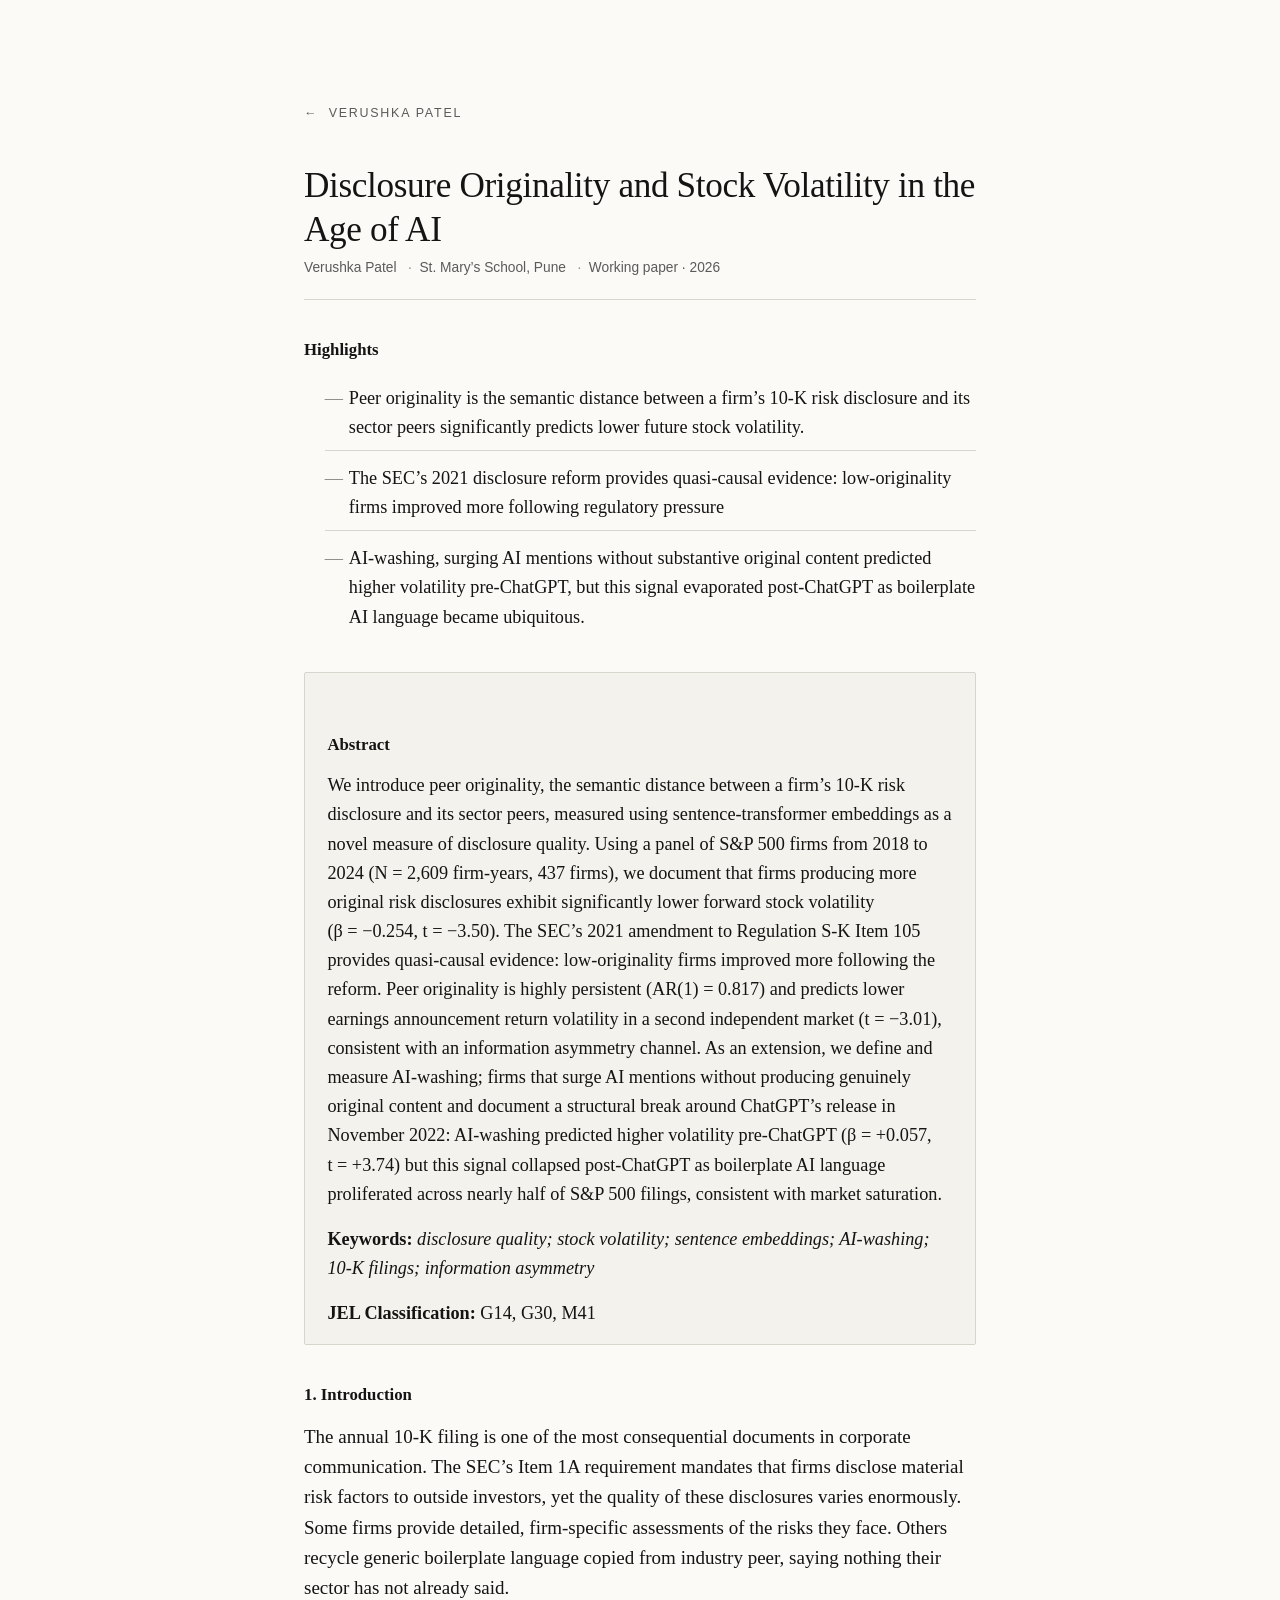
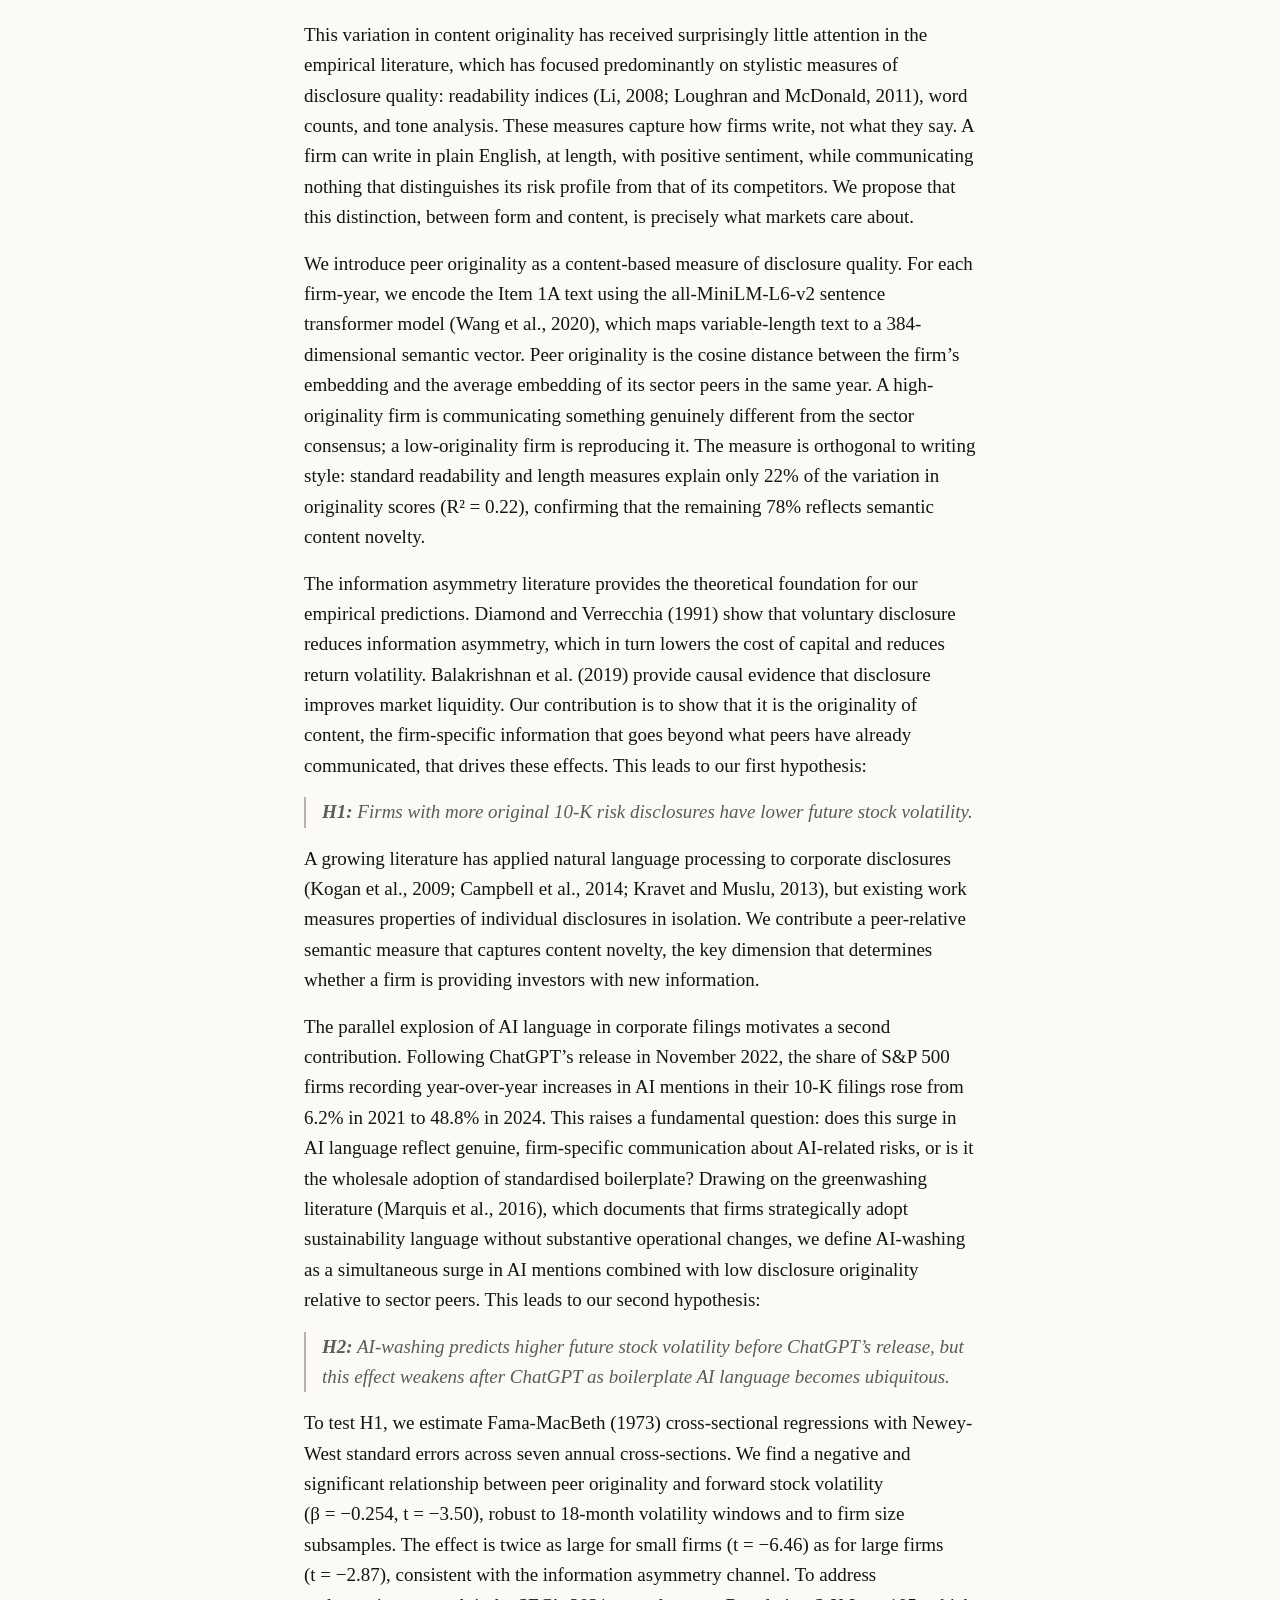
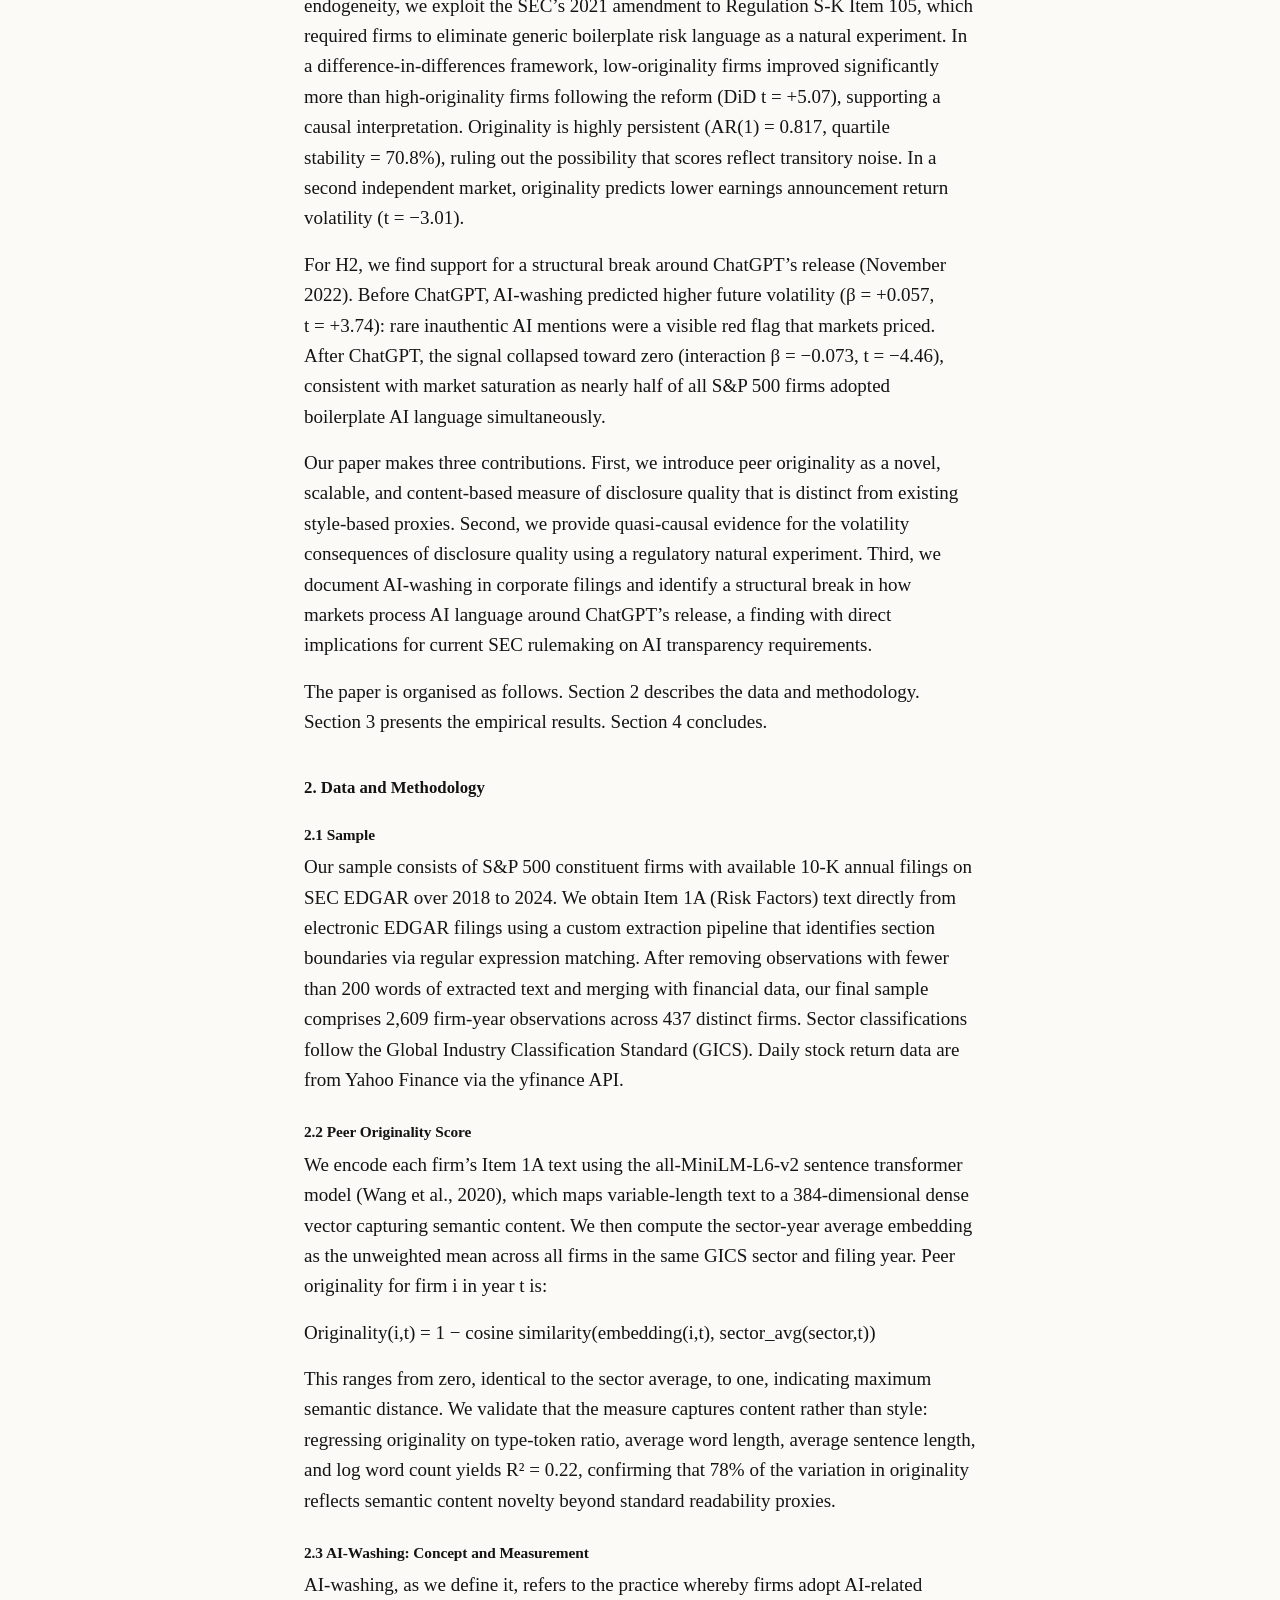
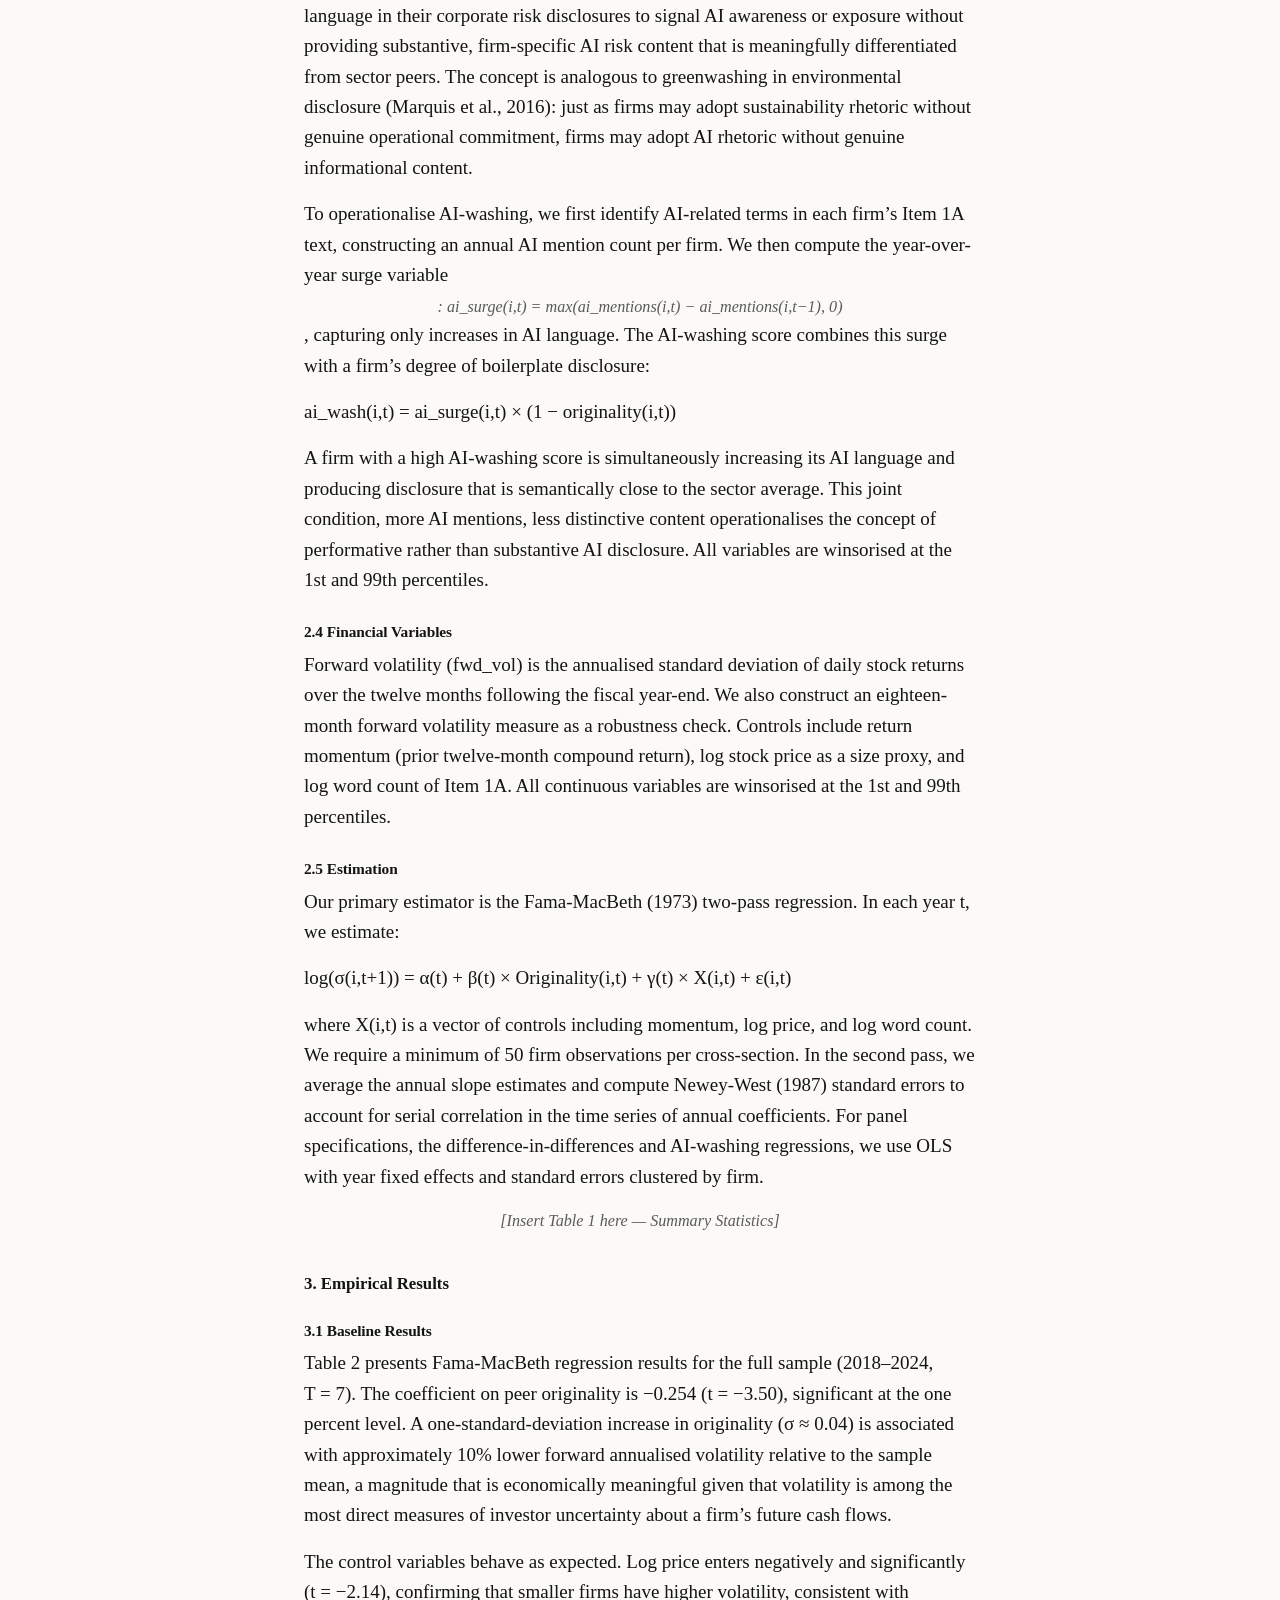
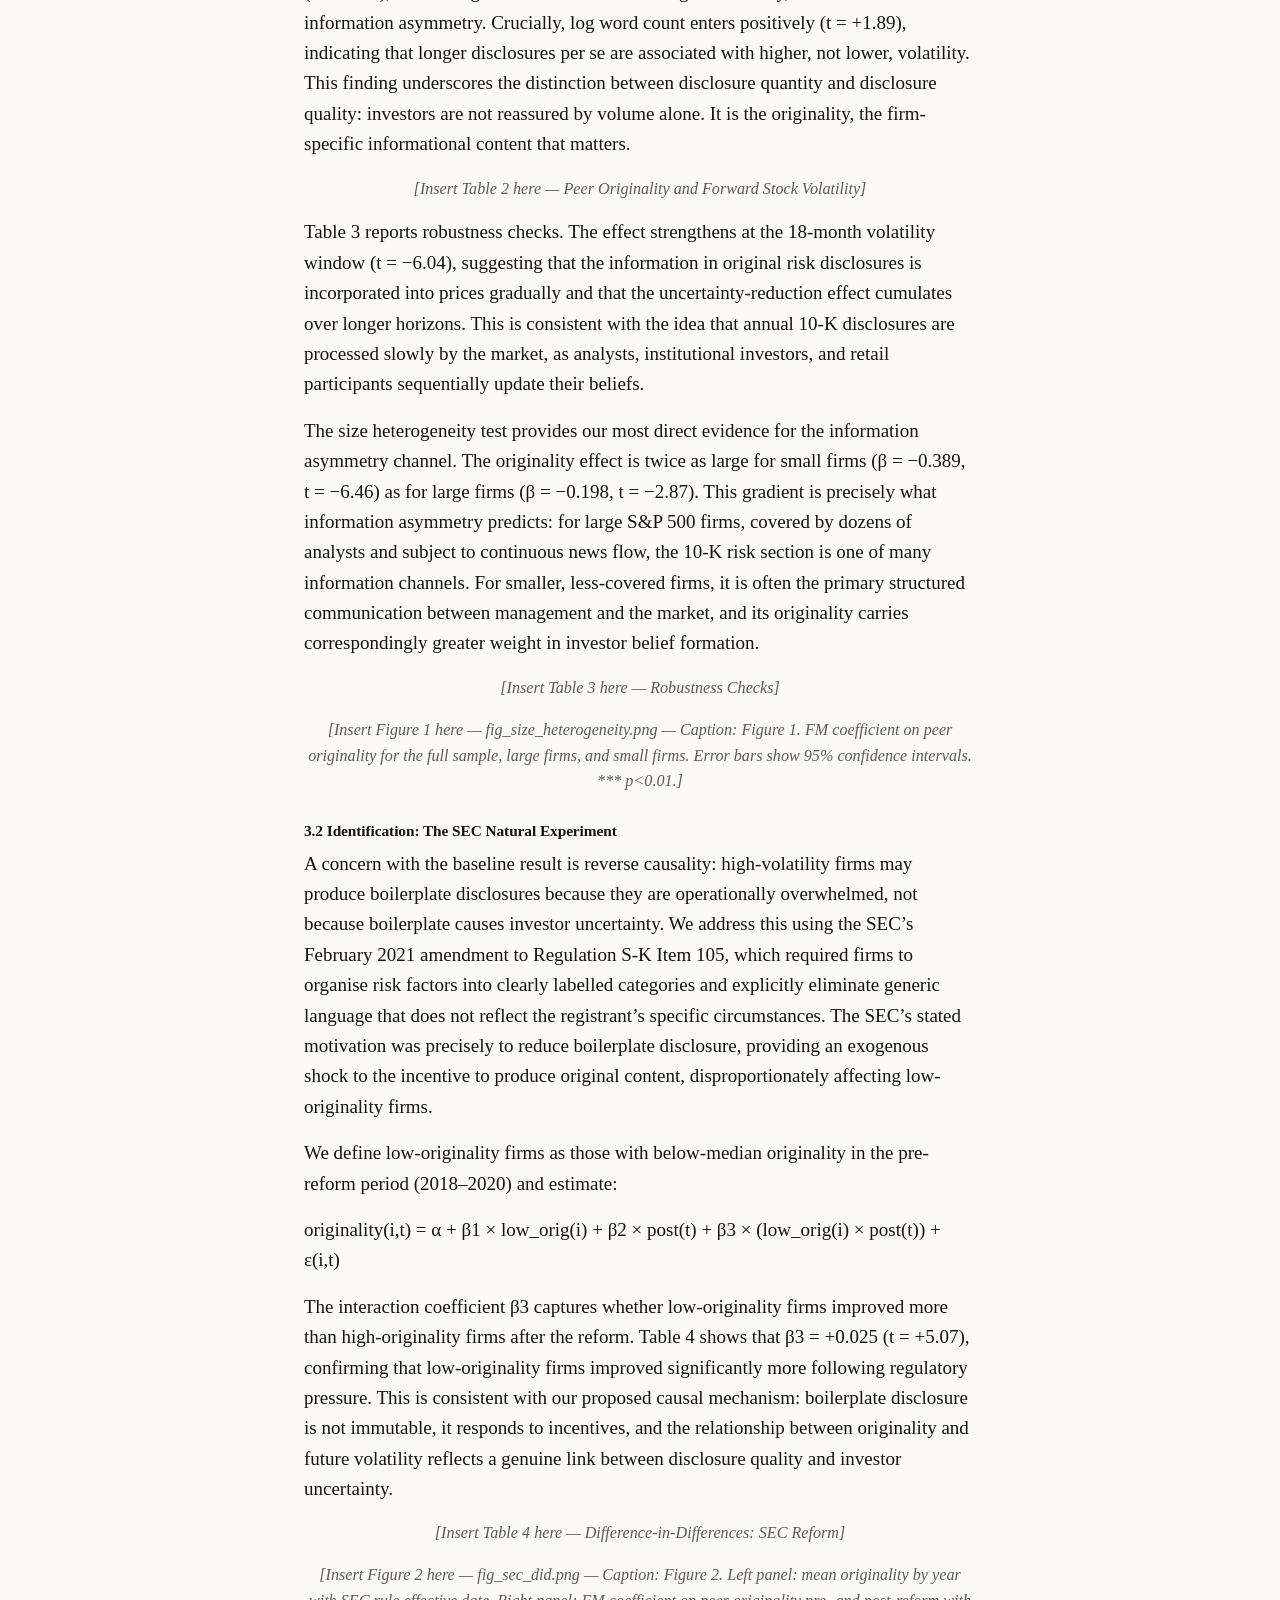
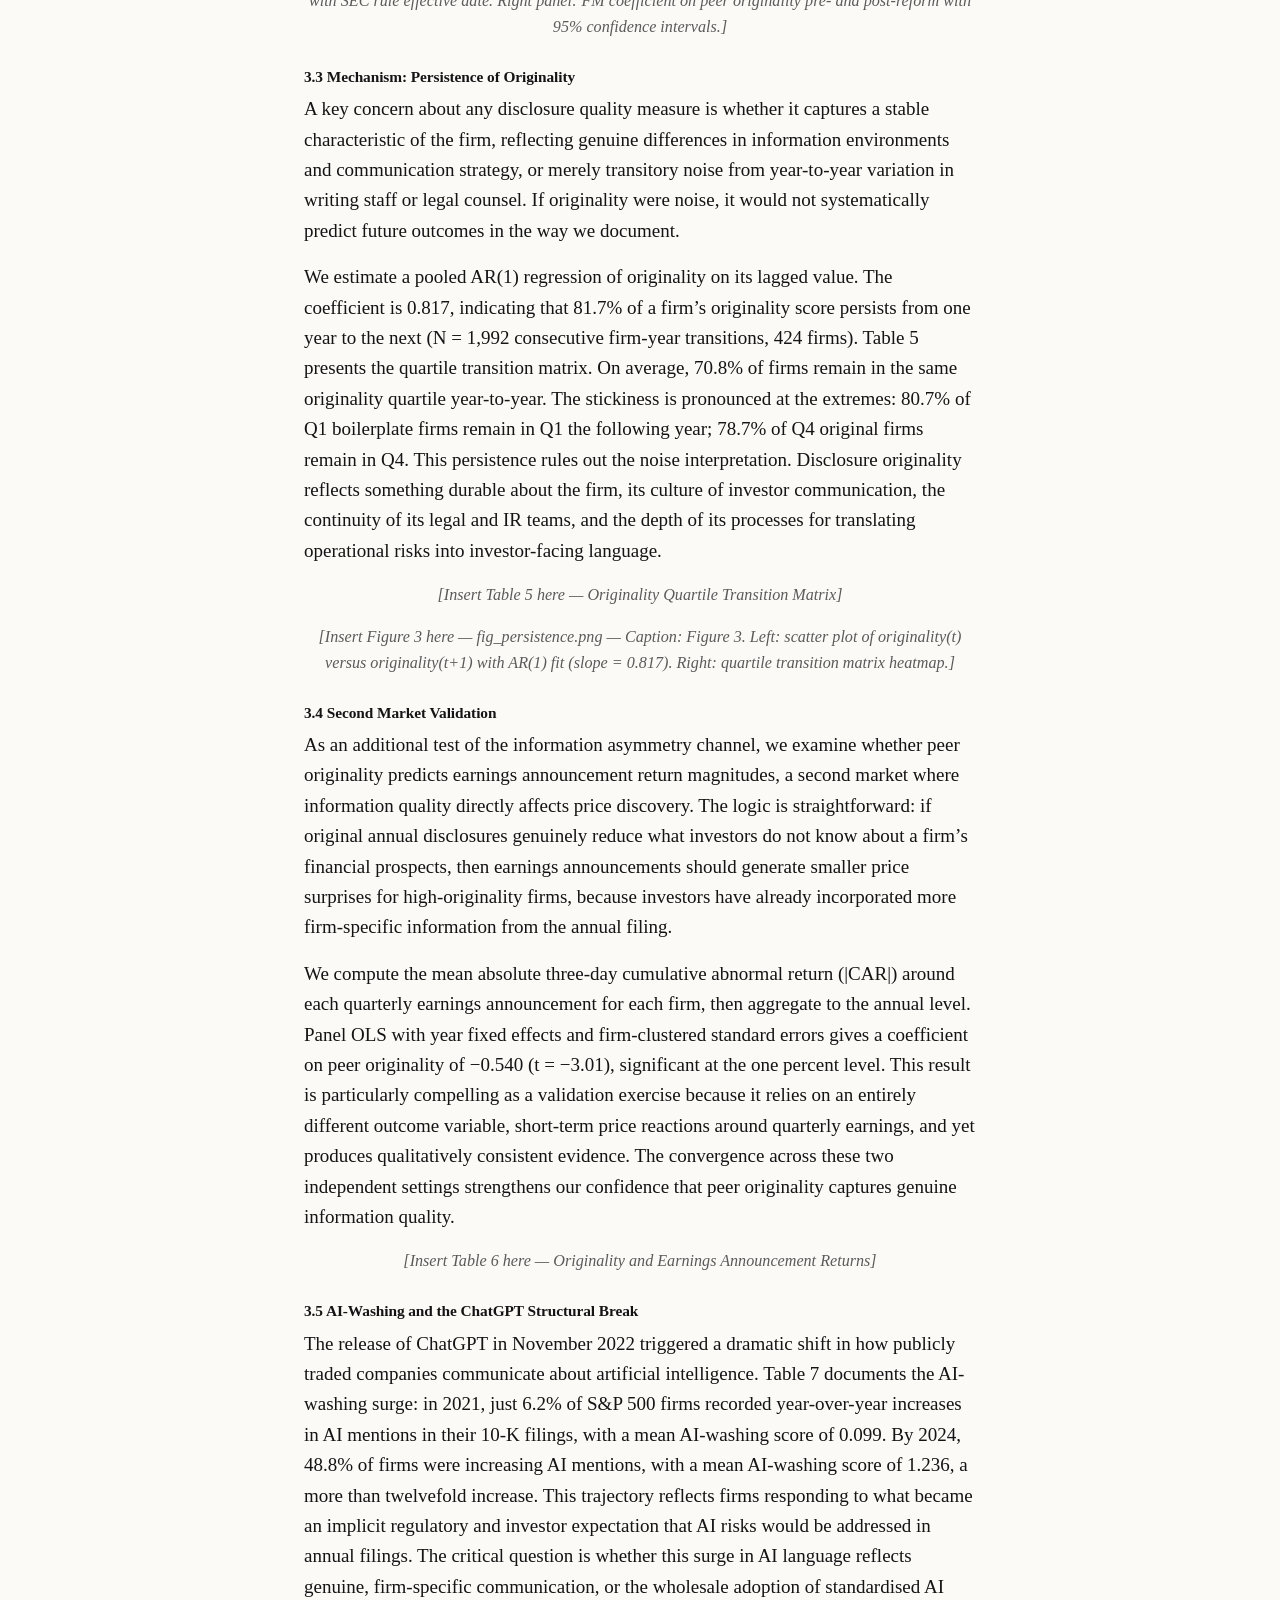
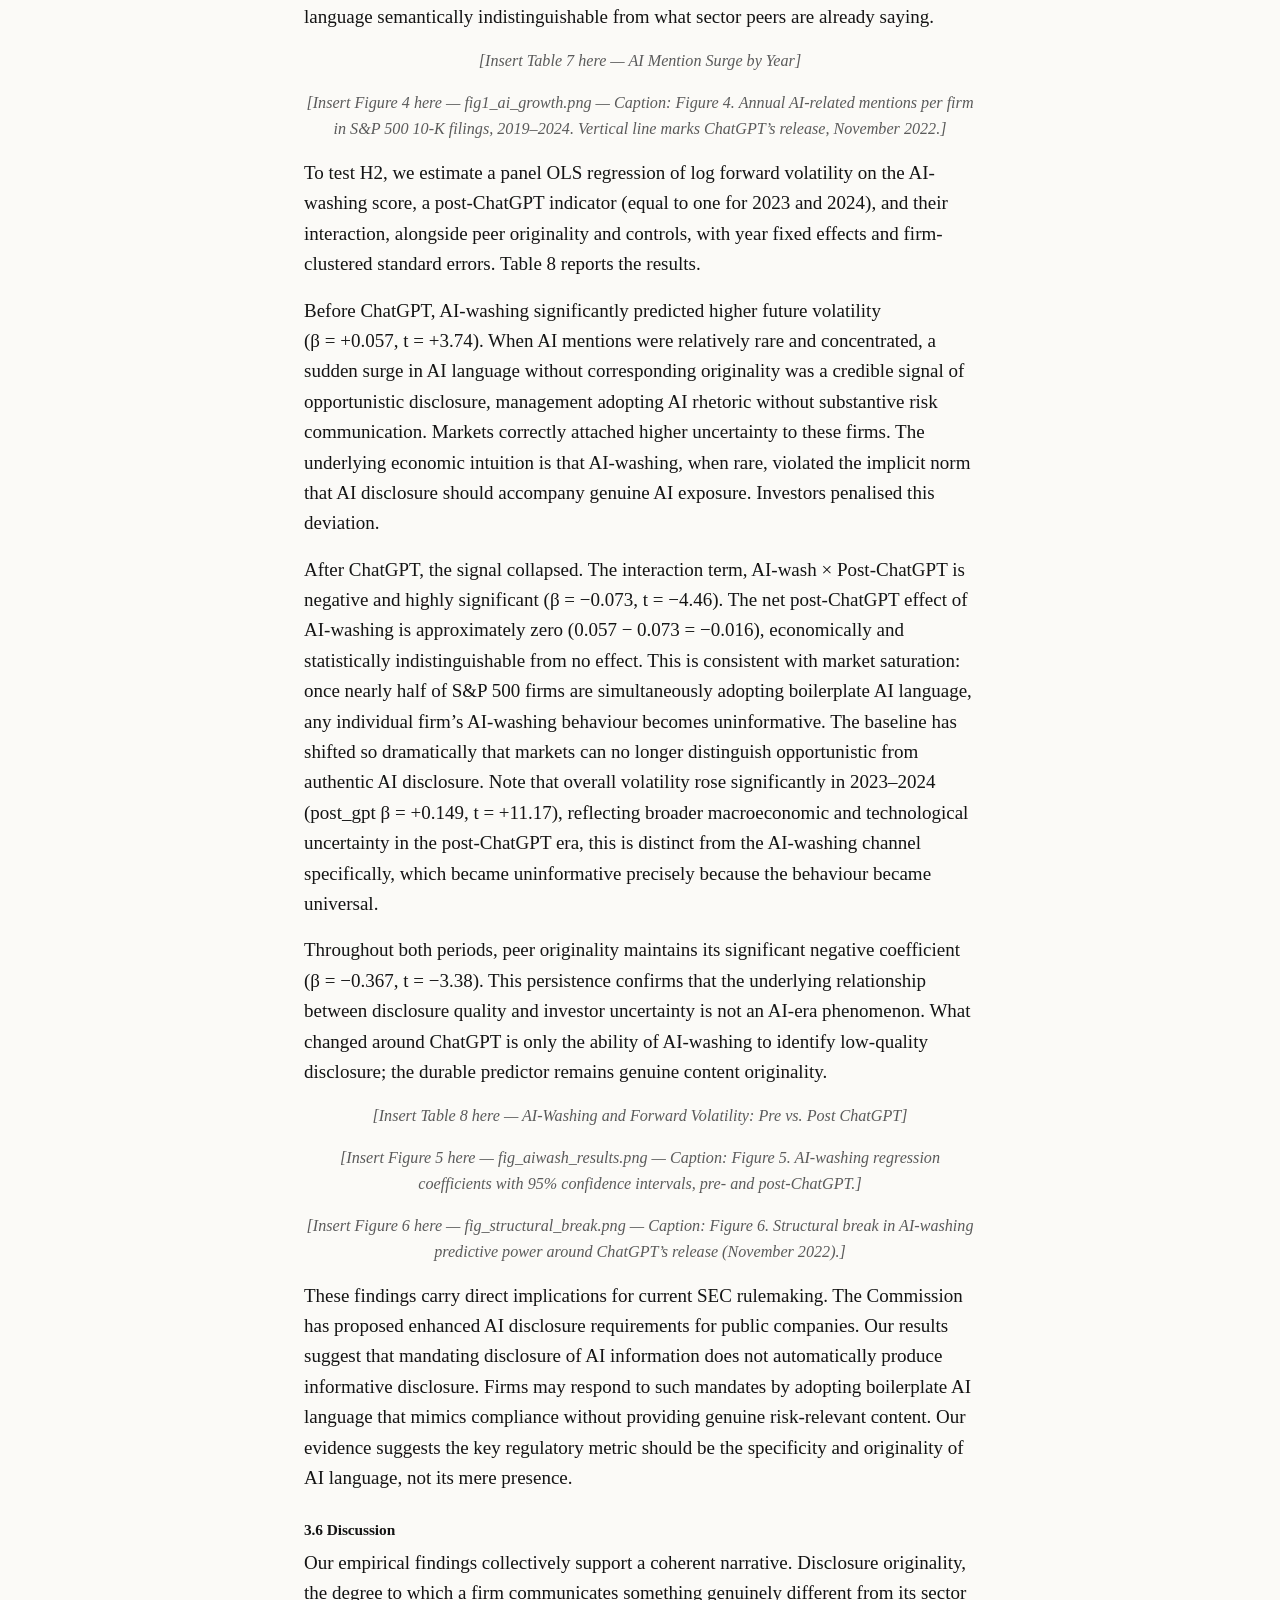
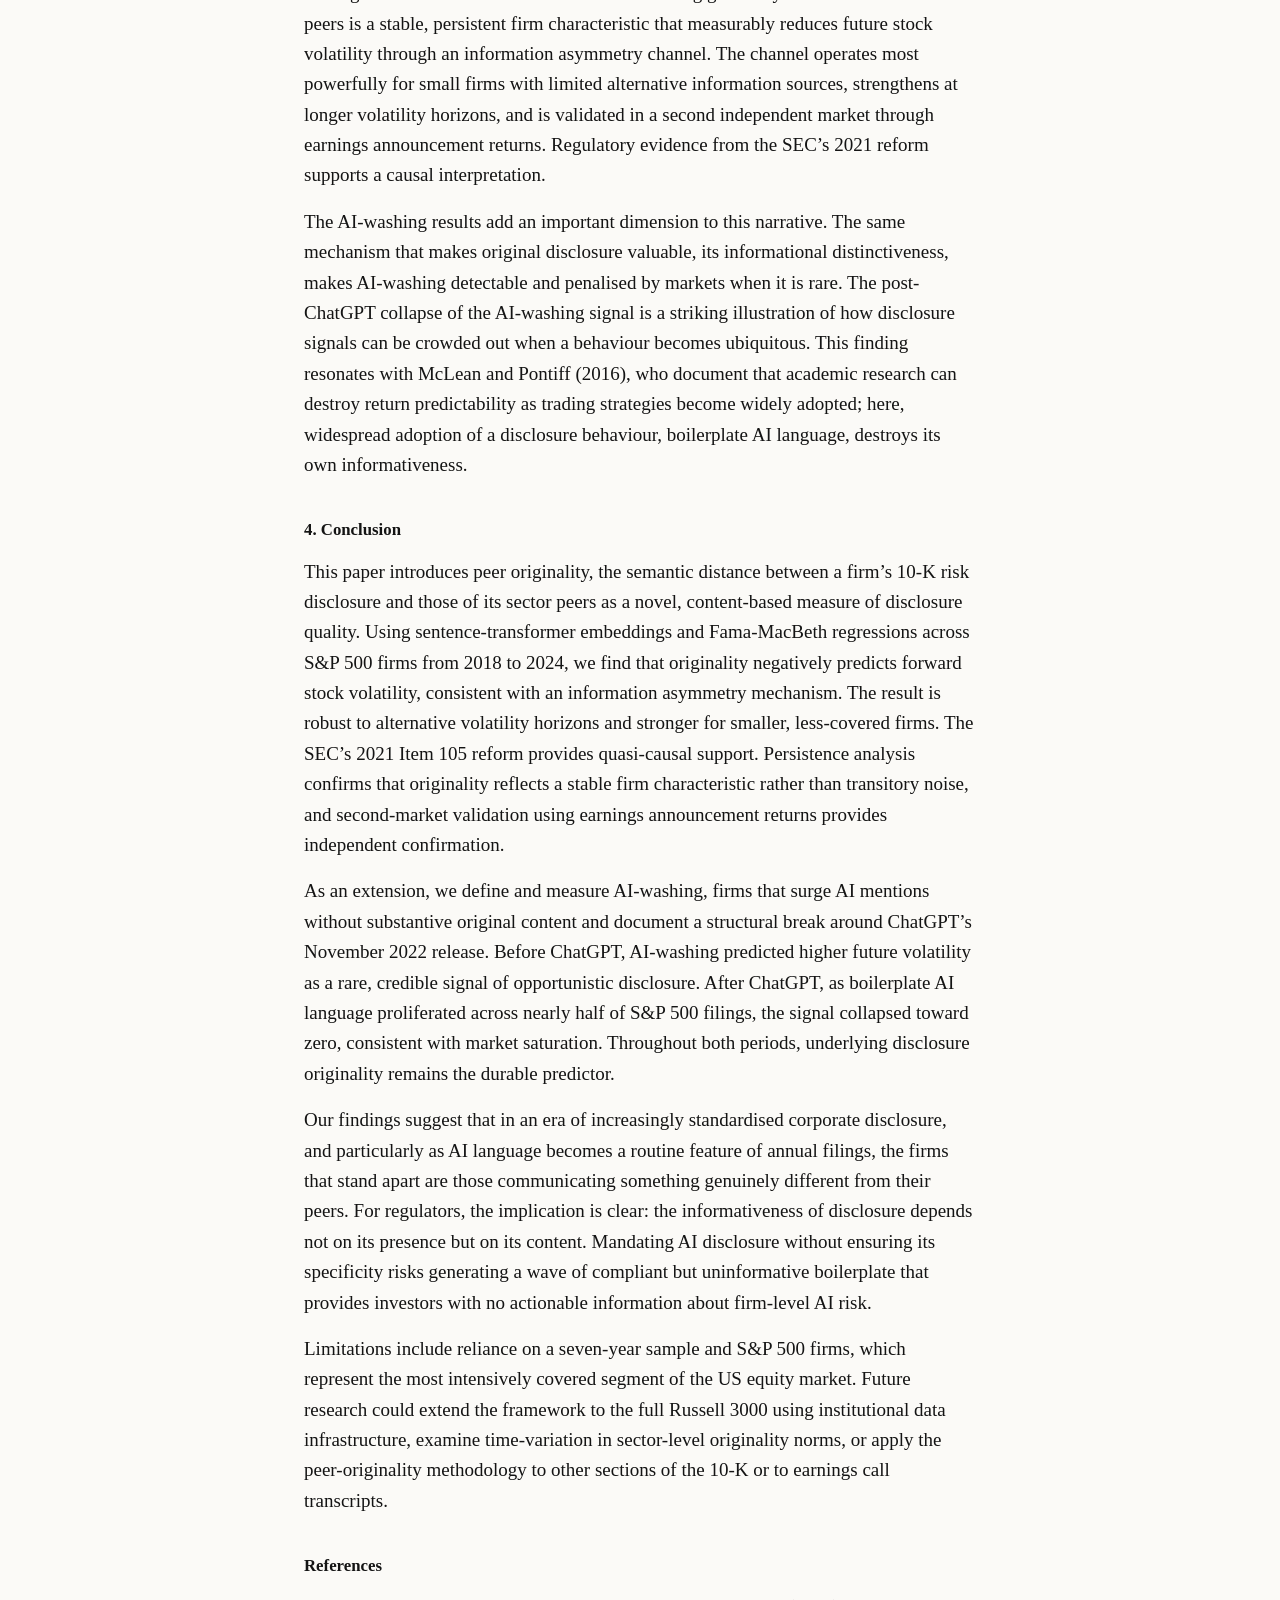
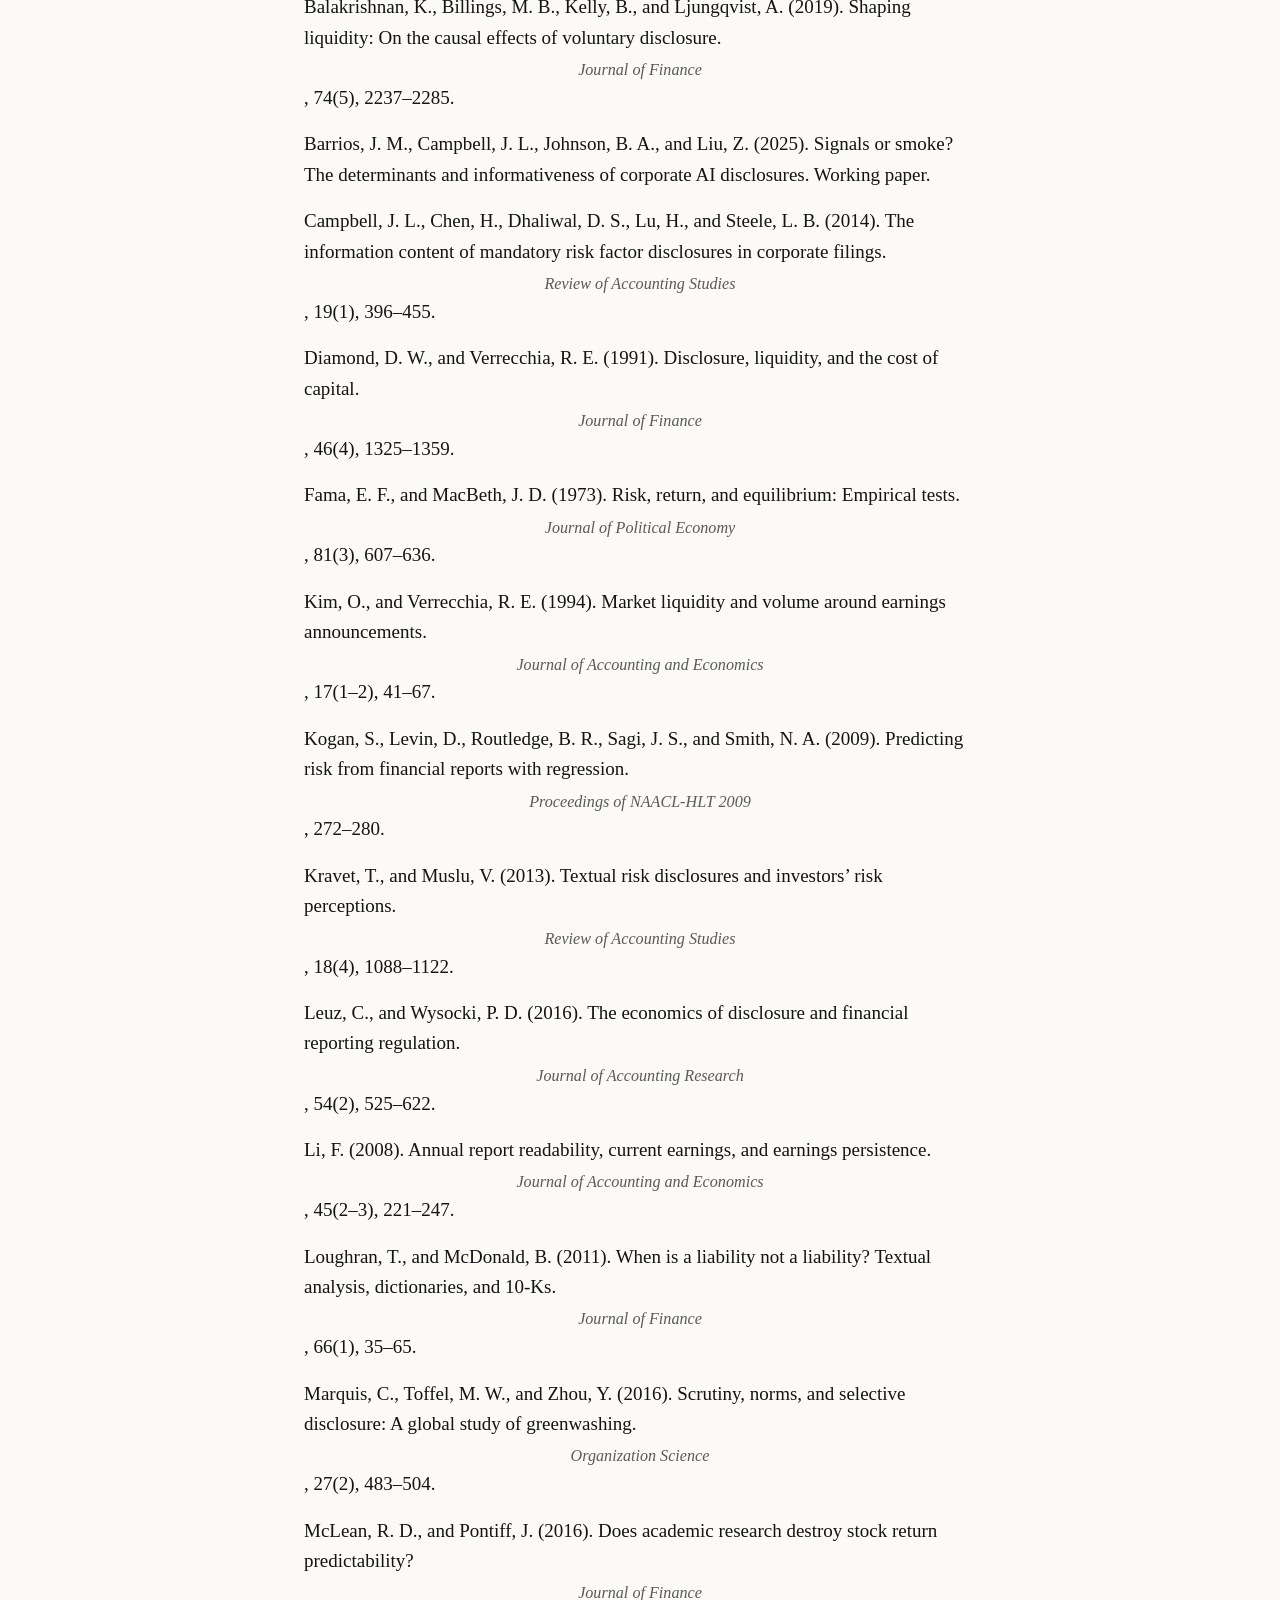
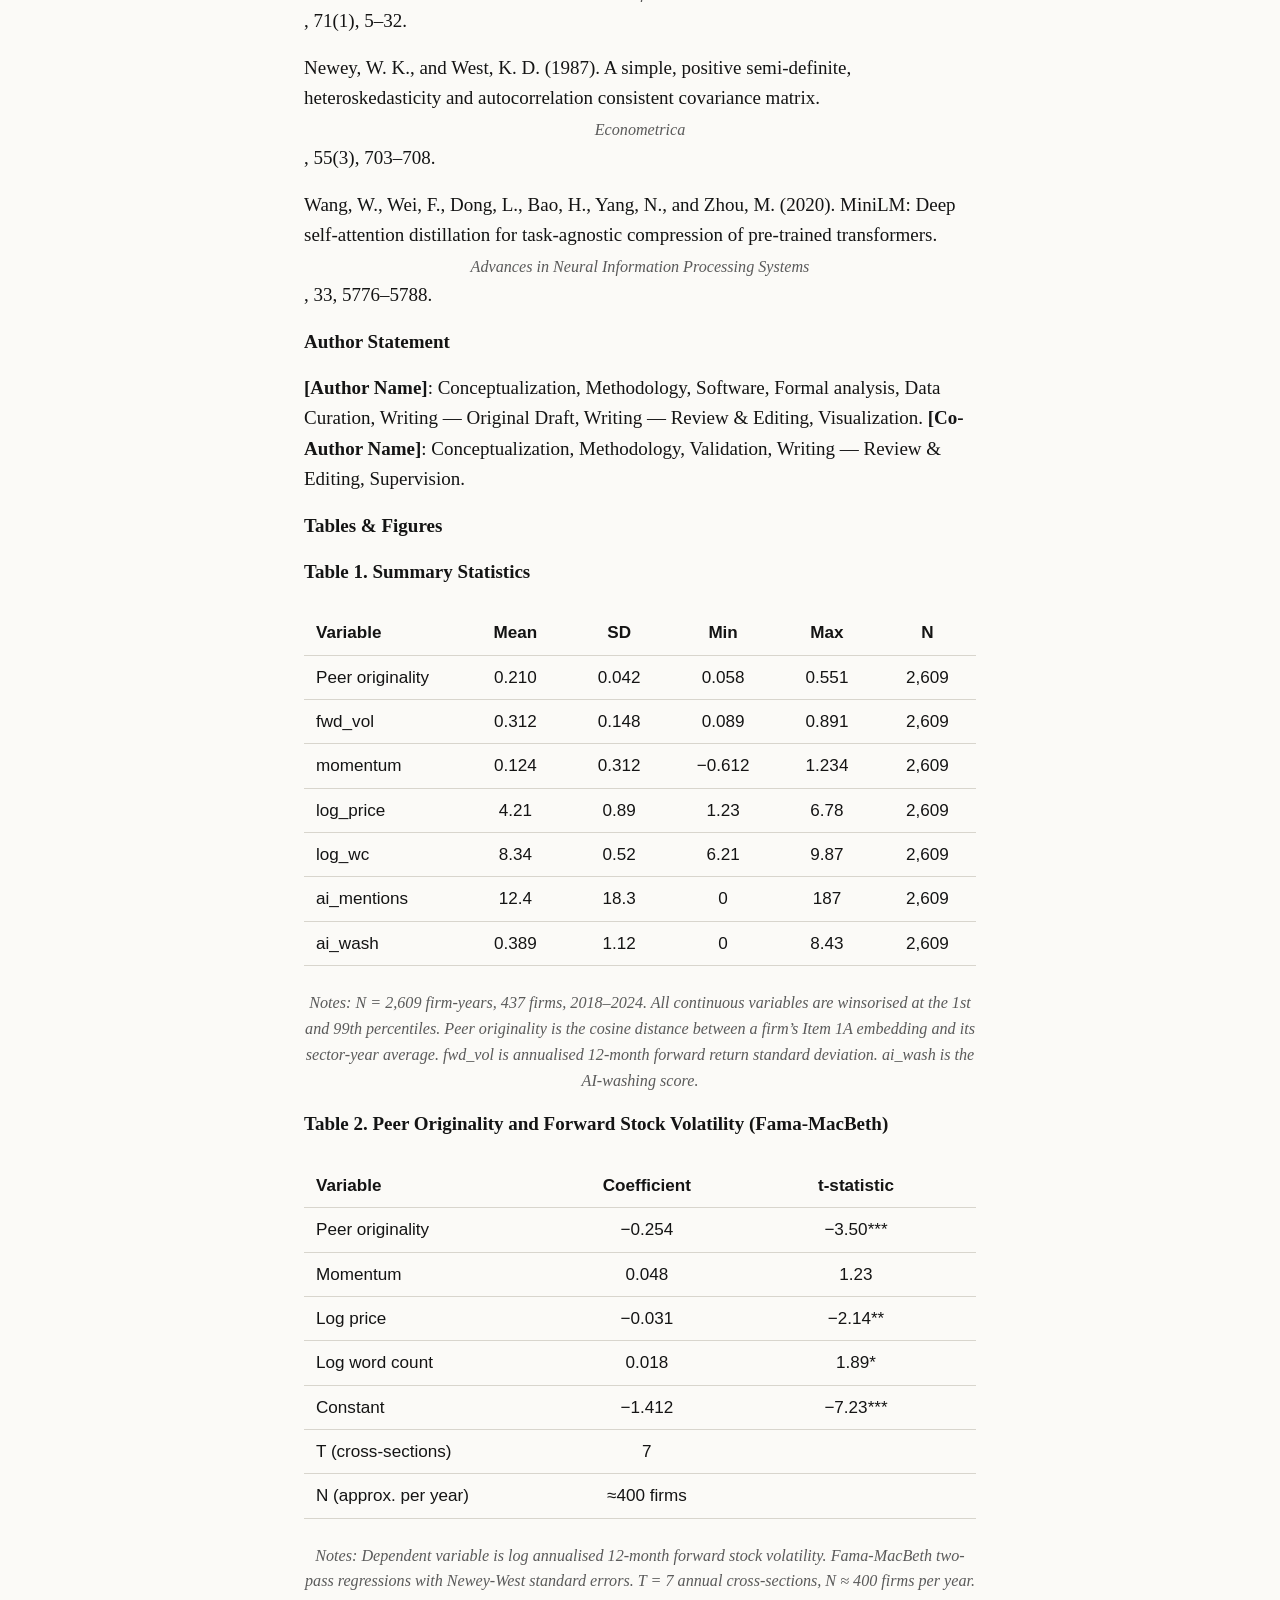
<file: papers/disclosure-originality.html>
<!doctype html>
<html lang="en">
<head>
<meta charset="utf-8">
<meta name="viewport" content="width=device-width, initial-scale=1">
<title>Disclosure Originality and Stock Volatility in the Age of
AI — Verushka Patel</title>
<meta name="description" content="Peer originality as a novel
content-based measure of 10-K disclosure quality. Firms with more
original risk disclosures exhibit significantly lower forward stock
volatility.">
<meta name="author" content="Verushka Patel">
<link rel="icon" href="../favicon.svg" type="image/svg+xml">
<link rel="stylesheet" href="../styles.css">
</head>
<body>
<div class="page paper-page">
<a class="back" href="../">Verushka Patel</a>

<header>
<h1>Disclosure Originality and Stock Volatility in the Age of AI</h1>
<p class="paper-meta">
<span>Verushka Patel</span>
<span>St. Mary&rsquo;s School, Pune</span>
<span>Working paper &middot; 2026</span>
</p>
</header>

<div class="body">
<section class="highlights">
<h2>Highlights</h2>
<ul>
  <li>Peer originality is the semantic distance between a firm’s 10-K
risk disclosure and its sector peers significantly predicts lower future
stock volatility.</li>
  <li>The SEC’s 2021 disclosure reform provides quasi-causal evidence:
low-originality firms improved more following regulatory pressure</li>
  <li>AI-washing, surging AI mentions without substantive original
content predicted higher volatility pre-ChatGPT, but this signal
evaporated post-ChatGPT as boilerplate AI language became
ubiquitous.</li>
</ul>
</section>
<section class="abstract">
<h2>Abstract</h2>
<p>We introduce peer originality, the semantic distance between a firm’s
10-K risk disclosure and its sector peers, measured using
sentence-transformer embeddings as a novel measure of disclosure
quality. Using a panel of S&amp;P 500 firms from 2018 to 2024 (N = 2,609
firm-years, 437 firms), we document that firms producing more original
risk disclosures exhibit significantly lower forward stock volatility
(β = −0.254, t = −3.50). The SEC’s 2021 amendment to Regulation S-K Item
105 provides quasi-causal evidence: low-originality firms improved more
following the reform. Peer originality is highly persistent
(AR(1) = 0.817) and predicts lower earnings announcement return
volatility in a second independent market (t = −3.01), consistent with
an information asymmetry channel. As an extension, we define and measure
AI-washing; firms that surge AI mentions without producing genuinely
original content and document a structural break around ChatGPT’s
release in November 2022: AI-washing predicted higher volatility
pre-ChatGPT (β = +0.057, t = +3.74) but this signal collapsed
post-ChatGPT as boilerplate AI language proliferated across nearly half
of S&amp;P 500 filings, consistent with market saturation.</p>
<p><strong>Keywords:</strong> <em>disclosure quality; stock volatility;
sentence embeddings; AI-washing; 10-K filings; information
asymmetry</em></p>
<p><strong>JEL Classification:</strong> G14, G30, M41</p>
</section>
<h2>1. Introduction</h2>
<p>The annual 10-K filing is one of the most consequential documents in
corporate communication. The SEC’s Item 1A requirement mandates that
firms disclose material risk factors to outside investors, yet the
quality of these disclosures varies enormously. Some firms provide
detailed, firm-specific assessments of the risks they face. Others
recycle generic boilerplate language copied from industry peer, saying
nothing their sector has not already said.</p>
<p>This variation in content originality has received surprisingly
little attention in the empirical literature, which has focused
predominantly on stylistic measures of disclosure quality: readability
indices (Li, 2008; Loughran and McDonald, 2011), word counts, and tone
analysis. These measures capture how firms write, not what they say. A
firm can write in plain English, at length, with positive sentiment,
while communicating nothing that distinguishes its risk profile from
that of its competitors. We propose that this distinction, between form
and content, is precisely what markets care about.</p>
<p>We introduce peer originality as a content-based measure of
disclosure quality. For each firm-year, we encode the Item 1A text using
the all-MiniLM-L6-v2 sentence transformer model (Wang et al., 2020),
which maps variable-length text to a 384-dimensional semantic vector.
Peer originality is the cosine distance between the firm’s embedding and
the average embedding of its sector peers in the same year. A
high-originality firm is communicating something genuinely different
from the sector consensus; a low-originality firm is reproducing it. The
measure is orthogonal to writing style: standard readability and length
measures explain only 22% of the variation in originality scores
(R² = 0.22), confirming that the remaining 78% reflects semantic content
novelty.</p>
<p>The information asymmetry literature provides the theoretical
foundation for our empirical predictions. Diamond and Verrecchia (1991)
show that voluntary disclosure reduces information asymmetry, which in
turn lowers the cost of capital and reduces return volatility.
Balakrishnan et al. (2019) provide causal evidence that disclosure
improves market liquidity. Our contribution is to show that it is the
originality of content, the firm-specific information that goes beyond
what peers have already communicated, that drives these effects. This
leads to our first hypothesis:</p>
<blockquote>
<p><strong>H1:</strong> Firms with more original 10-K risk disclosures
have lower future stock volatility.</p>
</blockquote>
<p>A growing literature has applied natural language processing to
corporate disclosures (Kogan et al., 2009; Campbell et al., 2014; Kravet
and Muslu, 2013), but existing work measures properties of individual
disclosures in isolation. We contribute a peer-relative semantic measure
that captures content novelty, the key dimension that determines whether
a firm is providing investors with new information.</p>
<p>The parallel explosion of AI language in corporate filings motivates
a second contribution. Following ChatGPT’s release in November 2022, the
share of S&amp;P 500 firms recording year-over-year increases in AI
mentions in their 10-K filings rose from 6.2% in 2021 to 48.8% in 2024.
This raises a fundamental question: does this surge in AI language
reflect genuine, firm-specific communication about AI-related risks, or
is it the wholesale adoption of standardised boilerplate? Drawing on the
greenwashing literature (Marquis et al., 2016), which documents that
firms strategically adopt sustainability language without substantive
operational changes, we define AI-washing as a simultaneous surge in AI
mentions combined with low disclosure originality relative to sector
peers. This leads to our second hypothesis:</p>
<blockquote>
<p><strong>H2:</strong> AI-washing predicts higher future stock
volatility before ChatGPT’s release, but this effect weakens after
ChatGPT as boilerplate AI language becomes ubiquitous.</p>
</blockquote>
<p>To test H1, we estimate Fama-MacBeth (1973) cross-sectional
regressions with Newey-West standard errors across seven annual
cross-sections. We find a negative and significant relationship between
peer originality and forward stock volatility (β = −0.254, t = −3.50),
robust to 18-month volatility windows and to firm size subsamples. The
effect is twice as large for small firms (t = −6.46) as for large firms
(t = −2.87), consistent with the information asymmetry channel. To
address endogeneity, we exploit the SEC’s 2021 amendment to Regulation
S-K Item 105, which required firms to eliminate generic boilerplate risk
language as a natural experiment. In a difference-in-differences
framework, low-originality firms improved significantly more than
high-originality firms following the reform (DiD t = +5.07), supporting
a causal interpretation. Originality is highly persistent
(AR(1) = 0.817, quartile stability = 70.8%), ruling out the possibility
that scores reflect transitory noise. In a second independent market,
originality predicts lower earnings announcement return volatility
(t = −3.01).</p>
<p>For H2, we find support for a structural break around ChatGPT’s
release (November 2022). Before ChatGPT, AI-washing predicted higher
future volatility (β = +0.057, t = +3.74): rare inauthentic AI mentions
were a visible red flag that markets priced. After ChatGPT, the signal
collapsed toward zero (interaction β = −0.073, t = −4.46), consistent
with market saturation as nearly half of all S&amp;P 500 firms adopted
boilerplate AI language simultaneously.</p>
<p>Our paper makes three contributions. First, we introduce peer
originality as a novel, scalable, and content-based measure of
disclosure quality that is distinct from existing style-based proxies.
Second, we provide quasi-causal evidence for the volatility consequences
of disclosure quality using a regulatory natural experiment. Third, we
document AI-washing in corporate filings and identify a structural break
in how markets process AI language around ChatGPT’s release, a finding
with direct implications for current SEC rulemaking on AI transparency
requirements.</p>
<p>The paper is organised as follows. Section 2 describes the data and
methodology. Section 3 presents the empirical results. Section 4
concludes.</p>
<h2>2. Data and Methodology</h2>
<h3>2.1 Sample</h3>
<p>Our sample consists of S&amp;P 500 constituent firms with available
10-K annual filings on SEC EDGAR over 2018 to 2024. We obtain Item 1A
(Risk Factors) text directly from electronic EDGAR filings using a
custom extraction pipeline that identifies section boundaries via
regular expression matching. After removing observations with fewer than
200 words of extracted text and merging with financial data, our final
sample comprises 2,609 firm-year observations across 437 distinct firms.
Sector classifications follow the Global Industry Classification
Standard (GICS). Daily stock return data are from Yahoo Finance via the
yfinance API.</p>
<h3>2.2 Peer Originality Score</h3>
<p>We encode each firm’s Item 1A text using the all-MiniLM-L6-v2
sentence transformer model (Wang et al., 2020), which maps
variable-length text to a 384-dimensional dense vector capturing
semantic content. We then compute the sector-year average embedding as
the unweighted mean across all firms in the same GICS sector and filing
year. Peer originality for firm i in year t is:</p>
<p>Originality(i,t) = 1 − cosine similarity(embedding(i,t),
sector_avg(sector,t))</p>
<p>This ranges from zero, identical to the sector average, to one,
indicating maximum semantic distance. We validate that the measure
captures content rather than style: regressing originality on type-token
ratio, average word length, average sentence length, and log word count
yields R² = 0.22, confirming that 78% of the variation in originality
reflects semantic content novelty beyond standard readability
proxies.</p>
<h3>2.3 AI-Washing: Concept and Measurement</h3>
<p>AI-washing, as we define it, refers to the practice whereby firms
adopt AI-related language in their corporate risk disclosures to signal
AI awareness or exposure without providing substantive, firm-specific AI
risk content that is meaningfully differentiated from sector peers. The
concept is analogous to greenwashing in environmental disclosure
(Marquis et al., 2016): just as firms may adopt sustainability rhetoric
without genuine operational commitment, firms may adopt AI rhetoric
without genuine informational content.</p>
<p>To operationalise AI-washing, we first identify AI-related terms in
each firm’s Item 1A text, constructing an annual AI mention count per
firm. We then compute the year-over-year surge variable<em>:
ai_surge(i,t) = max(ai_mentions(i,t) − ai_mentions(i,t−1), 0)</em>,
capturing only increases in AI language. The AI-washing score combines
this surge with a firm’s degree of boilerplate disclosure:</p>
<p>ai_wash(i,t) = ai_surge(i,t) × (1 − originality(i,t))</p>
<p>A firm with a high AI-washing score is simultaneously increasing its
AI language and producing disclosure that is semantically close to the
sector average. This joint condition, more AI mentions, less distinctive
content operationalises the concept of performative rather than
substantive AI disclosure. All variables are winsorised at the 1st and
99th percentiles.</p>
<h3>2.4 Financial Variables</h3>
<p>Forward volatility (fwd_vol) is the annualised standard deviation of
daily stock returns over the twelve months following the fiscal
year-end. We also construct an eighteen-month forward volatility measure
as a robustness check. Controls include return momentum (prior
twelve-month compound return), log stock price as a size proxy, and log
word count of Item 1A. All continuous variables are winsorised at the
1st and 99th percentiles.</p>
<h3>2.5 Estimation</h3>
<p>Our primary estimator is the Fama-MacBeth (1973) two-pass regression.
In each year t, we estimate:</p>
<p>log(σ(i,t+1)) = α(t) + β(t) × Originality(i,t) + γ(t) × X(i,t) +
ε(i,t)</p>
<p>where X(i,t) is a vector of controls including momentum, log price,
and log word count. We require a minimum of 50 firm observations per
cross-section. In the second pass, we average the annual slope estimates
and compute Newey-West (1987) standard errors to account for serial
correlation in the time series of annual coefficients. For panel
specifications, the difference-in-differences and AI-washing
regressions, we use OLS with year fixed effects and standard errors
clustered by firm.</p>
<p><em>[Insert Table 1 here — Summary Statistics]</em></p>
<h2>3. Empirical Results</h2>
<h3>3.1 Baseline Results</h3>
<p>Table 2 presents Fama-MacBeth regression results for the full sample
(2018–2024, T = 7). The coefficient on peer originality is −0.254
(t = −3.50), significant at the one percent level. A
one-standard-deviation increase in originality (σ ≈ 0.04) is associated
with approximately 10% lower forward annualised volatility relative to
the sample mean, a magnitude that is economically meaningful given that
volatility is among the most direct measures of investor uncertainty
about a firm’s future cash flows.</p>
<p>The control variables behave as expected. Log price enters negatively
and significantly (t = −2.14), confirming that smaller firms have higher
volatility, consistent with information asymmetry. Crucially, log word
count enters positively (t = +1.89), indicating that longer disclosures
per se are associated with higher, not lower, volatility. This finding
underscores the distinction between disclosure quantity and disclosure
quality: investors are not reassured by volume alone. It is the
originality, the firm-specific informational content that matters.</p>
<p><em>[Insert Table 2 here — Peer Originality and Forward Stock
Volatility]</em></p>
<p>Table 3 reports robustness checks. The effect strengthens at the
18-month volatility window (t = −6.04), suggesting that the information
in original risk disclosures is incorporated into prices gradually and
that the uncertainty-reduction effect cumulates over longer horizons.
This is consistent with the idea that annual 10-K disclosures are
processed slowly by the market, as analysts, institutional investors,
and retail participants sequentially update their beliefs.</p>
<p>The size heterogeneity test provides our most direct evidence for the
information asymmetry channel. The originality effect is twice as large
for small firms (β = −0.389, t = −6.46) as for large firms (β = −0.198,
t = −2.87). This gradient is precisely what information asymmetry
predicts: for large S&amp;P 500 firms, covered by dozens of analysts and
subject to continuous news flow, the 10-K risk section is one of many
information channels. For smaller, less-covered firms, it is often the
primary structured communication between management and the market, and
its originality carries correspondingly greater weight in investor
belief formation.</p>
<p><em>[Insert Table 3 here — Robustness Checks]</em></p>
<p><em>[Insert Figure 1 here — fig_size_heterogeneity.png — Caption:
Figure 1. FM coefficient on peer originality for the full sample, large
firms, and small firms. Error bars show 95% confidence intervals. ***
p&lt;0.01.]</em></p>
<h3>3.2 Identification: The SEC Natural Experiment</h3>
<p>A concern with the baseline result is reverse causality:
high-volatility firms may produce boilerplate disclosures because they
are operationally overwhelmed, not because boilerplate causes investor
uncertainty. We address this using the SEC’s February 2021 amendment to
Regulation S-K Item 105, which required firms to organise risk factors
into clearly labelled categories and explicitly eliminate generic
language that does not reflect the registrant’s specific circumstances.
The SEC’s stated motivation was precisely to reduce boilerplate
disclosure, providing an exogenous shock to the incentive to produce
original content, disproportionately affecting low-originality
firms.</p>
<p>We define low-originality firms as those with below-median
originality in the pre-reform period (2018–2020) and estimate:</p>
<p>originality(i,t) = α + β1 × low_orig(i) + β2 × post(t) + β3 ×
(low_orig(i) × post(t)) + ε(i,t)</p>
<p>The interaction coefficient β3 captures whether low-originality firms
improved more than high-originality firms after the reform. Table 4
shows that β3 = +0.025 (t = +5.07), confirming that low-originality
firms improved significantly more following regulatory pressure. This is
consistent with our proposed causal mechanism: boilerplate disclosure is
not immutable, it responds to incentives, and the relationship between
originality and future volatility reflects a genuine link between
disclosure quality and investor uncertainty.</p>
<p><em>[Insert Table 4 here — Difference-in-Differences: SEC
Reform]</em></p>
<p><em>[Insert Figure 2 here — fig_sec_did.png — Caption: Figure 2. Left
panel: mean originality by year with SEC rule effective date. Right
panel: FM coefficient on peer originality pre- and post-reform with 95%
confidence intervals.]</em></p>
<h3>3.3 Mechanism: Persistence of Originality</h3>
<p>A key concern about any disclosure quality measure is whether it
captures a stable characteristic of the firm, reflecting genuine
differences in information environments and communication strategy, or
merely transitory noise from year-to-year variation in writing staff or
legal counsel. If originality were noise, it would not systematically
predict future outcomes in the way we document.</p>
<p>We estimate a pooled AR(1) regression of originality on its lagged
value. The coefficient is 0.817, indicating that 81.7% of a firm’s
originality score persists from one year to the next (N = 1,992
consecutive firm-year transitions, 424 firms). Table 5 presents the
quartile transition matrix. On average, 70.8% of firms remain in the
same originality quartile year-to-year. The stickiness is pronounced at
the extremes: 80.7% of Q1 boilerplate firms remain in Q1 the following
year; 78.7% of Q4 original firms remain in Q4. This persistence rules
out the noise interpretation. Disclosure originality reflects something
durable about the firm, its culture of investor communication, the
continuity of its legal and IR teams, and the depth of its processes for
translating operational risks into investor-facing language.</p>
<p><em>[Insert Table 5 here — Originality Quartile Transition
Matrix]</em></p>
<p><em>[Insert Figure 3 here — fig_persistence.png — Caption: Figure 3.
Left: scatter plot of originality(t) versus originality(t+1) with AR(1)
fit (slope = 0.817). Right: quartile transition matrix
heatmap.]</em></p>
<h3>3.4 Second Market Validation</h3>
<p>As an additional test of the information asymmetry channel, we
examine whether peer originality predicts earnings announcement return
magnitudes, a second market where information quality directly affects
price discovery. The logic is straightforward: if original annual
disclosures genuinely reduce what investors do not know about a firm’s
financial prospects, then earnings announcements should generate smaller
price surprises for high-originality firms, because investors have
already incorporated more firm-specific information from the annual
filing.</p>
<p>We compute the mean absolute three-day cumulative abnormal return
(|CAR|) around each quarterly earnings announcement for each firm, then
aggregate to the annual level. Panel OLS with year fixed effects and
firm-clustered standard errors gives a coefficient on peer originality
of −0.540 (t = −3.01), significant at the one percent level. This result
is particularly compelling as a validation exercise because it relies on
an entirely different outcome variable, short-term price reactions
around quarterly earnings, and yet produces qualitatively consistent
evidence. The convergence across these two independent settings
strengthens our confidence that peer originality captures genuine
information quality.</p>
<p><em>[Insert Table 6 here — Originality and Earnings Announcement
Returns]</em></p>
<h3>3.5 AI-Washing and the ChatGPT Structural Break</h3>
<p>The release of ChatGPT in November 2022 triggered a dramatic shift in
how publicly traded companies communicate about artificial intelligence.
Table 7 documents the AI-washing surge: in 2021, just 6.2% of S&amp;P
500 firms recorded year-over-year increases in AI mentions in their 10-K
filings, with a mean AI-washing score of 0.099. By 2024, 48.8% of firms
were increasing AI mentions, with a mean AI-washing score of 1.236, a
more than twelvefold increase. This trajectory reflects firms responding
to what became an implicit regulatory and investor expectation that AI
risks would be addressed in annual filings. The critical question is
whether this surge in AI language reflects genuine, firm-specific
communication, or the wholesale adoption of standardised AI language
semantically indistinguishable from what sector peers are already
saying.</p>
<p><em>[Insert Table 7 here — AI Mention Surge by Year]</em></p>
<p><em>[Insert Figure 4 here — fig1_ai_growth.png — Caption: Figure 4.
Annual AI-related mentions per firm in S&amp;P 500 10-K filings,
2019–2024. Vertical line marks ChatGPT’s release, November
2022.]</em></p>
<p>To test H2, we estimate a panel OLS regression of log forward
volatility on the AI-washing score, a post-ChatGPT indicator (equal to
one for 2023 and 2024), and their interaction, alongside peer
originality and controls, with year fixed effects and firm-clustered
standard errors. Table 8 reports the results.</p>
<p>Before ChatGPT, AI-washing significantly predicted higher future
volatility (β = +0.057, t = +3.74). When AI mentions were relatively
rare and concentrated, a sudden surge in AI language without
corresponding originality was a credible signal of opportunistic
disclosure, management adopting AI rhetoric without substantive risk
communication. Markets correctly attached higher uncertainty to these
firms. The underlying economic intuition is that AI-washing, when rare,
violated the implicit norm that AI disclosure should accompany genuine
AI exposure. Investors penalised this deviation.</p>
<p>After ChatGPT, the signal collapsed. The interaction term, AI-wash ×
Post-ChatGPT is negative and highly significant (β = −0.073, t = −4.46).
The net post-ChatGPT effect of AI-washing is approximately zero
(0.057 − 0.073 = −0.016), economically and statistically
indistinguishable from no effect. This is consistent with market
saturation: once nearly half of S&amp;P 500 firms are simultaneously
adopting boilerplate AI language, any individual firm’s AI-washing
behaviour becomes uninformative. The baseline has shifted so
dramatically that markets can no longer distinguish opportunistic from
authentic AI disclosure. Note that overall volatility rose significantly
in 2023–2024 (post_gpt β = +0.149, t = +11.17), reflecting broader
macroeconomic and technological uncertainty in the post-ChatGPT era,
this is distinct from the AI-washing channel specifically, which became
uninformative precisely because the behaviour became universal.</p>
<p>Throughout both periods, peer originality maintains its significant
negative coefficient (β = −0.367, t = −3.38). This persistence confirms
that the underlying relationship between disclosure quality and investor
uncertainty is not an AI-era phenomenon. What changed around ChatGPT is
only the ability of AI-washing to identify low-quality disclosure; the
durable predictor remains genuine content originality.</p>
<p><em>[Insert Table 8 here — AI-Washing and Forward Volatility: Pre vs.
Post ChatGPT]</em></p>
<p><em>[Insert Figure 5 here — fig_aiwash_results.png — Caption: Figure
5. AI-washing regression coefficients with 95% confidence intervals,
pre- and post-ChatGPT.]</em></p>
<p><em>[Insert Figure 6 here — fig_structural_break.png — Caption:
Figure 6. Structural break in AI-washing predictive power around
ChatGPT’s release (November 2022).]</em></p>
<p>These findings carry direct implications for current SEC rulemaking.
The Commission has proposed enhanced AI disclosure requirements for
public companies. Our results suggest that mandating disclosure of AI
information does not automatically produce informative disclosure. Firms
may respond to such mandates by adopting boilerplate AI language that
mimics compliance without providing genuine risk-relevant content. Our
evidence suggests the key regulatory metric should be the specificity
and originality of AI language, not its mere presence.</p>
<h3>3.6 Discussion</h3>
<p>Our empirical findings collectively support a coherent narrative.
Disclosure originality, the degree to which a firm communicates
something genuinely different from its sector peers is a stable,
persistent firm characteristic that measurably reduces future stock
volatility through an information asymmetry channel. The channel
operates most powerfully for small firms with limited alternative
information sources, strengthens at longer volatility horizons, and is
validated in a second independent market through earnings announcement
returns. Regulatory evidence from the SEC’s 2021 reform supports a
causal interpretation.</p>
<p>The AI-washing results add an important dimension to this narrative.
The same mechanism that makes original disclosure valuable, its
informational distinctiveness, makes AI-washing detectable and penalised
by markets when it is rare. The post-ChatGPT collapse of the AI-washing
signal is a striking illustration of how disclosure signals can be
crowded out when a behaviour becomes ubiquitous. This finding resonates
with McLean and Pontiff (2016), who document that academic research can
destroy return predictability as trading strategies become widely
adopted; here, widespread adoption of a disclosure behaviour,
boilerplate AI language, destroys its own informativeness.</p>
<h2>4. Conclusion</h2>
<p>This paper introduces peer originality, the semantic distance between
a firm’s 10-K risk disclosure and those of its sector peers as a novel,
content-based measure of disclosure quality. Using sentence-transformer
embeddings and Fama-MacBeth regressions across S&amp;P 500 firms from
2018 to 2024, we find that originality negatively predicts forward stock
volatility, consistent with an information asymmetry mechanism. The
result is robust to alternative volatility horizons and stronger for
smaller, less-covered firms. The SEC’s 2021 Item 105 reform provides
quasi-causal support. Persistence analysis confirms that originality
reflects a stable firm characteristic rather than transitory noise, and
second-market validation using earnings announcement returns provides
independent confirmation.</p>
<p>As an extension, we define and measure AI-washing, firms that surge
AI mentions without substantive original content and document a
structural break around ChatGPT’s November 2022 release. Before ChatGPT,
AI-washing predicted higher future volatility as a rare, credible signal
of opportunistic disclosure. After ChatGPT, as boilerplate AI language
proliferated across nearly half of S&amp;P 500 filings, the signal
collapsed toward zero, consistent with market saturation. Throughout
both periods, underlying disclosure originality remains the durable
predictor.</p>
<p>Our findings suggest that in an era of increasingly standardised
corporate disclosure, and particularly as AI language becomes a routine
feature of annual filings, the firms that stand apart are those
communicating something genuinely different from their peers. For
regulators, the implication is clear: the informativeness of disclosure
depends not on its presence but on its content. Mandating AI disclosure
without ensuring its specificity risks generating a wave of compliant
but uninformative boilerplate that provides investors with no actionable
information about firm-level AI risk.</p>
<p>Limitations include reliance on a seven-year sample and S&amp;P 500
firms, which represent the most intensively covered segment of the US
equity market. Future research could extend the framework to the full
Russell 3000 using institutional data infrastructure, examine
time-variation in sector-level originality norms, or apply the
peer-originality methodology to other sections of the 10-K or to
earnings call transcripts.</p>
<h2>References</h2>
<p>Balakrishnan, K., Billings, M. B., Kelly, B., and Ljungqvist, A.
(2019). Shaping liquidity: On the causal effects of voluntary
disclosure. <em>Journal of Finance</em>, 74(5), 2237–2285.</p>
<p>Barrios, J. M., Campbell, J. L., Johnson, B. A., and Liu, Z. (2025).
Signals or smoke? The determinants and informativeness of corporate AI
disclosures. Working paper.</p>
<p>Campbell, J. L., Chen, H., Dhaliwal, D. S., Lu, H., and Steele, L. B.
(2014). The information content of mandatory risk factor disclosures in
corporate filings. <em>Review of Accounting Studies</em>, 19(1),
396–455.</p>
<p>Diamond, D. W., and Verrecchia, R. E. (1991). Disclosure, liquidity,
and the cost of capital. <em>Journal of Finance</em>, 46(4),
1325–1359.</p>
<p>Fama, E. F., and MacBeth, J. D. (1973). Risk, return, and
equilibrium: Empirical tests. <em>Journal of Political Economy</em>,
81(3), 607–636.</p>
<p>Kim, O., and Verrecchia, R. E. (1994). Market liquidity and volume
around earnings announcements. <em>Journal of Accounting and
Economics</em>, 17(1–2), 41–67.</p>
<p>Kogan, S., Levin, D., Routledge, B. R., Sagi, J. S., and Smith, N. A.
(2009). Predicting risk from financial reports with regression.
<em>Proceedings of NAACL-HLT 2009</em>, 272–280.</p>
<p>Kravet, T., and Muslu, V. (2013). Textual risk disclosures and
investors’ risk perceptions. <em>Review of Accounting Studies</em>,
18(4), 1088–1122.</p>
<p>Leuz, C., and Wysocki, P. D. (2016). The economics of disclosure and
financial reporting regulation. <em>Journal of Accounting Research</em>,
54(2), 525–622.</p>
<p>Li, F. (2008). Annual report readability, current earnings, and
earnings persistence. <em>Journal of Accounting and Economics</em>,
45(2–3), 221–247.</p>
<p>Loughran, T., and McDonald, B. (2011). When is a liability not a
liability? Textual analysis, dictionaries, and 10-Ks. <em>Journal of
Finance</em>, 66(1), 35–65.</p>
<p>Marquis, C., Toffel, M. W., and Zhou, Y. (2016). Scrutiny, norms, and
selective disclosure: A global study of greenwashing. <em>Organization
Science</em>, 27(2), 483–504.</p>
<p>McLean, R. D., and Pontiff, J. (2016). Does academic research destroy
stock return predictability? <em>Journal of Finance</em>, 71(1),
5–32.</p>
<p>Newey, W. K., and West, K. D. (1987). A simple, positive
semi-definite, heteroskedasticity and autocorrelation consistent
covariance matrix. <em>Econometrica</em>, 55(3), 703–708.</p>
<p>Wang, W., Wei, F., Dong, L., Bao, H., Yang, N., and Zhou, M. (2020).
MiniLM: Deep self-attention distillation for task-agnostic compression
of pre-trained transformers. <em>Advances in Neural Information
Processing Systems</em>, 33, 5776–5788.</p>
<p><strong>Author Statement</strong></p>
<p><strong>[Author Name]</strong>: Conceptualization, Methodology,
Software, Formal analysis, Data Curation, Writing — Original Draft,
Writing — Review &amp; Editing, Visualization. <strong>[Co-Author
Name]</strong>: Conceptualization, Methodology, Validation, Writing —
Review &amp; Editing, Supervision.</p>
<p><strong>Tables &amp; Figures</strong></p>
<p><strong>Table 1. Summary Statistics</strong></p>
<table>
<colgroup>
<col style="width: 23%" />
<col style="width: 15%" />
<col style="width: 15%" />
<col style="width: 15%" />
<col style="width: 15%" />
<col style="width: 14%" />
</colgroup>
<tbody>
<tr>
<td><strong>Variable</strong></td>
<td style="text-align: center;"><strong>Mean</strong></td>
<td style="text-align: center;"><strong>SD</strong></td>
<td style="text-align: center;"><strong>Min</strong></td>
<td style="text-align: center;"><strong>Max</strong></td>
<td style="text-align: center;"><strong>N</strong></td>
</tr>
<tr>
<td>Peer originality</td>
<td style="text-align: center;">0.210</td>
<td style="text-align: center;">0.042</td>
<td style="text-align: center;">0.058</td>
<td style="text-align: center;">0.551</td>
<td style="text-align: center;">2,609</td>
</tr>
<tr>
<td>fwd_vol</td>
<td style="text-align: center;">0.312</td>
<td style="text-align: center;">0.148</td>
<td style="text-align: center;">0.089</td>
<td style="text-align: center;">0.891</td>
<td style="text-align: center;">2,609</td>
</tr>
<tr>
<td>momentum</td>
<td style="text-align: center;">0.124</td>
<td style="text-align: center;">0.312</td>
<td style="text-align: center;">−0.612</td>
<td style="text-align: center;">1.234</td>
<td style="text-align: center;">2,609</td>
</tr>
<tr>
<td>log_price</td>
<td style="text-align: center;">4.21</td>
<td style="text-align: center;">0.89</td>
<td style="text-align: center;">1.23</td>
<td style="text-align: center;">6.78</td>
<td style="text-align: center;">2,609</td>
</tr>
<tr>
<td>log_wc</td>
<td style="text-align: center;">8.34</td>
<td style="text-align: center;">0.52</td>
<td style="text-align: center;">6.21</td>
<td style="text-align: center;">9.87</td>
<td style="text-align: center;">2,609</td>
</tr>
<tr>
<td>ai_mentions</td>
<td style="text-align: center;">12.4</td>
<td style="text-align: center;">18.3</td>
<td style="text-align: center;">0</td>
<td style="text-align: center;">187</td>
<td style="text-align: center;">2,609</td>
</tr>
<tr>
<td>ai_wash</td>
<td style="text-align: center;">0.389</td>
<td style="text-align: center;">1.12</td>
<td style="text-align: center;">0</td>
<td style="text-align: center;">8.43</td>
<td style="text-align: center;">2,609</td>
</tr>
</tbody>
</table>
<p><em>Notes: N = 2,609 firm-years, 437 firms, 2018–2024. All continuous
variables are winsorised at the 1st and 99th percentiles. Peer
originality is the cosine distance between a firm’s Item 1A embedding
and its sector-year average. fwd_vol is annualised 12-month forward
return standard deviation. ai_wash is the AI-washing score.</em></p>
<p><strong>Table 2. Peer Originality and Forward Stock Volatility
(Fama-MacBeth)</strong></p>
<table>
<colgroup>
<col style="width: 37%" />
<col style="width: 26%" />
<col style="width: 35%" />
</colgroup>
<tbody>
<tr>
<td><strong>Variable</strong></td>
<td style="text-align: center;"><strong>Coefficient</strong></td>
<td style="text-align: center;"><strong>t-statistic</strong></td>
</tr>
<tr>
<td>Peer originality</td>
<td style="text-align: center;">−0.254</td>
<td style="text-align: center;">−3.50***</td>
</tr>
<tr>
<td>Momentum</td>
<td style="text-align: center;">0.048</td>
<td style="text-align: center;">1.23</td>
</tr>
<tr>
<td>Log price</td>
<td style="text-align: center;">−0.031</td>
<td style="text-align: center;">−2.14**</td>
</tr>
<tr>
<td>Log word count</td>
<td style="text-align: center;">0.018</td>
<td style="text-align: center;">1.89*</td>
</tr>
<tr>
<td>Constant</td>
<td style="text-align: center;">−1.412</td>
<td style="text-align: center;">−7.23***</td>
</tr>
<tr>
<td>T (cross-sections)</td>
<td style="text-align: center;">7</td>
<td style="text-align: center;"></td>
</tr>
<tr>
<td>N (approx. per year)</td>
<td style="text-align: center;">≈400 firms</td>
<td style="text-align: center;"></td>
</tr>
</tbody>
</table>
<p><em>Notes: Dependent variable is log annualised 12-month forward
stock volatility. Fama-MacBeth two-pass regressions with Newey-West
standard errors. T = 7 annual cross-sections, N ≈ 400 firms per year.
*p&lt;0.10, **p&lt;0.05, ***p&lt;0.01.</em></p>
<p><strong>Table 3. Robustness Checks</strong></p>
<table>
<colgroup>
<col style="width: 42%" />
<col style="width: 21%" />
<col style="width: 21%" />
<col style="width: 14%" />
</colgroup>
<tbody>
<tr>
<td><strong>Specification</strong></td>
<td style="text-align: center;"><strong>Coef</strong></td>
<td style="text-align: center;"><strong>t-stat</strong></td>
<td style="text-align: center;"><strong>T</strong></td>
</tr>
<tr>
<td>Baseline (12m vol)</td>
<td style="text-align: center;">−0.254</td>
<td style="text-align: center;">−3.50***</td>
<td style="text-align: center;">7</td>
</tr>
<tr>
<td>18-month forward vol</td>
<td style="text-align: center;">−0.312</td>
<td style="text-align: center;">−6.04***</td>
<td style="text-align: center;">6</td>
</tr>
<tr>
<td>Small firms (below median price)</td>
<td style="text-align: center;">−0.389</td>
<td style="text-align: center;">−6.46***</td>
<td style="text-align: center;">6</td>
</tr>
<tr>
<td>Large firms (above median price)</td>
<td style="text-align: center;">−0.198</td>
<td style="text-align: center;">−2.87***</td>
<td style="text-align: center;">6</td>
</tr>
</tbody>
</table>
<p><em>Notes: All specifications include momentum, log price, and log
word count as controls. Fama-MacBeth two-pass regressions with
Newey-West standard errors. *p&lt;0.10, **p&lt;0.05,
***p&lt;0.01.</em></p>
<p><strong>Table 4. Difference-in-Differences — SEC Regulation S-K Item
105 Reform</strong></p>
<table>
<colgroup>
<col style="width: 53%" />
<col style="width: 23%" />
<col style="width: 23%" />
</colgroup>
<tbody>
<tr>
<td><strong>Variable</strong></td>
<td style="text-align: center;"><strong>Coefficient</strong></td>
<td style="text-align: center;"><strong>t-statistic</strong></td>
</tr>
<tr>
<td>Low originality</td>
<td style="text-align: center;">−0.181</td>
<td style="text-align: center;">−26.33***</td>
</tr>
<tr>
<td>Post-reform</td>
<td style="text-align: center;">−0.034</td>
<td style="text-align: center;">−7.17***</td>
</tr>
<tr>
<td>Low orig × Post (DiD)</td>
<td style="text-align: center;">+0.025</td>
<td style="text-align: center;">+5.07***</td>
</tr>
</tbody>
</table>
<p><em>Notes: Panel OLS with firm-clustered standard errors. N = 2,429
firm-year observations, 437 firms. Dependent variable is peer
originality score. Low_orig = 1 if below-median originality in
pre-reform period (2018–2020). Post = 1 for fiscal years 2021 and after.
***p&lt;0.01.</em></p>
<p><strong>Table 5. Originality Quartile Transition Matrix (% of firms;
rows = year t, columns = year t+1)</strong></p>
<table>
<colgroup>
<col style="width: 25%" />
<col style="width: 18%" />
<col style="width: 18%" />
<col style="width: 18%" />
<col style="width: 18%" />
</colgroup>
<tbody>
<tr>
<td></td>
<td style="text-align: center;"><strong>Q1 Boilerplate</strong></td>
<td style="text-align: center;"><strong>Q2</strong></td>
<td style="text-align: center;"><strong>Q3</strong></td>
<td style="text-align: center;"><strong>Q4 Original</strong></td>
</tr>
<tr>
<td><strong>Q1 Boilerplate</strong></td>
<td style="text-align: center;">80.7</td>
<td style="text-align: center;">14.9</td>
<td style="text-align: center;">2.8</td>
<td style="text-align: center;">1.6</td>
</tr>
<tr>
<td><strong>Q2</strong></td>
<td style="text-align: center;">15.3</td>
<td style="text-align: center;">62.4</td>
<td style="text-align: center;">20.3</td>
<td style="text-align: center;">2.0</td>
</tr>
<tr>
<td><strong>Q3</strong></td>
<td style="text-align: center;">2.2</td>
<td style="text-align: center;">18.9</td>
<td style="text-align: center;">61.2</td>
<td style="text-align: center;">17.7</td>
</tr>
<tr>
<td><strong>Q4 Original</strong></td>
<td style="text-align: center;">1.8</td>
<td style="text-align: center;">3.8</td>
<td style="text-align: center;">15.7</td>
<td style="text-align: center;">78.7</td>
</tr>
</tbody>
</table>
<p><em>Notes: N = 1,992 firm-year transitions, 424 firms. AR(1)
coefficient = 0.817. Mean diagonal (stability) = 70.8%. Q1 denotes
lowest originality (most boilerplate); Q4 denotes highest
originality.</em></p>
<p><strong>Table 6. Peer Originality and Earnings Announcement
Returns</strong></p>
<table>
<colgroup>
<col style="width: 27%" />
<col style="width: 19%" />
<col style="width: 22%" />
<col style="width: 30%" />
</colgroup>
<tbody>
<tr>
<td><strong>Variable</strong></td>
<td style="text-align: center;"><strong>Coef</strong></td>
<td style="text-align: center;"><strong>Clustered SE</strong></td>
<td style="text-align: center;"><strong>t-stat</strong></td>
</tr>
<tr>
<td>Peer originality</td>
<td style="text-align: center;">−0.540</td>
<td style="text-align: center;">0.179</td>
<td style="text-align: center;">−3.01***</td>
</tr>
<tr>
<td>Momentum</td>
<td style="text-align: center;">0.206</td>
<td style="text-align: center;">0.039</td>
<td style="text-align: center;">5.22***</td>
</tr>
<tr>
<td>Log price</td>
<td style="text-align: center;">0.002</td>
<td style="text-align: center;">0.019</td>
<td style="text-align: center;">0.12</td>
</tr>
<tr>
<td>Log word count</td>
<td style="text-align: center;">−0.043</td>
<td style="text-align: center;">0.037</td>
<td style="text-align: center;">−1.15</td>
</tr>
</tbody>
</table>
<p><em>Notes: Panel OLS with year fixed effects and firm-clustered
standard errors. N = 1,940 firm-years, 415 firms. Dependent variable is
log mean absolute 3-day cumulative abnormal return (|CAR|) around
quarterly earnings announcements. ***p&lt;0.01.</em></p>
<p><strong>Table 7. AI Mention Surge by Year (S&amp;P 500 10-K
Filings)</strong></p>
<table>
<colgroup>
<col style="width: 21%" />
<col style="width: 39%" />
<col style="width: 39%" />
</colgroup>
<tbody>
<tr>
<td style="text-align: center;"><strong>Year</strong></td>
<td style="text-align: center;"><strong>Mean AI-Wash Score</strong></td>
<td style="text-align: center;"><strong>% Firms with Positive AI
Surge</strong></td>
</tr>
<tr>
<td style="text-align: center;">2020</td>
<td style="text-align: center;">0.202</td>
<td style="text-align: center;">12.3%</td>
</tr>
<tr>
<td style="text-align: center;">2021</td>
<td style="text-align: center;">0.099</td>
<td style="text-align: center;">6.2%</td>
</tr>
<tr>
<td style="text-align: center;">2022</td>
<td style="text-align: center;">0.099</td>
<td style="text-align: center;">8.1%</td>
</tr>
<tr>
<td style="text-align: center;">2023</td>
<td style="text-align: center;">0.316</td>
<td style="text-align: center;">16.1%</td>
</tr>
<tr>
<td style="text-align: center;">2024</td>
<td style="text-align: center;">1.236</td>
<td style="text-align: center;">48.8%</td>
</tr>
</tbody>
</table>
<p><em>Notes: AI mention counts are based on keyword frequency of
AI-related terms in Item 1A. AI-washing score = ai_surge ×
(1 − originality). All years 2020–2024.</em></p>
<p><strong>Table 8. AI-Washing and Forward Stock Volatility — Pre vs.
Post ChatGPT</strong></p>
<table>
<colgroup>
<col style="width: 44%" />
<col style="width: 27%" />
<col style="width: 27%" />
</colgroup>
<tbody>
<tr>
<td><strong>Variable</strong></td>
<td style="text-align: center;"><strong>Coefficient</strong></td>
<td style="text-align: center;"><strong>t-statistic</strong></td>
</tr>
<tr>
<td>AI-washing</td>
<td style="text-align: center;">+0.057</td>
<td style="text-align: center;">+3.74***</td>
</tr>
<tr>
<td>Post-ChatGPT</td>
<td style="text-align: center;">+0.149</td>
<td style="text-align: center;">+11.17***</td>
</tr>
<tr>
<td>AI-wash × Post-ChatGPT</td>
<td style="text-align: center;">−0.073</td>
<td style="text-align: center;">−4.46***</td>
</tr>
<tr>
<td>Peer originality</td>
<td style="text-align: center;">−0.367</td>
<td style="text-align: center;">−3.38***</td>
</tr>
</tbody>
</table>
<p><em>Notes: Panel OLS with year fixed effects and firm-clustered
standard errors. N = 2,020 firm-years, 432 firms. Post-ChatGPT = 1 for
fiscal years 2023 and 2024. All continuous variables winsorised at
1st/99th percentiles. *p&lt;0.10, **p&lt;0.05, ***p&lt;0.01.</em></p>
<p><strong>Figures</strong></p>
<p><img src="media/disclosure-originality/media/image1.png"
title="Figure 1. FM coefficient on peer originality for the full sample, large firms, and small firms. Error bars show 95% confidence intervals. *** p&lt;0.01."
style="width:5.72917in;height:3.22917in"
alt="Figure 1. FM coefficient on peer originality for the full sample, large firms, and small firms. Error bars show 95% confidence intervals. *** p&lt;0.01." /></p>
<p><em>Figure 1. FM coefficient on peer originality for the full sample,
large firms, and small firms. Error bars show 95% confidence intervals.
*** p&lt;0.01.</em></p>
<p><img src="media/disclosure-originality/media/image2.png"
title="Figure 2. Left panel: mean originality by year with SEC rule effective date. Right panel: FM coefficient on peer originality pre- and post-reform with 95% confidence intervals."
style="width:5.72917in;height:3.22917in"
alt="Figure 2. Left panel: mean originality by year with SEC rule effective date. Right panel: FM coefficient on peer originality pre- and post-reform with 95% confidence intervals." /></p>
<p><em>Figure 2. Left panel: mean originality by year with SEC rule
effective date. Right panel: FM coefficient on peer originality pre- and
post-reform with 95% confidence intervals.</em></p>
<p><img src="media/disclosure-originality/media/image3.png"
title="Figure 3. Left: scatter plot of originality(t) versus originality(t+1) with AR(1) fit (slope = 0.817). Right: quartile transition matrix heatmap."
style="width:5.72917in;height:3.22917in"
alt="Figure 3. Left: scatter plot of originality(t) versus originality(t+1) with AR(1) fit (slope = 0.817). Right: quartile transition matrix heatmap." /></p>
<p><em>Figure 3. Left: scatter plot of originality(t) versus
originality(t+1) with AR(1) fit (slope = 0.817). Right: quartile
transition matrix heatmap.</em></p>
<p><img src="media/disclosure-originality/media/image4.png"
title="Figure 4. Annual AI-related mentions per firm in S&amp;P 500 10-K filings, 2019–2024. Vertical line marks ChatGPT’s release, November 2022."
style="width:5.72917in;height:3.22917in"
alt="Figure 4. Annual AI-related mentions per firm in S&amp;P 500 10-K filings, 2019–2024. Vertical line marks ChatGPT’s release, November 2022." /></p>
<p><em>Figure 4. Annual AI-related mentions per firm in S&amp;P 500 10-K
filings, 2019–2024. Vertical line marks ChatGPT’s release, November
2022.</em></p>
<p><img src="media/disclosure-originality/media/image5.png"
title="Figure 5. AI-washing regression coefficients with 95% confidence intervals, pre- and post-ChatGPT."
style="width:5.72917in;height:3.22917in"
alt="Figure 5. AI-washing regression coefficients with 95% confidence intervals, pre- and post-ChatGPT." /></p>
<p><em>Figure 5. AI-washing regression coefficients with 95% confidence
intervals, pre- and post-ChatGPT.</em></p>
<p><img src="media/disclosure-originality/media/image6.png"
title="Figure 6. Structural break in AI-washing predictive power around ChatGPT’s release (November 2022)."
style="width:5.72917in;height:3.22917in"
alt="Figure 6. Structural break in AI-washing predictive power around ChatGPT’s release (November 2022)." /></p>
<p><em>Figure 6. Structural break in AI-washing predictive power around
ChatGPT’s release (November 2022).</em></p>
</div>

<footer class="site">
<p><a href="../">&larr; Back to homepage</a> &middot; <a href="mailto:verushkapatel4@gmail.com">verushkapatel4@gmail.com</a></p>
</footer>

</div>
</body>
</html>
</file>
<file: styles.css>
/* Verushka Patel — research portfolio
   Monochrome, minimalist, serif.
   No gradients, no color, no animations. */

:root {
  --bg: #fbfaf7;
  --bg-panel: #f4f2ec;
  --ink: #141414;
  --ink-muted: #5a5a5a;
  --ink-faint: #8a8a8a;
  --rule: #d8d5cd;
  --rule-strong: #b8b3a7;
  --measure: 38rem;
  --measure-wide: 46rem;

  --serif: "Iowan Old Style", "Apple Garamond", "Baskerville", "Source Serif Pro", "EB Garamond", "Georgia", "Times New Roman", serif;
  --sans: -apple-system, BlinkMacSystemFont, "Inter", "Helvetica Neue", Arial, sans-serif;
  --mono: ui-monospace, "SF Mono", Menlo, Consolas, monospace;
}

@media (prefers-color-scheme: dark) {
  :root {
    --bg: #121211;
    --bg-panel: #1a1a18;
    --ink: #ececea;
    --ink-muted: #a8a6a0;
    --ink-faint: #6e6c66;
    --rule: #2a2a27;
    --rule-strong: #3a3a36;
  }
}

*,
*::before,
*::after {
  box-sizing: border-box;
}

html {
  -webkit-text-size-adjust: 100%;
  text-size-adjust: 100%;
  -webkit-font-smoothing: antialiased;
  -moz-osx-font-smoothing: grayscale;
  font-kerning: normal;
  font-feature-settings: "kern", "liga", "onum";
}

body {
  margin: 0;
  background: var(--bg);
  color: var(--ink);
  font-family: var(--serif);
  font-size: 18px;
  line-height: 1.6;
  font-weight: 400;
  text-rendering: optimizeLegibility;
}

@media (min-width: 720px) {
  body { font-size: 19px; }
}

::selection {
  background: var(--ink);
  color: var(--bg);
}

/* -------- layout -------- */

.page {
  max-width: var(--measure);
  margin: 0 auto;
  padding: 4rem 1.5rem 6rem;
}

@media (min-width: 720px) {
  .page { padding: 6rem 2rem 8rem; }
}

main > section + section {
  margin-top: 3.5rem;
}

/* -------- typography -------- */

h1, h2, h3, h4 {
  font-family: var(--serif);
  font-weight: 600;
  line-height: 1.2;
  letter-spacing: -0.005em;
  margin: 0;
}

h1 {
  font-size: 2.4rem;
  font-weight: 500;
  letter-spacing: -0.02em;
}

@media (min-width: 720px) {
  h1 { font-size: 2.85rem; }
}

h2 {
  font-size: 0.82rem;
  font-family: var(--sans);
  font-weight: 600;
  text-transform: uppercase;
  letter-spacing: 0.14em;
  color: var(--ink-muted);
  padding-bottom: 0.55rem;
  margin-bottom: 1.75rem;
  border-bottom: 1px solid var(--rule);
}

h3 {
  font-size: 1.1rem;
  font-weight: 600;
  letter-spacing: -0.005em;
  margin-bottom: 0.25rem;
}

p {
  margin: 0 0 1rem;
}

p + p {
  text-indent: 0;
}

.lede {
  font-size: 1.05rem;
  color: var(--ink-muted);
  margin: 0.6rem 0 0;
  line-height: 1.5;
}

.meta {
  font-family: var(--sans);
  font-size: 0.82rem;
  letter-spacing: 0.04em;
  color: var(--ink-muted);
}

em { font-style: italic; }
strong { font-weight: 600; }

a {
  color: inherit;
  text-decoration: underline;
  text-underline-offset: 2px;
  text-decoration-thickness: 1px;
  text-decoration-color: var(--rule-strong);
  transition: text-decoration-color 120ms ease;
}

a:hover {
  text-decoration-color: currentColor;
}

a:focus-visible {
  outline: 2px solid var(--ink);
  outline-offset: 3px;
  border-radius: 1px;
}

.ext::after {
  content: " \2197";
  font-size: 0.75em;
  color: var(--ink-faint);
}

/* -------- header -------- */

header.intro {
  margin-bottom: 4rem;
}

header.intro h1 {
  margin-bottom: 0.15rem;
}

header.intro .meta {
  display: block;
  margin-top: 0.4rem;
}

.contact-strip {
  margin-top: 1.5rem;
  padding-top: 1.25rem;
  border-top: 1px solid var(--rule);
  font-family: var(--sans);
  font-size: 0.88rem;
  color: var(--ink-muted);
  display: flex;
  flex-wrap: wrap;
  gap: 0.9rem 1.6rem;
}

.contact-strip a { color: var(--ink); }

.contact-strip .sep {
  color: var(--ink-faint);
  user-select: none;
}

/* -------- nav -------- */

nav.anchors {
  margin: 2rem 0 0;
  padding: 0.75rem 0;
  border-top: 1px solid var(--rule);
  border-bottom: 1px solid var(--rule);
  font-family: var(--sans);
  font-size: 0.75rem;
  text-transform: uppercase;
  letter-spacing: 0.14em;
  display: flex;
  flex-wrap: wrap;
  gap: 0.6rem 1.5rem;
}

nav.anchors a {
  color: var(--ink-muted);
  text-decoration: none;
}

nav.anchors a:hover { color: var(--ink); }

/* -------- entries (research, publications) -------- */

.entry {
  padding: 1.5rem 0;
  border-bottom: 1px solid var(--rule);
}

.entry:first-child { padding-top: 0; }
.entry:last-child { border-bottom: 0; padding-bottom: 0; }

.entry h3 a {
  text-decoration: none;
}

.entry h3 a:hover {
  text-decoration: underline;
  text-decoration-thickness: 1px;
  text-underline-offset: 3px;
}

.entry .byline {
  font-family: var(--sans);
  font-size: 0.82rem;
  color: var(--ink-muted);
  margin: 0.15rem 0 0.8rem;
  letter-spacing: 0.01em;
}

.entry .byline em { font-style: italic; }

.entry p.summary {
  margin: 0 0 0.8rem;
  color: var(--ink);
}

.entry .links {
  font-family: var(--sans);
  font-size: 0.82rem;
  color: var(--ink-muted);
  letter-spacing: 0.02em;
}

.entry .links a { color: var(--ink); }

.entry .links .sep {
  color: var(--ink-faint);
  margin: 0 0.5rem;
}

.entry.current {
  background: var(--bg-panel);
  padding: 1.4rem 1.4rem 1.2rem;
  margin: 0 -1.4rem 0.25rem;
  border: 1px solid var(--rule);
  border-radius: 2px;
}

.entry.current .byline {
  margin-top: 0.2rem;
}

/* -------- lists (coursework, awards) -------- */

.group-block {
  margin-bottom: 1.75rem;
}

.group-block:last-child { margin-bottom: 0; }

.group-block h3 {
  font-family: var(--sans);
  font-size: 0.78rem;
  font-weight: 600;
  text-transform: uppercase;
  letter-spacing: 0.12em;
  color: var(--ink-muted);
  margin-bottom: 0.75rem;
}

.group-block ul {
  margin: 0;
  padding: 0;
  list-style: none;
}

.group-block li {
  padding: 0.25rem 0;
  line-height: 1.5;
}

.group-block li .inst {
  color: var(--ink-muted);
  font-style: italic;
}

.group-block li .note {
  color: var(--ink-faint);
  font-size: 0.92em;
  font-style: italic;
}

/* -------- contact -------- */

.contact-block {
  padding: 1.25rem 0 0;
}

.contact-block p { margin-bottom: 0.6rem; }

/* -------- footer -------- */

footer.site {
  margin-top: 5rem;
  padding-top: 1.5rem;
  border-top: 1px solid var(--rule);
  font-family: var(--sans);
  font-size: 0.78rem;
  color: var(--ink-faint);
  letter-spacing: 0.02em;
}

/* -------- paper pages -------- */

.paper-page {
  max-width: var(--measure-wide);
}

.paper-page .back {
  font-family: var(--sans);
  font-size: 0.78rem;
  text-transform: uppercase;
  letter-spacing: 0.14em;
  color: var(--ink-muted);
  text-decoration: none;
  display: inline-block;
  margin-bottom: 2.5rem;
}

.paper-page .back::before {
  content: "\2190\00a0\00a0";
}

.paper-page .back:hover { color: var(--ink); }

.paper-page h1 {
  font-size: 1.85rem;
  line-height: 1.25;
  letter-spacing: -0.01em;
  font-weight: 500;
  margin-bottom: 0.3rem;
}

@media (min-width: 720px) {
  .paper-page h1 { font-size: 2.2rem; }
}

.paper-page .paper-meta {
  font-family: var(--sans);
  font-size: 0.86rem;
  color: var(--ink-muted);
  margin-bottom: 2rem;
  padding-bottom: 1.25rem;
  border-bottom: 1px solid var(--rule);
}

.paper-page .paper-meta span + span::before {
  content: "\00a0\00a0\b7\00a0\00a0";
  color: var(--ink-faint);
}

.paper-page .abstract {
  background: var(--bg-panel);
  border: 1px solid var(--rule);
  padding: 1.4rem 1.4rem 1rem;
  border-radius: 2px;
  margin-bottom: 2.5rem;
  font-size: 0.96em;
}

.paper-page .abstract h2 {
  margin-bottom: 0.6rem;
  padding-bottom: 0;
  border-bottom: 0;
}

.paper-page .abstract p {
  margin-bottom: 0.6rem;
}

.paper-page .abstract p:last-child { margin-bottom: 0; }

.paper-page .highlights {
  margin-bottom: 2rem;
}

.paper-page .highlights ul {
  list-style: none;
  padding: 0;
  margin: 0;
}

.paper-page .highlights li {
  padding: 0.5rem 0 0.5rem 1.5rem;
  border-bottom: 1px solid var(--rule);
  position: relative;
  font-size: 0.96em;
}

.paper-page .highlights li:last-child { border-bottom: 0; }

.paper-page .highlights li::before {
  content: "\2014";
  position: absolute;
  left: 0;
  color: var(--ink-faint);
}

.paper-page .highlights li p {
  margin: 0;
}

.paper-page .body li > p {
  margin: 0 0 0.35rem;
}

.paper-page .body li > p:last-child { margin-bottom: 0; }

.paper-page .body h2 {
  font-size: 1.05rem;
  font-family: var(--serif);
  font-weight: 600;
  text-transform: none;
  letter-spacing: 0;
  color: var(--ink);
  margin: 2.5rem 0 1rem;
  padding-bottom: 0;
  border-bottom: 0;
}

.paper-page .body h3 {
  font-size: 0.96rem;
  font-weight: 600;
  margin: 1.75rem 0 0.5rem;
}

.paper-page .body p {
  margin: 0 0 1rem;
}

.paper-page .body ul,
.paper-page .body ol {
  margin: 0 0 1rem 1.3rem;
  padding: 0;
}

.paper-page .body li { margin-bottom: 0.3rem; }

.paper-page .body blockquote {
  border-left: 2px solid var(--rule-strong);
  margin: 1rem 0;
  padding: 0 0 0 1rem;
  color: var(--ink-muted);
  font-style: italic;
}

.paper-page .body table {
  width: 100%;
  border-collapse: collapse;
  margin: 1.5rem 0;
  font-size: 0.9em;
  font-family: var(--sans);
}

.paper-page .body th,
.paper-page .body td {
  padding: 0.5rem 0.75rem;
  text-align: left;
  border-bottom: 1px solid var(--rule);
  vertical-align: top;
}

.paper-page .body th {
  font-weight: 600;
  border-bottom: 1px solid var(--rule-strong);
  color: var(--ink-muted);
}

.paper-page .body img {
  max-width: 100% !important;
  height: auto !important;
  display: block;
  margin: 1.75rem auto 0.5rem;
  border: 1px solid var(--rule);
  border-radius: 2px;
  background: #fff;
  padding: 0.5rem;
}

.paper-page .body img + em,
.paper-page .body p > em:only-child {
  display: block;
  text-align: center;
  font-size: 0.85em;
  color: var(--ink-muted);
  margin-top: 0.25rem;
}

.paper-page .body code,
.paper-page .body pre {
  font-family: var(--mono);
  font-size: 0.88em;
}

.paper-page .body pre {
  background: var(--bg-panel);
  padding: 0.8rem 1rem;
  overflow-x: auto;
  border-radius: 2px;
  border: 1px solid var(--rule);
}

@media (prefers-reduced-motion: reduce) {
  * { transition: none !important; animation: none !important; }
}

/* Print — a professor may want to print */
@media print {
  :root { --bg: #fff; --ink: #000; }
  body { font-size: 11pt; }
  nav.anchors, footer.site, .paper-page .back { display: none; }
  .entry, .group-block { break-inside: avoid; }
  a { color: #000; text-decoration: none; }
}
</file>
